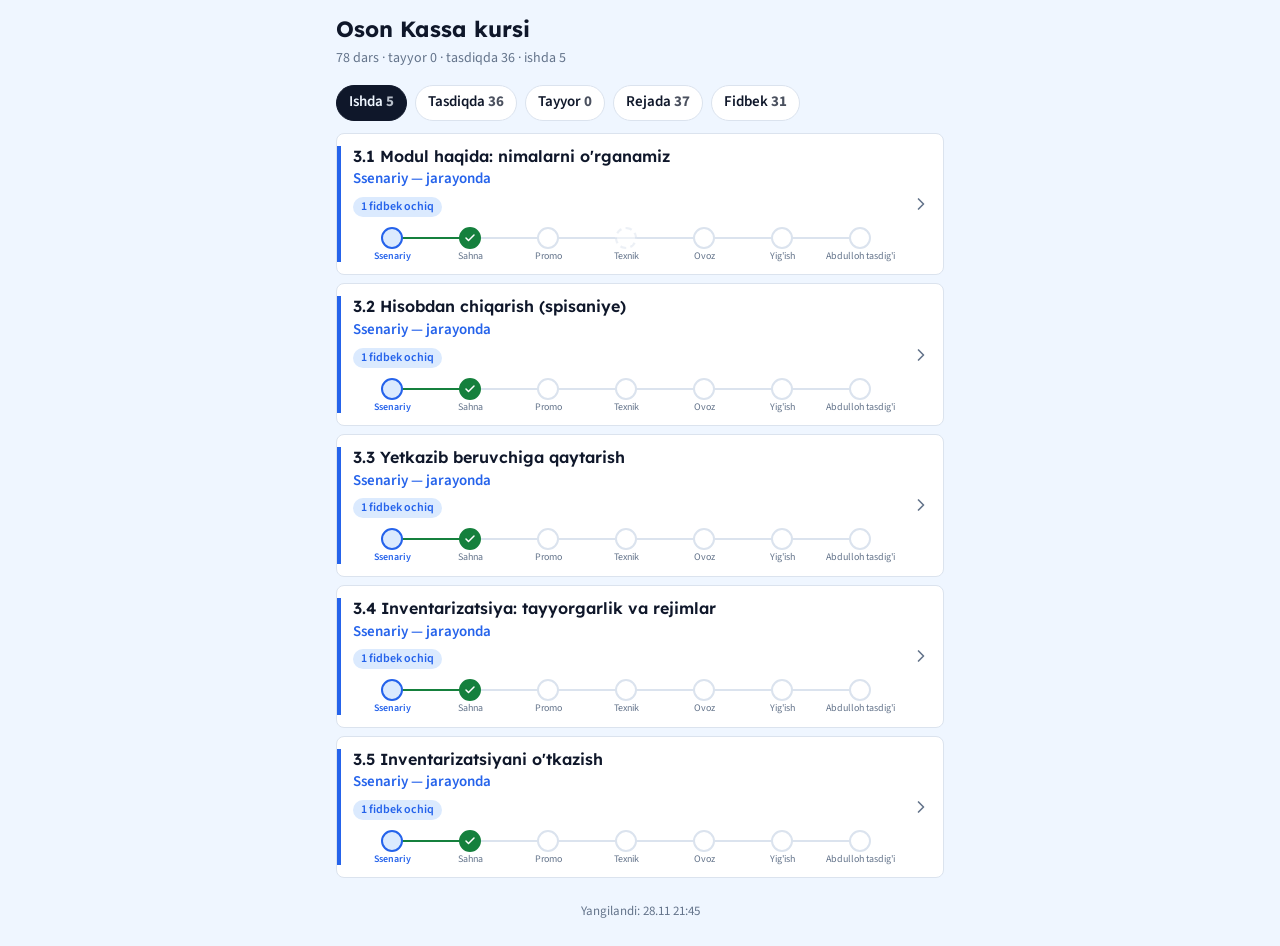
<file: darslar/index.html>
<!doctype html>
<html lang="uz">
<head>
<meta charset="utf-8">
<meta name="viewport" content="width=device-width,initial-scale=1,viewport-fit=cover">
<meta name="robots" content="noindex,nofollow">
<title>Oson Darslar</title>
<!-- «Oson Darslar» Mini App (Telegram, @osonprojects_bot). Manba: OsonProjects/darslar-bot/webapp/. Uslub — Oson Updater Mini App'idan (updater/webapp/).
     Ma'lumot: data.json (darslar-bot/webapp/yasash.mjs har push'da reja-toliq.json, ssenariylar.json, fidbek.json dan yig'adi). -->
<link rel="preconnect" href="https://fonts.googleapis.com">
<link rel="preconnect" href="https://fonts.gstatic.com" crossorigin>
<link rel="stylesheet" href="https://fonts.googleapis.com/css2?family=Lexend:wght@500;600;700&family=Source+Sans+3:wght@400;600&display=swap">
<link rel="stylesheet" href="app.css?v=20261119b">
<script src="https://telegram.org/js/telegram-web-app.js"></script>
</head>
<body>
<div id="ilova"><main><p class="bosh">Yuklanmoqda…</p></main></div>
<script type="module" src="app.js?v=20261119b"></script>
</body>
</html>
</file>
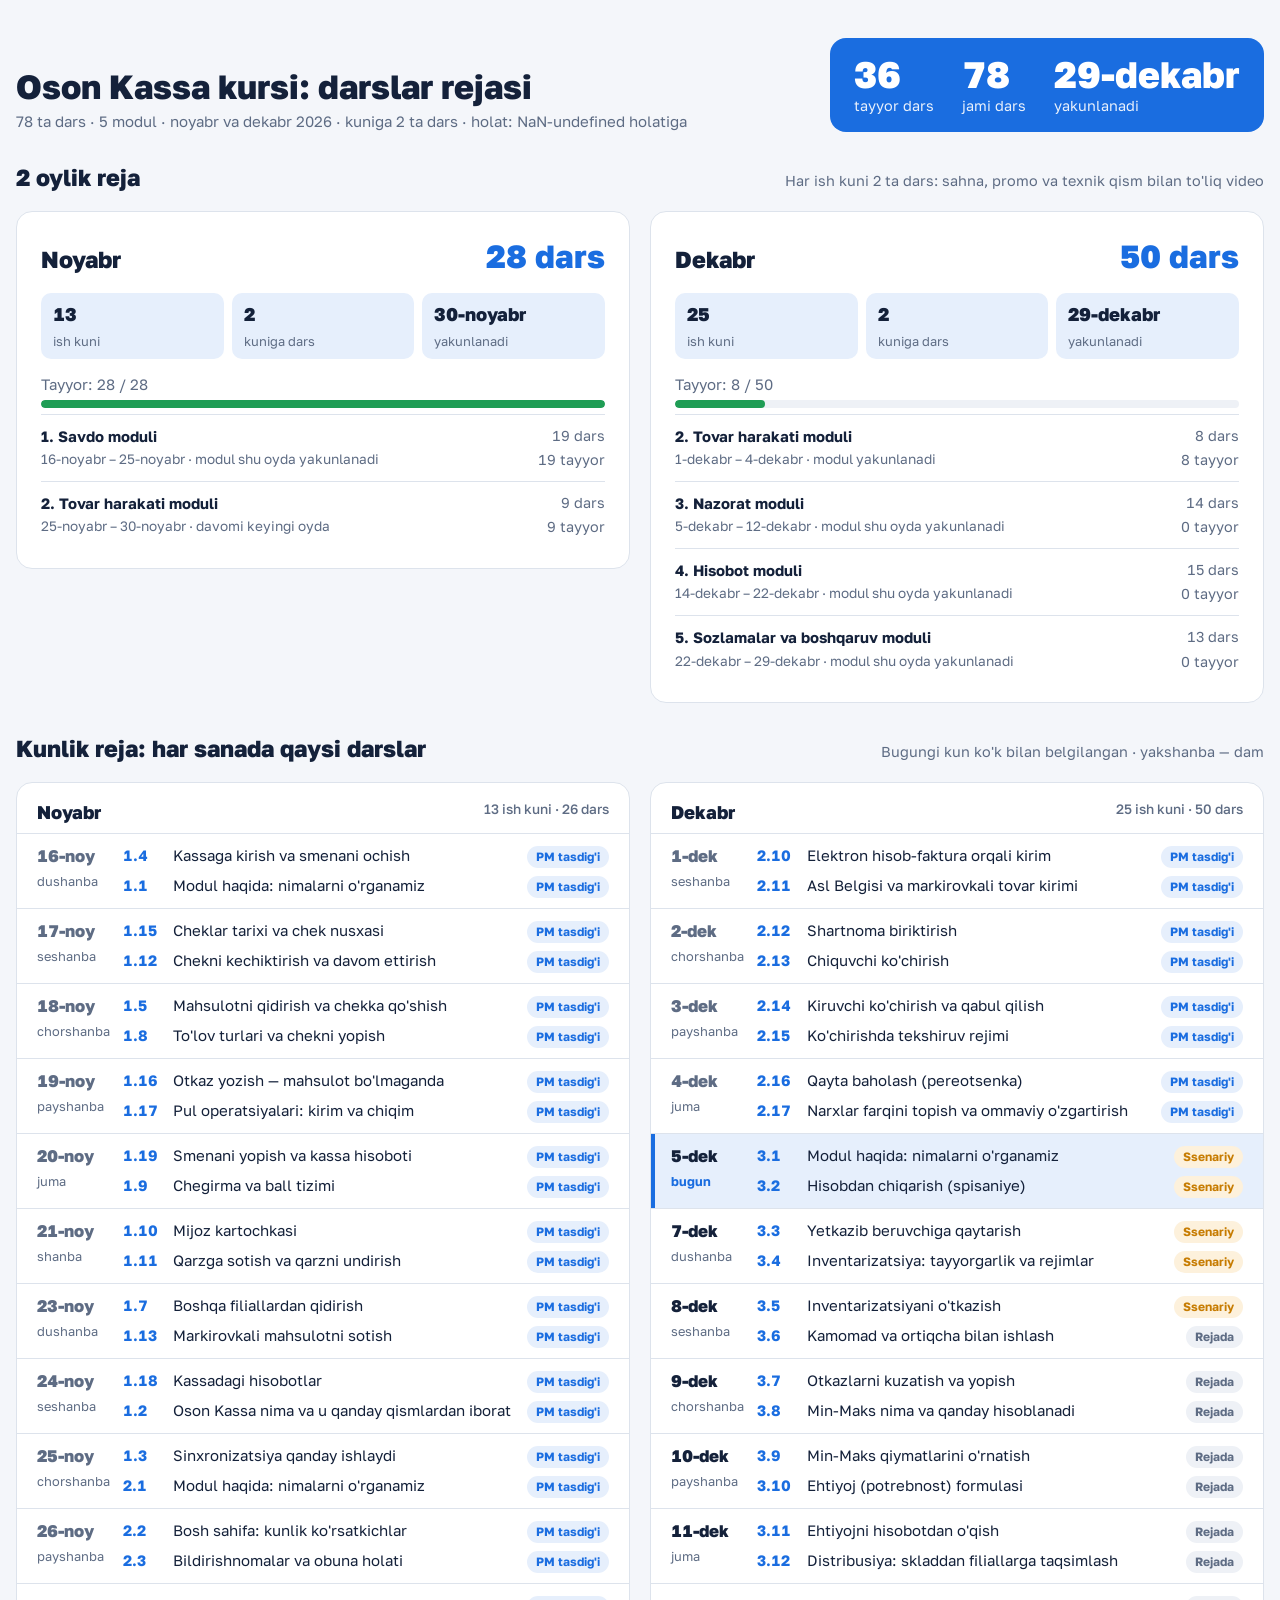
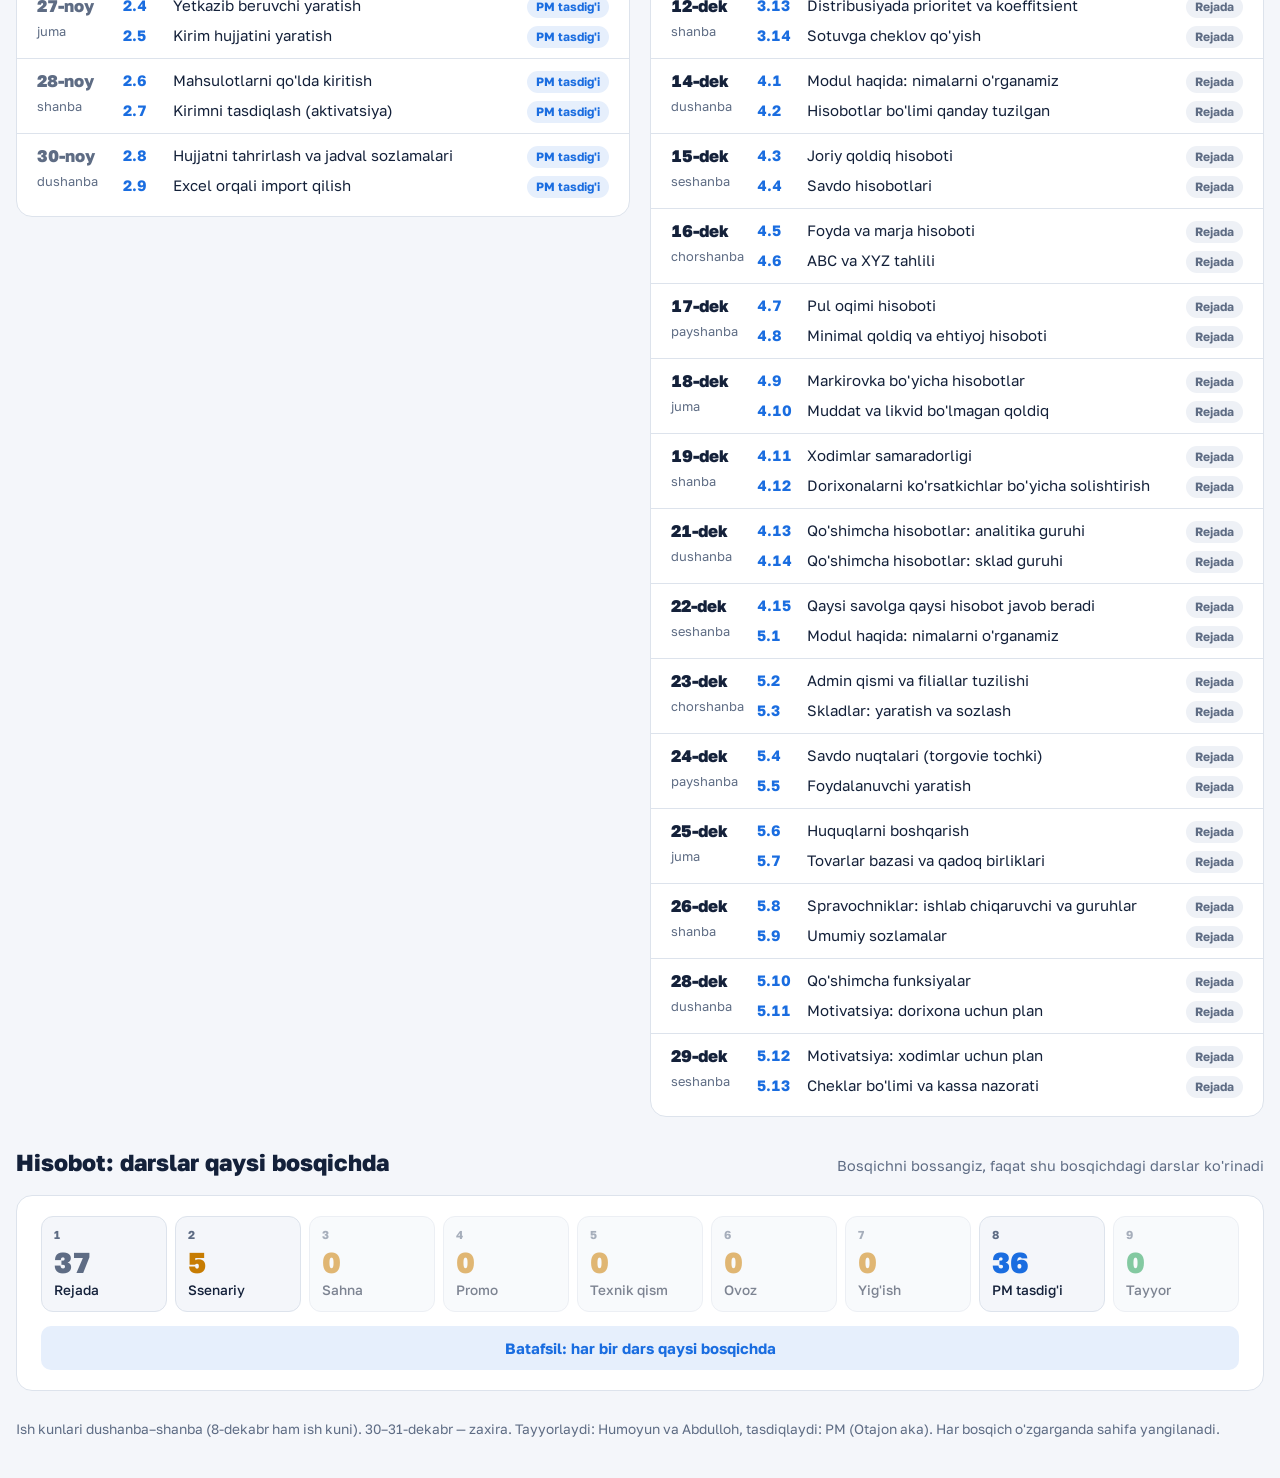
<file: reja/index.html>
<!doctype html>
<html lang="uz">
<head>
<meta charset="utf-8">
<meta name="viewport" content="width=device-width,initial-scale=1,viewport-fit=cover">
<meta name="robots" content="noindex,nofollow">
<title>Oson Kassa darslar rejasi</title>
<meta name="claude:viewport-fit-sides" content="cover">
<link rel="stylesheet" href="https://fonts.googleapis.com/css2?family=Golos+Text:wght@400;500;700;800&display=swap">
</head>
<body>
<style>
  /* Oson Akademiya materiallari uslubi (Video darslar xarajati sahifasidan): och fon, oq kartalar, ko'k aksent, Golos Text */
  :root {
    --bg: #F4F6FA; --panel: #FFFFFF; --line: #DDE3EC; --ink: #14213A; --mute: #5E6C84;
    --accent: #1A6DE0; --soft: #E6EFFC; --on-accent: #FFFFFF;
    --ok: #1F9D55; --ok-soft: #E3F5EA; --warn: #C77C02; --warn-soft: #FDF1DC; --bad: #D93A3A; --bad-soft: #FCE6E6; --grey-soft: #EEF1F6;
  }
  @media (prefers-color-scheme: dark) {
    :root:not([data-theme="light"]) {
      --bg: #0F1522; --panel: #18202F; --line: #2A3446; --ink: #E8EDF5; --mute: #97A3B8;
      --accent: #5B9BFF; --soft: #1E2B42; --on-accent: #0F1522;
      --ok: #4CC27E; --ok-soft: #173326; --warn: #E9A93A; --warn-soft: #3A2D14; --bad: #F06B6B; --bad-soft: #3D1D22; --grey-soft: #222B3B;
      color-scheme: dark;
    }
  }
  :root[data-theme="dark"] {
    --bg: #0F1522; --panel: #18202F; --line: #2A3446; --ink: #E8EDF5; --mute: #97A3B8;
    --accent: #5B9BFF; --soft: #1E2B42; --on-accent: #0F1522;
    --ok: #4CC27E; --ok-soft: #173326; --warn: #E9A93A; --warn-soft: #3A2D14; --bad: #F06B6B; --bad-soft: #3D1D22; --grey-soft: #222B3B;
    color-scheme: dark;
  }
  * { box-sizing: border-box; }
  body { margin: 0; background: var(--bg); color: var(--ink); font: 15px/1.5 "Golos Text", "Segoe UI", system-ui, sans-serif; }
  .wrap { max-width: 1280px; margin: 0 auto; padding-block: clamp(20px, 3vw, 48px); padding-left: max(16px, env(safe-area-inset-left, 0px)); padding-right: max(16px, env(safe-area-inset-right, 0px)); display: flex; flex-direction: column; gap: 28px; }
  h1 { margin: 0 0 4px; font-size: clamp(1.6rem, 3vw, 2.1rem); font-weight: 800; line-height: 1.15; text-wrap: balance; }
  h2 { margin: 0 0 4px; font-size: 1.45rem; font-weight: 800; }
  .sub { margin: 0; color: var(--mute); }
  .sec-h { display: flex; flex-wrap: wrap; justify-content: space-between; align-items: baseline; gap: 4px 16px; margin-bottom: 12px; }
  .sec-h p { margin: 0; color: var(--mute); font-size: .9rem; }
  .num { font-variant-numeric: tabular-nums; }

  .bosh { display: flex; flex-wrap: wrap; justify-content: space-between; align-items: flex-end; gap: 16px 32px; }
  .umumiy { background: var(--accent); color: var(--on-accent); border-radius: 16px; padding: 16px 24px; display: flex; flex-wrap: wrap; gap: 4px 28px; align-items: baseline; }
  .umumiy div { display: flex; flex-direction: column; }
  .umumiy b { font-size: 2.3rem; font-weight: 800; line-height: 1.1; font-variant-numeric: tabular-nums; }
  .umumiy span { opacity: .9; font-size: .9rem; }

  .oylar { display: grid; grid-template-columns: 1fr 1fr; gap: 20px; align-items: start; }
  .oy { background: var(--panel); border: 1px solid var(--line); border-radius: 16px; padding: 20px 24px; min-width: 0; }
  .oy-top { display: flex; justify-content: space-between; align-items: baseline; gap: 12px; flex-wrap: wrap; }
  .oy-top .katta { font-size: 2rem; font-weight: 800; color: var(--accent); font-variant-numeric: tabular-nums; }
  .oy-meta { display: grid; grid-template-columns: repeat(3, 1fr); gap: 8px; margin: 12px 0 14px; }
  .oy-meta div { background: var(--soft); border-radius: 10px; padding: 8px 12px; }
  .oy-meta b { display: block; font-size: 1.15rem; font-weight: 800; font-variant-numeric: tabular-nums; }
  .oy-meta span { font-size: .8rem; color: var(--mute); }
  .bar { height: 8px; border-radius: 4px; background: var(--grey-soft); overflow: hidden; margin: 4px 0 6px; }
  .bar i { display: block; height: 100%; background: var(--ok); border-radius: 4px; }
  .mod { display: grid; grid-template-columns: 1fr auto; gap: 2px 12px; padding: 10px 0; border-top: 1px solid var(--line); }
  .mod b { font-weight: 700; }
  .mod .r { text-align: right; color: var(--mute); font-size: .9rem; white-space: nowrap; }
  .mod .s { color: var(--mute); font-size: .85rem; }

  .kunlar { display: grid; grid-template-columns: 1fr 1fr; gap: 20px; align-items: start; }
  .kun-oy { background: var(--panel); border: 1px solid var(--line); border-radius: 16px; padding: 8px 0; min-width: 0; }
  .kun-oy h3 { margin: 8px 20px 6px; font-size: 1.15rem; font-weight: 800; display: flex; justify-content: space-between; gap: 8px; }
  .kun-oy h3 span { font-weight: 500; color: var(--mute); font-size: .85rem; }
  .kun { display: grid; grid-template-columns: 76px 1fr; gap: 10px; padding: 10px 20px; border-top: 1px solid var(--line); }
  .kun.bugun { background: var(--soft); box-shadow: inset 4px 0 0 var(--accent); }
  .kun.otgan .sana { color: var(--mute); }
  .sana b { display: block; font-weight: 800; font-size: 1.05rem; font-variant-numeric: tabular-nums; }
  .sana span { color: var(--mute); font-size: .8rem; }
  .kun.bugun .sana span { color: var(--accent); font-weight: 700; }
  .darslar { display: flex; flex-direction: column; gap: 6px; min-width: 0; }
  .dars { display: grid; grid-template-columns: 2.6rem 1fr auto; gap: 8px; align-items: baseline; }
  .dars .id { font-weight: 700; color: var(--accent); font-variant-numeric: tabular-nums; }
  .dars .nm { min-width: 0; }

  .chip { display: inline-block; font-size: .75rem; font-weight: 700; border-radius: 999px; padding: 2px 9px; white-space: nowrap; background: var(--grey-soft); color: var(--mute); }
  .chip.c-tayyor { background: var(--ok-soft); color: var(--ok); }
  .chip.c-ish { background: var(--warn-soft); color: var(--warn); }
  .chip.c-kech { background: var(--bad-soft); color: var(--bad); }
  .chip.c-pm { background: var(--soft); color: var(--accent); }

  .hisobot { background: var(--panel); border: 1px solid var(--line); border-radius: 16px; padding: 20px 24px; }
  .qadamlar { display: grid; grid-template-columns: repeat(9, minmax(0, 1fr)); gap: 8px; }
  .qadam { font: inherit; color: inherit; text-align: left; border: 1px solid var(--line); background: var(--bg); border-radius: 12px; padding: 10px 12px; cursor: pointer; display: flex; flex-direction: column; gap: 2px; min-width: 0; position: relative; }
  .qadam:hover { border-color: var(--accent); }
  .qadam:focus-visible { outline: 2px solid var(--accent); outline-offset: 2px; }
  .qadam .q-n { font-size: .72rem; color: var(--mute); font-weight: 700; }
  .qadam .q-son { font-size: 1.8rem; font-weight: 800; line-height: 1.1; font-variant-numeric: tabular-nums; }
  .qadam .q-nom { font-size: .85rem; font-weight: 500; overflow-wrap: anywhere; }
  .qadam.bosh-q .q-son { color: var(--mute); }
  .qadam.ish .q-son { color: var(--warn); }
  .qadam.pm .q-son { color: var(--accent); }
  .qadam.tay .q-son { color: var(--ok); }
  .qadam.zero { opacity: .55; }
  .qadam[aria-pressed="true"] { background: var(--accent); border-color: var(--accent); color: var(--on-accent); opacity: 1; }
  .qadam[aria-pressed="true"] .q-son, .qadam[aria-pressed="true"] .q-n { color: var(--on-accent); }
  .kech-qator { margin-top: 12px; font-size: .9rem; color: var(--bad); font-weight: 700; }

  details.detal { margin-top: 14px; }
  details.detal > summary { cursor: pointer; list-style: none; display: block; text-align: center; font-weight: 700; color: var(--accent); background: var(--soft); border-radius: 10px; padding: 11px; user-select: none; }
  details.detal > summary::-webkit-details-marker { display: none; }
  details.detal[open] > summary { background: var(--accent); color: var(--on-accent); }
  .filtr-yozuv { margin: 12px 0 4px; color: var(--mute); font-size: .9rem; display: flex; gap: 10px; align-items: center; flex-wrap: wrap; }
  .filtr-yozuv button { font: inherit; font-size: .85rem; font-weight: 700; color: var(--accent); background: var(--soft); border: 0; border-radius: 999px; padding: 3px 12px; cursor: pointer; }
  .tw { overflow-x: auto; }
  table { border-collapse: collapse; width: 100%; font-size: .92rem; min-width: 760px; }
  th, td { padding: 9px 10px; text-align: left; border-bottom: 1px solid var(--line); vertical-align: middle; }
  th { font-size: 12px; text-transform: uppercase; letter-spacing: .04em; color: var(--mute); font-weight: 700; }
  th.c, td.c { text-align: center; }
  tr.mrow td { background: var(--soft); font-weight: 800; color: var(--accent); }
  td.id { font-weight: 700; color: var(--accent); font-variant-numeric: tabular-nums; white-space: nowrap; }
  td.sn { white-space: nowrap; color: var(--mute); font-variant-numeric: tabular-nums; }
  .nuqta { display: inline-block; width: 14px; height: 14px; border-radius: 50%; border: 2px solid var(--line); vertical-align: middle; }
  .nuqta.t { background: var(--ok); border-color: var(--ok); }
  .nuqta.j { border-color: var(--warn); background: var(--warn-soft); }
  .nuqta.k { border-color: var(--bad); }
  .nuqta.x { border: 0; width: 12px; height: 2px; border-radius: 0; background: var(--line); }
  .belgilar { display: flex; flex-wrap: wrap; gap: 14px; font-size: .82rem; color: var(--mute); margin: 10px 0 2px; }
  .belgilar span { display: inline-flex; align-items: center; gap: 6px; }
  .eslatma { font-size: .85rem; color: var(--mute); margin: 0; }

  @media (max-width: 1100px) { .qadamlar { grid-template-columns: repeat(5, minmax(0, 1fr)); } }
  @media (max-width: 860px) { .oylar, .kunlar { grid-template-columns: 1fr; } }
  @media (max-width: 560px) {
    .qadamlar { grid-template-columns: repeat(3, minmax(0, 1fr)); }
    .oy, .hisobot { padding: 16px; }
    .kun { grid-template-columns: 58px 1fr; padding: 10px 14px; }
    .dars { grid-template-columns: 2.4rem 1fr; }
    .dars .chip { grid-column: 2; justify-self: start; }
    .umumiy b { font-size: 1.8rem; }
    .oy-meta { grid-template-columns: 1fr 1fr 1fr; }
  }
</style>

<div class="wrap">
  <div class="bosh">
    <div>
      <h1>Oson Kassa kursi: darslar rejasi</h1>
      <p class="sub">78 ta dars · 5 modul · noyabr va dekabr 2026 · kuniga 2 ta dars · holat: <span id="yangilandi">—</span></p>
    </div>
    <div class="umumiy" id="umumiy">
      <div><b id="u-tayyor">—</b><span>tayyor dars</span></div>
      <div><b>78</b><span>jami dars</span></div>
      <div><b id="u-oxir">—</b><span>yakunlanadi</span></div>
    </div>
  </div>

  <section aria-labelledby="oylar-h">
    <div class="sec-h"><h2 id="oylar-h">2 oylik reja</h2><p>Har ish kuni 2 ta dars: sahna, promo va texnik qism bilan to'liq video</p></div>
    <div class="oylar" id="oylar"></div>
  </section>

  <section aria-labelledby="kunlar-h">
    <div class="sec-h"><h2 id="kunlar-h">Kunlik reja: har sanada qaysi darslar</h2><p>Bugungi kun ko'k bilan belgilangan · yakshanba — dam</p></div>
    <div class="kunlar" id="kunlar"></div>
  </section>

  <section aria-labelledby="hisobot-h">
    <div class="sec-h"><h2 id="hisobot-h">Hisobot: darslar qaysi bosqichda</h2><p id="h-izoh">Bosqichni bossangiz, faqat shu bosqichdagi darslar ko'rinadi</p></div>
    <div class="hisobot">
      <div class="qadamlar" id="qadamlar" role="group" aria-label="Bosqichlar"></div>
      <div class="kech-qator" id="kech" hidden></div>
      <details class="detal" id="detal">
        <summary>Batafsil: har bir dars qaysi bosqichda</summary>
        <div class="filtr-yozuv" id="filtr-yozuv" hidden></div>
        <div class="belgilar" aria-hidden="true">
          <span><i class="nuqta t"></i>bajarildi</span>
          <span><i class="nuqta j"></i>ishlanyapti</span>
          <span><i class="nuqta"></i>hali yo'q</span>
          <span><i class="nuqta x"></i>kerak emas</span>
        </div>
        <div class="tw">
          <table>
            <thead><tr><th>№</th><th>Dars mavzusi</th><th>Reja</th><th>Hozirgi bosqich</th><th class="c">Ssenariy</th><th class="c">Sahna</th><th class="c">Promo</th><th class="c">Texnik</th><th class="c">Ovoz</th><th class="c">Yig'ish</th><th class="c">PM</th></tr></thead>
            <tbody id="jadval"></tbody>
          </table>
        </div>
      </details>
    </div>
  </section>

  <p class="eslatma">Ish kunlari dushanba–shanba (8-dekabr ham ish kuni). 30–31-dekabr — zaxira. Tayyorlaydi: Humoyun va Abdulloh, tasdiqlaydi: PM (Otajon aka). Har bosqich o'zgarganda sahifa yangilanadi.</p>
</div>

<script id="reja-data" type="application/json">{"yangilandi":"2026-11-27 15:30","format":"To‘liq (sahna + promo + texnik), kuniga 2 dars, 16.11–29.12","rows":[{"id":"1.6","modul":"1. Savdo","nomi":"Analoglar bilan ishlash","reja_sana":"2026-10-26","ssenariy":"t","sahna":"t","promo":"t","texnik":"t","ovoz":"t","yigish":"t","tasdiq":"","tayyor_sana":"2026-10-26","izoh":"21.11 fidbeki bo'yicha tuzatildi va qayta yig'ildi; Telegram'ga yuborildi, PM tasdig'ida"},{"id":"1.14","modul":"1. Savdo","nomi":"Mahsulotni qaytarish (vozvrat)","reja_sana":"2026-10-26","ssenariy":"t","sahna":"t","promo":"t","texnik":"t","ovoz":"t","yigish":"t","tasdiq":"","tayyor_sana":"2026-10-26","izoh":"21.11 fidbeki bo'yicha tuzatildi va qayta yig'ildi; Telegram'ga yuborildi, PM tasdig'ida"},{"id":"1.4","modul":"1. Savdo","nomi":"Kassaga kirish va smenani ochish","reja_sana":"2026-11-16","ssenariy":"t","sahna":"t","promo":"t","texnik":"t","ovoz":"t","yigish":"t","tasdiq":"","tayyor_sana":"2026-11-18","izoh":"To'liq dars tayyor (2:15) — ikki qatorli logotip va yakun «Biz bilan barchasi Oson!» bilan (21.11); Telegram'ga yuborildi, PM tasdig'ida"},{"id":"1.1","modul":"1. Savdo","nomi":"Modul haqida: nimalarni o'rganamiz","reja_sana":"2026-11-16","ssenariy":"t","sahna":"t","promo":"t","texnik":"-","ovoz":"t","yigish":"t","tasdiq":"","tayyor_sana":"2026-11-16","izoh":"To'liq dars tayyor (1:38) — ikki qatorli logotip va yakun «Biz bilan barchasi Oson!» bilan (21.11); Telegram'ga yuborildi, PM tasdig'ida"},{"id":"1.15","modul":"1. Savdo","nomi":"Cheklar tarixi va chek nusxasi","reja_sana":"2026-11-17","ssenariy":"t","sahna":"t","promo":"t","texnik":"t","ovoz":"t","yigish":"t","tasdiq":"","tayyor_sana":"2026-11-18","izoh":"21.11 fidbeki bo'yicha tuzatildi va qayta yig'ildi; Telegram'ga yuborildi, PM tasdig'ida"},{"id":"1.12","modul":"1. Savdo","nomi":"Chekni kechiktirish va davom ettirish","reja_sana":"2026-11-17","ssenariy":"t","sahna":"t","promo":"t","texnik":"t","ovoz":"t","yigish":"t","tasdiq":"","tayyor_sana":"2026-11-18","izoh":"23.11 fidbeklari bo'yicha tuzatildi va Telegram'ga yuborildi, PM tasdig'ida"},{"id":"1.5","modul":"1. Savdo","nomi":"Mahsulotni qidirish va chekka qo'shish","reja_sana":"2026-11-18","ssenariy":"t","sahna":"t","promo":"t","texnik":"t","ovoz":"t","yigish":"t","tasdiq":"","tayyor_sana":"2026-11-21","izoh":"tuzatildi (21.11), qayta yig'ilib Telegram'ga yuborildi, PM tasdig'ida"},{"id":"1.8","modul":"1. Savdo","nomi":"To'lov turlari va chekni yopish","reja_sana":"2026-11-18","ssenariy":"t","sahna":"t","promo":"t","texnik":"t","ovoz":"t","yigish":"t","tasdiq":"","tayyor_sana":"2026-11-21","izoh":"tuzatildi (21.11), qayta yig'ilib Telegram'ga yuborildi, PM tasdig'ida"},{"id":"1.16","modul":"1. Savdo","nomi":"Otkaz yozish — mahsulot bo'lmaganda","reja_sana":"2026-11-19","ssenariy":"t","sahna":"t","promo":"t","texnik":"t","ovoz":"t","yigish":"t","tasdiq":"","tayyor_sana":"2026-11-19","izoh":"To'liq dars tayyor (2:14) — ikki qatorli logotip va yakun «Biz bilan barchasi Oson!» bilan (21.11); Telegram'ga yuborildi, PM tasdig'ida"},{"id":"1.17","modul":"1. Savdo","nomi":"Pul operatsiyalari: kirim va chiqim","reja_sana":"2026-11-19","ssenariy":"t","sahna":"t","promo":"t","texnik":"t","ovoz":"t","yigish":"t","tasdiq":"","tayyor_sana":"2026-11-21","izoh":"23.11 fidbeklari bo'yicha tuzatildi va Telegram'ga yuborildi, PM tasdig'ida"},{"id":"1.19","modul":"1. Savdo","nomi":"Smenani yopish va kassa hisoboti","reja_sana":"2026-11-20","ssenariy":"t","sahna":"t","promo":"t","texnik":"t","ovoz":"t","yigish":"t","tasdiq":"","tayyor_sana":"2026-11-21","izoh":"23.11 fidbeklari bo'yicha tuzatildi va Telegram'ga yuborildi, PM tasdig'ida"},{"id":"1.9","modul":"1. Savdo","nomi":"Chegirma va ball tizimi","reja_sana":"2026-11-20","ssenariy":"t","sahna":"t","promo":"t","texnik":"t","ovoz":"t","yigish":"t","tasdiq":"","tayyor_sana":"2026-11-21","izoh":"tuzatildi (21.11), qayta yig'ilib Telegram'ga yuborildi, PM tasdig'ida"},{"id":"1.10","modul":"1. Savdo","nomi":"Mijoz kartochkasi","reja_sana":"2026-11-21","ssenariy":"t","sahna":"t","promo":"t","texnik":"t","ovoz":"t","yigish":"t","tasdiq":"","tayyor_sana":"2026-11-21","izoh":"23.11 fidbeklari bo'yicha tuzatildi va Telegram'ga yuborildi, PM tasdig'ida"},{"id":"1.11","modul":"1. Savdo","nomi":"Qarzga sotish va qarzni undirish","reja_sana":"2026-11-21","ssenariy":"t","sahna":"t","promo":"t","texnik":"t","ovoz":"t","yigish":"t","tasdiq":"","tayyor_sana":"2026-11-21","izoh":"23.11 fidbeklari bo'yicha tuzatildi va Telegram'ga yuborildi, PM tasdig'ida"},{"id":"1.7","modul":"1. Savdo","nomi":"Boshqa filiallardan qidirish","reja_sana":"2026-11-23","ssenariy":"t","sahna":"t","promo":"t","texnik":"t","ovoz":"t","yigish":"t","tasdiq":"j","tayyor_sana":"2026-11-21","izoh":"23.11 fidbeklari bo'yicha tuzatildi va Telegram'ga yuborildi, PM tasdig'ida"},{"id":"1.13","modul":"1. Savdo","nomi":"Markirovkali mahsulotni sotish","reja_sana":"2026-11-23","ssenariy":"t","sahna":"t","promo":"t","texnik":"t","ovoz":"t","yigish":"t","tasdiq":"","tayyor_sana":"2026-11-23","izoh":"2-fidbek (24.11: DataMatrix, kursor / bal, Продажа) tuzatildi, 24.11 kechqurun yuborildi — Otajon aka tasdig'ini kutyapti"},{"id":"1.18","modul":"1. Savdo","nomi":"Kassadagi hisobotlar","reja_sana":"2026-11-24","ssenariy":"t","sahna":"t","promo":"t","texnik":"t","ovoz":"t","yigish":"t","tasdiq":"","tayyor_sana":"2026-11-23","izoh":"2-fidbek (24.11: DataMatrix, kursor / bal, Продажа) tuzatildi, 24.11 kechqurun yuborildi — Otajon aka tasdig'ini kutyapti"},{"id":"1.2","modul":"1. Savdo","nomi":"Oson Kassa nima va u qanday qismlardan iborat","reja_sana":"2026-11-24","ssenariy":"t","sahna":"t","promo":"t","texnik":"t","ovoz":"t","yigish":"t","tasdiq":"","tayyor_sana":"2026-11-23","izoh":"Fidbek (24.11) tuzatildi, qayta yuborildi — Otajon aka tasdig'ini kutyapti"},{"id":"1.3","modul":"1. Savdo","nomi":"Sinxronizatsiya qanday ishlaydi","reja_sana":"2026-11-25","ssenariy":"t","sahna":"t","promo":"t","texnik":"t","ovoz":"t","yigish":"t","tasdiq":"j","tayyor_sana":"2026-11-21","izoh":"23.11 fidbeklari bo'yicha tuzatildi va Telegram'ga yuborildi, PM tasdig'ida"},{"id":"2.1","modul":"2. Tovar harakati","nomi":"Modul haqida: nimalarni o'rganamiz","reja_sana":"2026-11-25","ssenariy":"t","sahna":"t","promo":"t","texnik":"-","ovoz":"t","yigish":"t","tasdiq":"","tayyor_sana":"2026-11-24","izoh":"Fidbek (24.11) tuzatildi, to'liq video 24.11 kechqurun yuborildi — Otajon aka tasdig'ini kutyapti"},{"id":"2.2","modul":"2. Tovar harakati","nomi":"Bosh sahifa: kunlik ko'rsatkichlar","reja_sana":"2026-11-26","ssenariy":"t","sahna":"t","promo":"t","texnik":"t","ovoz":"t","yigish":"t","tasdiq":"j","tayyor_sana":"2026-11-27","izoh":"Fidbek (26.11) bo'yicha tuzatildi va qayta yuborildi · 27.11: texnik qism Humoyun fidbeki (26.11) va audit bo'yicha qayta qurildi, Главная'dan boshlanadi, kadrma-kadr tekshirilib Telegram'ga yuborildi"},{"id":"2.3","modul":"2. Tovar harakati","nomi":"Bildirishnomalar va obuna holati","reja_sana":"2026-11-26","ssenariy":"t","sahna":"t","promo":"t","texnik":"t","ovoz":"t","yigish":"t","tasdiq":"j","tayyor_sana":"2026-11-27","izoh":"Fidbek (26.11) bo'yicha tuzatildi va qayta yuborildi · 27.11: texnik qism Humoyun fidbeki (26.11) va audit bo'yicha qayta qurildi, Главная'dan boshlanadi, kadrma-kadr tekshirilib Telegram'ga yuborildi"},{"id":"2.4","modul":"2. Tovar harakati","nomi":"Yetkazib beruvchi yaratish","reja_sana":"2026-11-27","ssenariy":"t","sahna":"t","promo":"t","texnik":"t","ovoz":"t","yigish":"t","tasdiq":"j","tayyor_sana":"2026-11-27","izoh":"Fidbek (26.11) bo'yicha tuzatildi va qayta yuborildi · 27.11: texnik qism Humoyun fidbeki (26.11) va audit bo'yicha qayta qurildi, Главная'dan boshlanadi, kadrma-kadr tekshirilib Telegram'ga yuborildi"},{"id":"2.5","modul":"2. Tovar harakati","nomi":"Kirim hujjatini yaratish","reja_sana":"2026-11-27","ssenariy":"t","sahna":"t","promo":"t","texnik":"t","ovoz":"t","yigish":"t","tasdiq":"j","tayyor_sana":"2026-11-27","izoh":"Fidbek (26.11) bo'yicha tuzatildi va qayta yuborildi · 27.11: texnik qism Humoyun fidbeki (26.11) va audit bo'yicha qayta qurildi, Главная'dan boshlanadi, kadrma-kadr tekshirilib Telegram'ga yuborildi"},{"id":"2.6","modul":"2. Tovar harakati","nomi":"Mahsulotlarni qo'lda kiritish","reja_sana":"2026-11-28","ssenariy":"t","sahna":"t","promo":"t","texnik":"t","ovoz":"t","yigish":"t","tasdiq":"j","tayyor_sana":"2026-11-27","izoh":"Fidbek (26.11) bo'yicha tuzatildi va qayta yuborildi · 27.11: texnik qism Humoyun fidbeki (26.11) va audit bo'yicha qayta qurildi, Главная'dan boshlanadi, kadrma-kadr tekshirilib Telegram'ga yuborildi"},{"id":"2.7","modul":"2. Tovar harakati","nomi":"Kirimni tasdiqlash (aktivatsiya)","reja_sana":"2026-11-28","ssenariy":"t","sahna":"t","promo":"t","texnik":"t","ovoz":"t","yigish":"t","tasdiq":"j","tayyor_sana":"2026-11-27","izoh":"Humoyun fidbeki (25.11) bo'yicha qayta: texnik (bo'lim va tugma ko'rsatiladi, gap harakatga sinxron, belgilash rang bilan), sahna (2.8, 2.9 — monitor oldida, bepul Seedance; 2.7 k2 — «tavar»), talaffuz · 25.11 kechqurun qayta yig'ildi va Telegram'ga yuborildi · 27.11: texnik qism Humoyun fidbeki (26.11) va audit bo'yicha qayta qurildi, Главная'dan boshlanadi, kadrma-kadr tekshirilib Telegram'ga yuborildi"},{"id":"2.8","modul":"2. Tovar harakati","nomi":"Hujjatni tahrirlash va jadval sozlamalari","reja_sana":"2026-11-30","ssenariy":"t","sahna":"t","promo":"t","texnik":"t","ovoz":"t","yigish":"t","tasdiq":"j","tayyor_sana":"2026-11-27","izoh":"Humoyun fidbeki (25.11) bo'yicha qayta: texnik (bo'lim va tugma ko'rsatiladi, gap harakatga sinxron, belgilash rang bilan), sahna (2.8, 2.9 — monitor oldida, bepul Seedance; 2.7 k2 — «tavar»), talaffuz · 25.11 kechqurun qayta yig'ildi va Telegram'ga yuborildi · 27.11: texnik qayta qurildi va tekshirildi; yangi sahna (zamonaviy dorixona, Veo Lite) kredit tasdig'ini kutyapti 27.11: sahna yangi dorixonada (Veo Lite), to'liq video yuborildi."},{"id":"2.9","modul":"2. Tovar harakati","nomi":"Excel orqali import qilish","reja_sana":"2026-11-30","ssenariy":"t","sahna":"t","promo":"t","texnik":"t","ovoz":"t","yigish":"t","tasdiq":"j","tayyor_sana":"2026-11-27","izoh":"Humoyun fidbeki (25.11) bo'yicha qayta: texnik (bo'lim va tugma ko'rsatiladi, gap harakatga sinxron, belgilash rang bilan), sahna (2.8, 2.9 — monitor oldida, bepul Seedance; 2.7 k2 — «tavar»), talaffuz · 25.11 kechqurun qayta yig'ildi va yuborildi · 27.11: texnik qayta qurildi va tekshirildi · 27.11: sahna yangi dorixonada (Veo Lite, 1-modul qahramonlari), to'liq video yuborildi."},{"id":"2.10","modul":"2. Tovar harakati","nomi":"Elektron hisob-faktura orqali kirim","reja_sana":"2026-12-01","ssenariy":"t","sahna":"t","promo":"t","texnik":"t","ovoz":"t","yigish":"t","tasdiq":"j","tayyor_sana":"2026-11-27","izoh":"Yig'ildi va Telegram'ga yuborildi (25.11 kechqurun); sahna — bepul Seedance + VoiceLab, texnik — bo'lim va tugma gap bilan sinxron · 27.11: texnik qayta qurildi va tekshirildi · 27.11: sahna yangi dorixonada (Veo Lite, 1-modul qahramonlari), to'liq video yuborildi."},{"id":"2.11","modul":"2. Tovar harakati","nomi":"Asl Belgisi va markirovkali tovar kirimi","reja_sana":"2026-12-01","ssenariy":"t","sahna":"t","promo":"t","texnik":"t","ovoz":"t","yigish":"t","tasdiq":"j","tayyor_sana":"2026-11-27","izoh":"Yig'ildi va Telegram'ga yuborildi (25.11 kechqurun); sahna — bepul Seedance + VoiceLab, texnik — gap bilan sinxron · 27.11: texnik qayta qurildi va tekshirildi · 27.11: sahna yangi dorixonada (Veo Lite, 1-modul qahramonlari), to'liq video yuborildi."},{"id":"2.12","modul":"2. Tovar harakati","nomi":"Shartnoma biriktirish","reja_sana":"2026-12-02","ssenariy":"t","sahna":"t","promo":"t","texnik":"t","ovoz":"t","yigish":"t","tasdiq":"j","tayyor_sana":"2026-11-27","izoh":"Yig'ildi va Telegram'ga yuborildi (25.11 kechqurun); sahna — bepul Seedance + VoiceLab, texnik — bo'lim va tugma gap bilan sinxron · 27.11: texnik qayta qurildi va tekshirildi · 27.11: sahna yangi dorixonada (Veo Lite, 1-modul qahramonlari), to'liq video yuborildi."},{"id":"2.13","modul":"2. Tovar harakati","nomi":"Chiquvchi ko'chirish","reja_sana":"2026-12-02","ssenariy":"t","sahna":"t","promo":"t","texnik":"t","ovoz":"t","yigish":"t","tasdiq":"j","tayyor_sana":"2026-11-27","izoh":"Yig'ildi va Telegram'ga yuborildi (26.11 tun, 2:12) · 27.11: texnik qayta qurildi va tekshirildi · 27.11: sahna yangi dorixonada (Veo Lite, 1-modul qahramonlari), to'liq video yuborildi."},{"id":"2.14","modul":"2. Tovar harakati","nomi":"Kiruvchi ko'chirish va qabul qilish","reja_sana":"2026-12-03","ssenariy":"t","sahna":"t","promo":"t","texnik":"t","ovoz":"t","yigish":"t","tasdiq":"j","tayyor_sana":"2026-11-27","izoh":"Yig'ildi va Telegram'ga yuborildi (26.11 tun); texnik qismdagi bir lahzalik oq chaqnashlar olib tashlangan · 27.11: texnik qayta qurildi va tekshirildi · 27.11: sahna yangi dorixonada (Veo Lite, 1-modul qahramonlari), to'liq video yuborildi."},{"id":"2.15","modul":"2. Tovar harakati","nomi":"Ko'chirishda tekshiruv rejimi","reja_sana":"2026-12-03","ssenariy":"t","sahna":"t","promo":"t","texnik":"t","ovoz":"t","yigish":"t","tasdiq":"j","tayyor_sana":"2026-11-27","izoh":"Yig'ildi va Telegram'ga yuborildi (26.11 tun, 1:50) · 27.11: texnik qayta qurildi va tekshirildi · 27.11: sahna yangi dorixonada (Veo Lite, 1-modul qahramonlari), to'liq video yuborildi."},{"id":"2.16","modul":"2. Tovar harakati","nomi":"Qayta baholash (pereotsenka)","reja_sana":"2026-12-04","ssenariy":"t","sahna":"t","promo":"t","texnik":"t","ovoz":"t","yigish":"t","tasdiq":"j","tayyor_sana":"2026-11-27","izoh":"Yig'ildi va Telegram'ga yuborildi (26.11 tun); texnik qismdagi bir lahzalik oq chaqnashlar olib tashlangan · 27.11: texnik qayta qurildi va tekshirildi · 27.11: sahna yangi dorixonada (Veo Lite, 1-modul qahramonlari), to'liq video yuborildi."},{"id":"2.17","modul":"2. Tovar harakati","nomi":"Narxlar farqini topish va ommaviy o'zgartirish","reja_sana":"2026-12-04","ssenariy":"t","sahna":"t","promo":"t","texnik":"t","ovoz":"t","yigish":"t","tasdiq":"j","tayyor_sana":"2026-11-27","izoh":"Yig'ildi va Telegram'ga yuborildi (26.11 tun); texnik qismdagi bir lahzalik oq chaqnashlar olib tashlangan · 27.11: texnik qayta qurildi va tekshirildi · 27.11: sahna yangi dorixonada (Veo Lite, 1-modul qahramonlari), to'liq video yuborildi."},{"id":"3.1","modul":"3. Nazorat","nomi":"Modul haqida: nimalarni o'rganamiz","reja_sana":"2026-12-05","ssenariy":"j","sahna":"t","promo":"","texnik":"-","ovoz":"","yigish":"","tasdiq":"","tayyor_sana":"","izoh":"27.11: sahna, promo va texnik ssenariysi yozildi, Humoyun sahnani tasdiqladi (3.5 dan bitta gap olib tashlandi); promo/texnik ssenariysi tasdiq kutyapti · 27.11: sahna tayyor (Veo Lite, 2 kadr) va Telegram'ga yuborildi · 27.11 kech: sahna fidbek bo'yicha tuzatildi (boshidagi ovoz, k2 = k1 davomi)"},{"id":"3.2","modul":"3. Nazorat","nomi":"Hisobdan chiqarish (spisaniye)","reja_sana":"2026-12-05","ssenariy":"j","sahna":"t","promo":"","texnik":"","ovoz":"","yigish":"","tasdiq":"","tayyor_sana":"","izoh":"27.11: sahna, promo va texnik ssenariysi yozildi, Humoyun sahnani tasdiqladi (3.5 dan bitta gap olib tashlandi); promo/texnik ssenariysi tasdiq kutyapti · 27.11: sahna tayyor (Veo Lite, 2 kadr) va Telegram'ga yuborildi · 27.11 kech: sahna fidbek bo'yicha tuzatildi (boshidagi ovoz, k2 = k1 davomi)"},{"id":"3.3","modul":"3. Nazorat","nomi":"Yetkazib beruvchiga qaytarish","reja_sana":"2026-12-07","ssenariy":"j","sahna":"t","promo":"","texnik":"","ovoz":"","yigish":"","tasdiq":"","tayyor_sana":"","izoh":"27.11: sahna, promo va texnik ssenariysi yozildi, Humoyun sahnani tasdiqladi (3.5 dan bitta gap olib tashlandi); promo/texnik ssenariysi tasdiq kutyapti · 27.11: sahna tayyor (Veo Lite, 2 kadr) va Telegram'ga yuborildi · 27.11 kech: sahna fidbek bo'yicha tuzatildi (boshidagi ovoz, k2 = k1 davomi)"},{"id":"3.4","modul":"3. Nazorat","nomi":"Inventarizatsiya: tayyorgarlik va rejimlar","reja_sana":"2026-12-07","ssenariy":"j","sahna":"t","promo":"","texnik":"","ovoz":"","yigish":"","tasdiq":"","tayyor_sana":"","izoh":"27.11: sahna, promo va texnik ssenariysi yozildi, Humoyun sahnani tasdiqladi (3.5 dan bitta gap olib tashlandi); promo/texnik ssenariysi tasdiq kutyapti · 27.11: sahna tayyor (Veo Lite, 2 kadr) va Telegram'ga yuborildi · 27.11 kech: sahna fidbek bo'yicha tuzatildi (boshidagi ovoz, k2 = k1 davomi)"},{"id":"3.5","modul":"3. Nazorat","nomi":"Inventarizatsiyani o'tkazish","reja_sana":"2026-12-08","ssenariy":"j","sahna":"t","promo":"","texnik":"","ovoz":"","yigish":"","tasdiq":"","tayyor_sana":"","izoh":"27.11: sahna, promo va texnik ssenariysi yozildi, Humoyun sahnani tasdiqladi (3.5 dan bitta gap olib tashlandi); promo/texnik ssenariysi tasdiq kutyapti · 27.11: sahna tayyor (Veo Lite, 2 kadr) va Telegram'ga yuborildi · 27.11 kech: sahna fidbek bo'yicha tuzatildi (boshidagi ovoz, k2 = k1 davomi)"},{"id":"3.6","modul":"3. Nazorat","nomi":"Kamomad va ortiqcha bilan ishlash","reja_sana":"2026-12-08","ssenariy":"","sahna":"","promo":"","texnik":"","ovoz":"","yigish":"","tasdiq":"","tayyor_sana":"","izoh":""},{"id":"3.7","modul":"3. Nazorat","nomi":"Otkazlarni kuzatish va yopish","reja_sana":"2026-12-09","ssenariy":"","sahna":"","promo":"","texnik":"","ovoz":"","yigish":"","tasdiq":"","tayyor_sana":"","izoh":""},{"id":"3.8","modul":"3. Nazorat","nomi":"Min-Maks nima va qanday hisoblanadi","reja_sana":"2026-12-09","ssenariy":"","sahna":"","promo":"","texnik":"","ovoz":"","yigish":"","tasdiq":"","tayyor_sana":"","izoh":""},{"id":"3.9","modul":"3. Nazorat","nomi":"Min-Maks qiymatlarini o'rnatish","reja_sana":"2026-12-10","ssenariy":"","sahna":"","promo":"","texnik":"","ovoz":"","yigish":"","tasdiq":"","tayyor_sana":"","izoh":""},{"id":"3.10","modul":"3. Nazorat","nomi":"Ehtiyoj (potrebnost) formulasi","reja_sana":"2026-12-10","ssenariy":"","sahna":"","promo":"","texnik":"","ovoz":"","yigish":"","tasdiq":"","tayyor_sana":"","izoh":""},{"id":"3.11","modul":"3. Nazorat","nomi":"Ehtiyojni hisobotdan o'qish","reja_sana":"2026-12-11","ssenariy":"","sahna":"","promo":"","texnik":"","ovoz":"","yigish":"","tasdiq":"","tayyor_sana":"","izoh":""},{"id":"3.12","modul":"3. Nazorat","nomi":"Distribusiya: skladdan filiallarga taqsimlash","reja_sana":"2026-12-11","ssenariy":"","sahna":"","promo":"","texnik":"","ovoz":"","yigish":"","tasdiq":"","tayyor_sana":"","izoh":""},{"id":"3.13","modul":"3. Nazorat","nomi":"Distribusiyada prioritet va koeffitsient","reja_sana":"2026-12-12","ssenariy":"","sahna":"","promo":"","texnik":"","ovoz":"","yigish":"","tasdiq":"","tayyor_sana":"","izoh":""},{"id":"3.14","modul":"3. Nazorat","nomi":"Sotuvga cheklov qo'yish","reja_sana":"2026-12-12","ssenariy":"","sahna":"","promo":"","texnik":"","ovoz":"","yigish":"","tasdiq":"","tayyor_sana":"","izoh":""},{"id":"4.1","modul":"4. Hisobot","nomi":"Modul haqida: nimalarni o'rganamiz","reja_sana":"2026-12-14","ssenariy":"","sahna":"","promo":"","texnik":"-","ovoz":"","yigish":"","tasdiq":"","tayyor_sana":"","izoh":""},{"id":"4.2","modul":"4. Hisobot","nomi":"Hisobotlar bo'limi qanday tuzilgan","reja_sana":"2026-12-14","ssenariy":"","sahna":"","promo":"","texnik":"","ovoz":"","yigish":"","tasdiq":"","tayyor_sana":"","izoh":""},{"id":"4.3","modul":"4. Hisobot","nomi":"Joriy qoldiq hisoboti","reja_sana":"2026-12-15","ssenariy":"","sahna":"","promo":"","texnik":"","ovoz":"","yigish":"","tasdiq":"","tayyor_sana":"","izoh":""},{"id":"4.4","modul":"4. Hisobot","nomi":"Savdo hisobotlari","reja_sana":"2026-12-15","ssenariy":"","sahna":"","promo":"","texnik":"","ovoz":"","yigish":"","tasdiq":"","tayyor_sana":"","izoh":""},{"id":"4.5","modul":"4. Hisobot","nomi":"Foyda va marja hisoboti","reja_sana":"2026-12-16","ssenariy":"","sahna":"","promo":"","texnik":"","ovoz":"","yigish":"","tasdiq":"","tayyor_sana":"","izoh":""},{"id":"4.6","modul":"4. Hisobot","nomi":"ABC va XYZ tahlili","reja_sana":"2026-12-16","ssenariy":"","sahna":"","promo":"","texnik":"","ovoz":"","yigish":"","tasdiq":"","tayyor_sana":"","izoh":""},{"id":"4.7","modul":"4. Hisobot","nomi":"Pul oqimi hisoboti","reja_sana":"2026-12-17","ssenariy":"","sahna":"","promo":"","texnik":"","ovoz":"","yigish":"","tasdiq":"","tayyor_sana":"","izoh":""},{"id":"4.8","modul":"4. Hisobot","nomi":"Minimal qoldiq va ehtiyoj hisoboti","reja_sana":"2026-12-17","ssenariy":"","sahna":"","promo":"","texnik":"","ovoz":"","yigish":"","tasdiq":"","tayyor_sana":"","izoh":""},{"id":"4.9","modul":"4. Hisobot","nomi":"Markirovka bo'yicha hisobotlar","reja_sana":"2026-12-18","ssenariy":"","sahna":"","promo":"","texnik":"","ovoz":"","yigish":"","tasdiq":"","tayyor_sana":"","izoh":""},{"id":"4.10","modul":"4. Hisobot","nomi":"Muddat va likvid bo'lmagan qoldiq","reja_sana":"2026-12-18","ssenariy":"","sahna":"","promo":"","texnik":"","ovoz":"","yigish":"","tasdiq":"","tayyor_sana":"","izoh":""},{"id":"4.11","modul":"4. Hisobot","nomi":"Xodimlar samaradorligi","reja_sana":"2026-12-19","ssenariy":"","sahna":"","promo":"","texnik":"","ovoz":"","yigish":"","tasdiq":"","tayyor_sana":"","izoh":""},{"id":"4.12","modul":"4. Hisobot","nomi":"Dorixonalarni ko'rsatkichlar bo'yicha solishtirish","reja_sana":"2026-12-19","ssenariy":"","sahna":"","promo":"","texnik":"","ovoz":"","yigish":"","tasdiq":"","tayyor_sana":"","izoh":""},{"id":"4.13","modul":"4. Hisobot","nomi":"Qo'shimcha hisobotlar: analitika guruhi","reja_sana":"2026-12-21","ssenariy":"","sahna":"","promo":"","texnik":"","ovoz":"","yigish":"","tasdiq":"","tayyor_sana":"","izoh":""},{"id":"4.14","modul":"4. Hisobot","nomi":"Qo'shimcha hisobotlar: sklad guruhi","reja_sana":"2026-12-21","ssenariy":"","sahna":"","promo":"","texnik":"","ovoz":"","yigish":"","tasdiq":"","tayyor_sana":"","izoh":""},{"id":"4.15","modul":"4. Hisobot","nomi":"Qaysi savolga qaysi hisobot javob beradi","reja_sana":"2026-12-22","ssenariy":"","sahna":"","promo":"","texnik":"","ovoz":"","yigish":"","tasdiq":"","tayyor_sana":"","izoh":""},{"id":"5.1","modul":"5. Sozlamalar va boshqaruv","nomi":"Modul haqida: nimalarni o'rganamiz","reja_sana":"2026-12-22","ssenariy":"","sahna":"","promo":"","texnik":"-","ovoz":"","yigish":"","tasdiq":"","tayyor_sana":"","izoh":""},{"id":"5.2","modul":"5. Sozlamalar va boshqaruv","nomi":"Admin qismi va filiallar tuzilishi","reja_sana":"2026-12-23","ssenariy":"","sahna":"","promo":"","texnik":"","ovoz":"","yigish":"","tasdiq":"","tayyor_sana":"","izoh":""},{"id":"5.3","modul":"5. Sozlamalar va boshqaruv","nomi":"Skladlar: yaratish va sozlash","reja_sana":"2026-12-23","ssenariy":"","sahna":"","promo":"","texnik":"","ovoz":"","yigish":"","tasdiq":"","tayyor_sana":"","izoh":""},{"id":"5.4","modul":"5. Sozlamalar va boshqaruv","nomi":"Savdo nuqtalari (torgovie tochki)","reja_sana":"2026-12-24","ssenariy":"","sahna":"","promo":"","texnik":"","ovoz":"","yigish":"","tasdiq":"","tayyor_sana":"","izoh":""},{"id":"5.5","modul":"5. Sozlamalar va boshqaruv","nomi":"Foydalanuvchi yaratish","reja_sana":"2026-12-24","ssenariy":"","sahna":"","promo":"","texnik":"","ovoz":"","yigish":"","tasdiq":"","tayyor_sana":"","izoh":""},{"id":"5.6","modul":"5. Sozlamalar va boshqaruv","nomi":"Huquqlarni boshqarish","reja_sana":"2026-12-25","ssenariy":"","sahna":"","promo":"","texnik":"","ovoz":"","yigish":"","tasdiq":"","tayyor_sana":"","izoh":""},{"id":"5.7","modul":"5. Sozlamalar va boshqaruv","nomi":"Tovarlar bazasi va qadoq birliklari","reja_sana":"2026-12-25","ssenariy":"","sahna":"","promo":"","texnik":"","ovoz":"","yigish":"","tasdiq":"","tayyor_sana":"","izoh":""},{"id":"5.8","modul":"5. Sozlamalar va boshqaruv","nomi":"Spravochniklar: ishlab chiqaruvchi va guruhlar","reja_sana":"2026-12-26","ssenariy":"","sahna":"","promo":"","texnik":"","ovoz":"","yigish":"","tasdiq":"","tayyor_sana":"","izoh":""},{"id":"5.9","modul":"5. Sozlamalar va boshqaruv","nomi":"Umumiy sozlamalar","reja_sana":"2026-12-26","ssenariy":"","sahna":"","promo":"","texnik":"","ovoz":"","yigish":"","tasdiq":"","tayyor_sana":"","izoh":""},{"id":"5.10","modul":"5. Sozlamalar va boshqaruv","nomi":"Qo'shimcha funksiyalar","reja_sana":"2026-12-28","ssenariy":"","sahna":"","promo":"","texnik":"","ovoz":"","yigish":"","tasdiq":"","tayyor_sana":"","izoh":""},{"id":"5.11","modul":"5. Sozlamalar va boshqaruv","nomi":"Motivatsiya: dorixona uchun plan","reja_sana":"2026-12-28","ssenariy":"","sahna":"","promo":"","texnik":"","ovoz":"","yigish":"","tasdiq":"","tayyor_sana":"","izoh":""},{"id":"5.12","modul":"5. Sozlamalar va boshqaruv","nomi":"Motivatsiya: xodimlar uchun plan","reja_sana":"2026-12-29","ssenariy":"","sahna":"","promo":"","texnik":"","ovoz":"","yigish":"","tasdiq":"","tayyor_sana":"","izoh":""},{"id":"5.13","modul":"5. Sozlamalar va boshqaruv","nomi":"Cheklar bo'limi va kassa nazorati","reja_sana":"2026-12-29","ssenariy":"","sahna":"","promo":"","texnik":"","ovoz":"","yigish":"","tasdiq":"","tayyor_sana":"","izoh":""}]}</script>
<script>
(function () {
  var D = JSON.parse(document.getElementById('reja-data').textContent);
  var rows = D.rows;
  var OY = ['yanvar', 'fevral', 'mart', 'aprel', 'may', 'iyun', 'iyul', 'avgust', 'sentabr', 'oktabr', 'noyabr', 'dekabr'];
  var HAF = ['yakshanba', 'dushanba', 'seshanba', 'chorshanba', 'payshanba', 'juma', 'shanba'];
  var BOSQ = [['ssenariy', 'Ssenariy'], ['sahna', 'Sahna'], ['promo', 'Promo'], ['texnik', 'Texnik qism'], ['ovoz', 'Ovoz'], ['yigish', "Yig'ish"], ['tasdiq', "PM tasdig'i"]];
  var bugun;
  try { bugun = new Intl.DateTimeFormat('en-CA', { timeZone: 'Asia/Tashkent' }).format(new Date()); } catch (e) { bugun = new Date().toISOString().slice(0, 10); }
  function dt(s) { var p = s.split('-').map(Number); return new Date(Date.UTC(p[0], p[1] - 1, p[2])); }
  function sana(s) { var d = dt(s); return d.getUTCDate() + '-' + OY[d.getUTCMonth()]; }
  function el(tag, cls, txt) { var e = document.createElement(tag); if (cls) e.className = cls; if (txt != null) e.textContent = txt; return e; }

  // Har darsning hozirgi bosqichi: birinchi bajarilmagan bosqich
  rows.forEach(function (r) {
    var kerak = BOSQ.filter(function (b) { return r[b[0]] !== '-'; });
    var keyingi = kerak.find(function (b) { return r[b[0]] !== 't'; });
    var boshlangan = kerak.some(function (b) { return r[b[0]] === 't' || r[b[0]] === 'j'; });
    r._bosqich = !keyingi ? 'tayyor' : !boshlangan ? 'rejada' : keyingi[0];
    r._tayyor = r.yigish === 't';
    r._kech = !r._tayyor && r.reja_sana < bugun;
  });
  var NOMLAR = { rejada: 'Rejada', tayyor: 'Tayyor' };
  BOSQ.forEach(function (b) { NOMLAR[b[0]] = b[1]; });
  function chip(r) {
    var c = el('span', 'chip', NOMLAR[r._bosqich]);
    if (r._bosqich === 'tayyor') c.className += ' c-tayyor';
    else if (r._kech) { c.className += ' c-kech'; c.textContent += ' · kechikdi'; }
    else if (r._bosqich === 'tasdiq') c.className += ' c-pm';
    else if (r._bosqich !== 'rejada') c.className += ' c-ish';
    return c;
  }

  var tayyor = rows.filter(function (r) { return r._tayyor; }).length;
  var oxirgi = rows.reduce(function (m, r) { return r.reja_sana > m ? r.reja_sana : m; }, '');
  document.getElementById('u-tayyor').textContent = tayyor;
  document.getElementById('u-oxir').textContent = sana(oxirgi);
  document.getElementById('yangilandi').textContent = sana(D.yangilandi) + ' holatiga';

  // 1. Oylar
  var oylar = document.getElementById('oylar');
  [[10, 'Noyabr', '2026-11-16', '2026-11-30'], [11, 'Dekabr', '2026-12-01', '2026-12-29']].forEach(function (o) {
    var list = rows.filter(function (r) { return o[0] === 10 ? r.reja_sana <= '2026-11-30' : r.reja_sana >= '2026-12-01'; });
    var yangi = list.filter(function (r) { return r.reja_sana >= o[2]; });
    var kunlar = Array.from(new Set(yangi.map(function (r) { return r.reja_sana; }))).length;
    var tay = list.filter(function (r) { return r._tayyor; }).length;
    var oxir = list.reduce(function (m, r) { return r.reja_sana > m ? r.reja_sana : m; }, '');
    var card = el('article', 'oy');
    var top = el('div', 'oy-top');
    top.append(el('h2', null, o[1]), el('span', 'katta', list.length + ' dars'));
    card.append(top);
    var meta = el('div', 'oy-meta');
    [[kunlar, 'ish kuni'], [2, 'kuniga dars'], [sana(oxir), 'yakunlanadi']].forEach(function (m) {
      var d = el('div'); d.append(el('b', null, String(m[0])), el('span', null, m[1])); meta.append(d);
    });
    card.append(meta);
    card.append(el('div', 'sub', 'Tayyor: ' + tay + ' / ' + list.length));
    var bar = el('div', 'bar'); var bi = el('i'); bi.style.width = (list.length ? tay / list.length * 100 : 0) + '%'; bar.append(bi); card.append(bar);
    var mods = {};
    list.forEach(function (r) { var m = mods[r.modul] || (mods[r.modul] = { n: 0, t: 0, bosh: '9999', oxir: '' }); m.n++; if (r._tayyor) m.t++; if (r.reja_sana >= '2026-11-16' && r.reja_sana < m.bosh) m.bosh = r.reja_sana; if (r.reja_sana > m.oxir) m.oxir = r.reja_sana; });
    Object.keys(mods).sort().forEach(function (k) {
      var m = mods[k];
      var jami = rows.filter(function (r) { return r.modul === k; });
      var modOxir = jami.reduce(function (a, r) { return r.reja_sana > a ? r.reja_sana : a; }, '');
      var row = el('div', 'mod');
      row.append(el('b', null, k + ' moduli'));
      row.append(el('span', 'r num', m.n + ' dars'));
      var s = m.n === jami.length ? sana(m.bosh) + ' – ' + sana(m.oxir) + ' · modul shu oyda yakunlanadi'
        : (m.oxir === modOxir ? sana(m.bosh) + ' – ' + sana(m.oxir) + ' · modul yakunlanadi' : sana(m.bosh) + ' – ' + sana(m.oxir) + ' · davomi keyingi oyda');
      row.append(el('span', 's', s));
      row.append(el('span', 'r num', m.t + ' tayyor'));
      card.append(row);
    });
    oylar.append(card);
  });

  // 2. Hisobot: bosqichlar
  var tartib = [['rejada', 'Rejada', 'bosh-q']].concat(BOSQ.map(function (b) { return [b[0], b[1], b[0] === 'tasdiq' ? 'pm' : 'ish']; })).concat([['tayyor', 'Tayyor', 'tay']]);
  var qadamlar = document.getElementById('qadamlar');
  var filtr = null;
  tartib.forEach(function (q, i) {
    var son = rows.filter(function (r) { return r._bosqich === q[0]; }).length;
    var b = el('button', 'qadam ' + q[2] + (son ? '' : ' zero'));
    b.type = 'button'; b.setAttribute('aria-pressed', 'false'); b.dataset.q = q[0];
    b.append(el('span', 'q-n', String(i + 1)), el('span', 'q-son', String(son)), el('span', 'q-nom', q[1]));
    b.addEventListener('click', function () {
      filtr = filtr === q[0] ? null : q[0];
      qadamlar.querySelectorAll('.qadam').forEach(function (x) { x.setAttribute('aria-pressed', x.dataset.q === filtr ? 'true' : 'false'); });
      document.getElementById('detal').open = true;
      jadvalChiz();
    });
    qadamlar.append(b);
  });
  var kech = rows.filter(function (r) { return r._kech; });
  if (kech.length) {
    var k = document.getElementById('kech');
    k.hidden = false;
    k.textContent = 'Kechikkan: ' + kech.length + ' ta dars (' + kech.map(function (r) { return r.id; }).join(', ') + ')';
  }

  function jadvalChiz() {
    var tb = document.getElementById('jadval');
    tb.textContent = '';
    var fy = document.getElementById('filtr-yozuv');
    fy.textContent = '';
    if (filtr) {
      fy.hidden = false;
      var nom = tartib.find(function (q) { return q[0] === filtr; })[1];
      fy.append(el('span', null, 'Faqat «' + nom + '» bosqichidagi darslar'));
      var x = el('button', null, 'Hammasini ko\'rsatish'); x.type = 'button';
      x.addEventListener('click', function () { filtr = null; qadamlar.querySelectorAll('.qadam').forEach(function (q) { q.setAttribute('aria-pressed', 'false'); }); jadvalChiz(); });
      fy.append(x);
    } else fy.hidden = true;
    var list = rows.slice().sort(function (a, b) { var pa = a.id.split('.').map(Number), pb = b.id.split('.').map(Number); return pa[0] - pb[0] || pa[1] - pb[1]; })
      .filter(function (r) { return !filtr || r._bosqich === filtr; });
    var modul = null;
    list.forEach(function (r) {
      if (r.modul !== modul) {
        modul = r.modul;
        var mr = el('tr', 'mrow'); var mc = el('td', null, r.modul + ' moduli'); mc.colSpan = 11; mr.append(mc); tb.append(mr);
      }
      var tr = el('tr');
      tr.append(el('td', 'id', r.id), el('td', null, r.nomi), el('td', 'sn', sana(r.reja_sana)));
      var c = el('td'); c.append(chip(r)); tr.append(c);
      BOSQ.forEach(function (b) {
        var v = r[b[0]] || ''; var td = el('td', 'c');
        var n = el('i', 'nuqta' + (v === 't' ? ' t' : v === 'j' ? ' j' : v === 'k' ? ' k' : v === '-' ? ' x' : ''));
        n.setAttribute('role', 'img'); n.setAttribute('aria-label', b[1] + ': ' + (v === 't' ? 'bajarildi' : v === 'j' ? 'ishlanyapti' : v === '-' ? 'kerak emas' : 'hali yo\'q'));
        td.append(n); tr.append(td);
      });
      tb.append(tr);
    });
    if (!list.length) { var e = el('tr'); var ec = el('td', null, 'Bu bosqichda dars yo\'q.'); ec.colSpan = 11; e.append(ec); tb.append(e); }
  }
  jadvalChiz();

  // 3. Kunlik reja
  var kunlarEl = document.getElementById('kunlar');
  [['Noyabr', '2026-11-16', '2026-11-30'], ['Dekabr', '2026-12-01', '2026-12-29']].forEach(function (o) {
    var box = el('div', 'kun-oy');
    var sanalar = Array.from(new Set(rows.filter(function (r) { return r.reja_sana >= o[1] && r.reja_sana <= o[2]; }).map(function (r) { return r.reja_sana; }))).sort();
    var h = el('h3', null, o[0]); h.append(el('span', null, sanalar.length + ' ish kuni · ' + sanalar.length * 2 + ' dars')); box.append(h);
    sanalar.forEach(function (s) {
      var k = el('div', 'kun' + (s === bugun ? ' bugun' : s < bugun ? ' otgan' : ''));
      var sd = el('div', 'sana'); var d = dt(s);
      sd.append(el('b', null, d.getUTCDate() + '-' + OY[d.getUTCMonth()].slice(0, 3)), el('span', null, s === bugun ? 'bugun' : HAF[d.getUTCDay()]));
      var ds = el('div', 'darslar');
      rows.filter(function (r) { return r.reja_sana === s; }).forEach(function (r) {
        var row = el('div', 'dars');
        row.append(el('span', 'id', r.id), el('span', 'nm', r.nomi), chip(r));
        ds.append(row);
      });
      k.append(sd, ds); box.append(k);
    });
    kunlarEl.append(box);
  });
})();
</script>

</body>
</html>
</file>
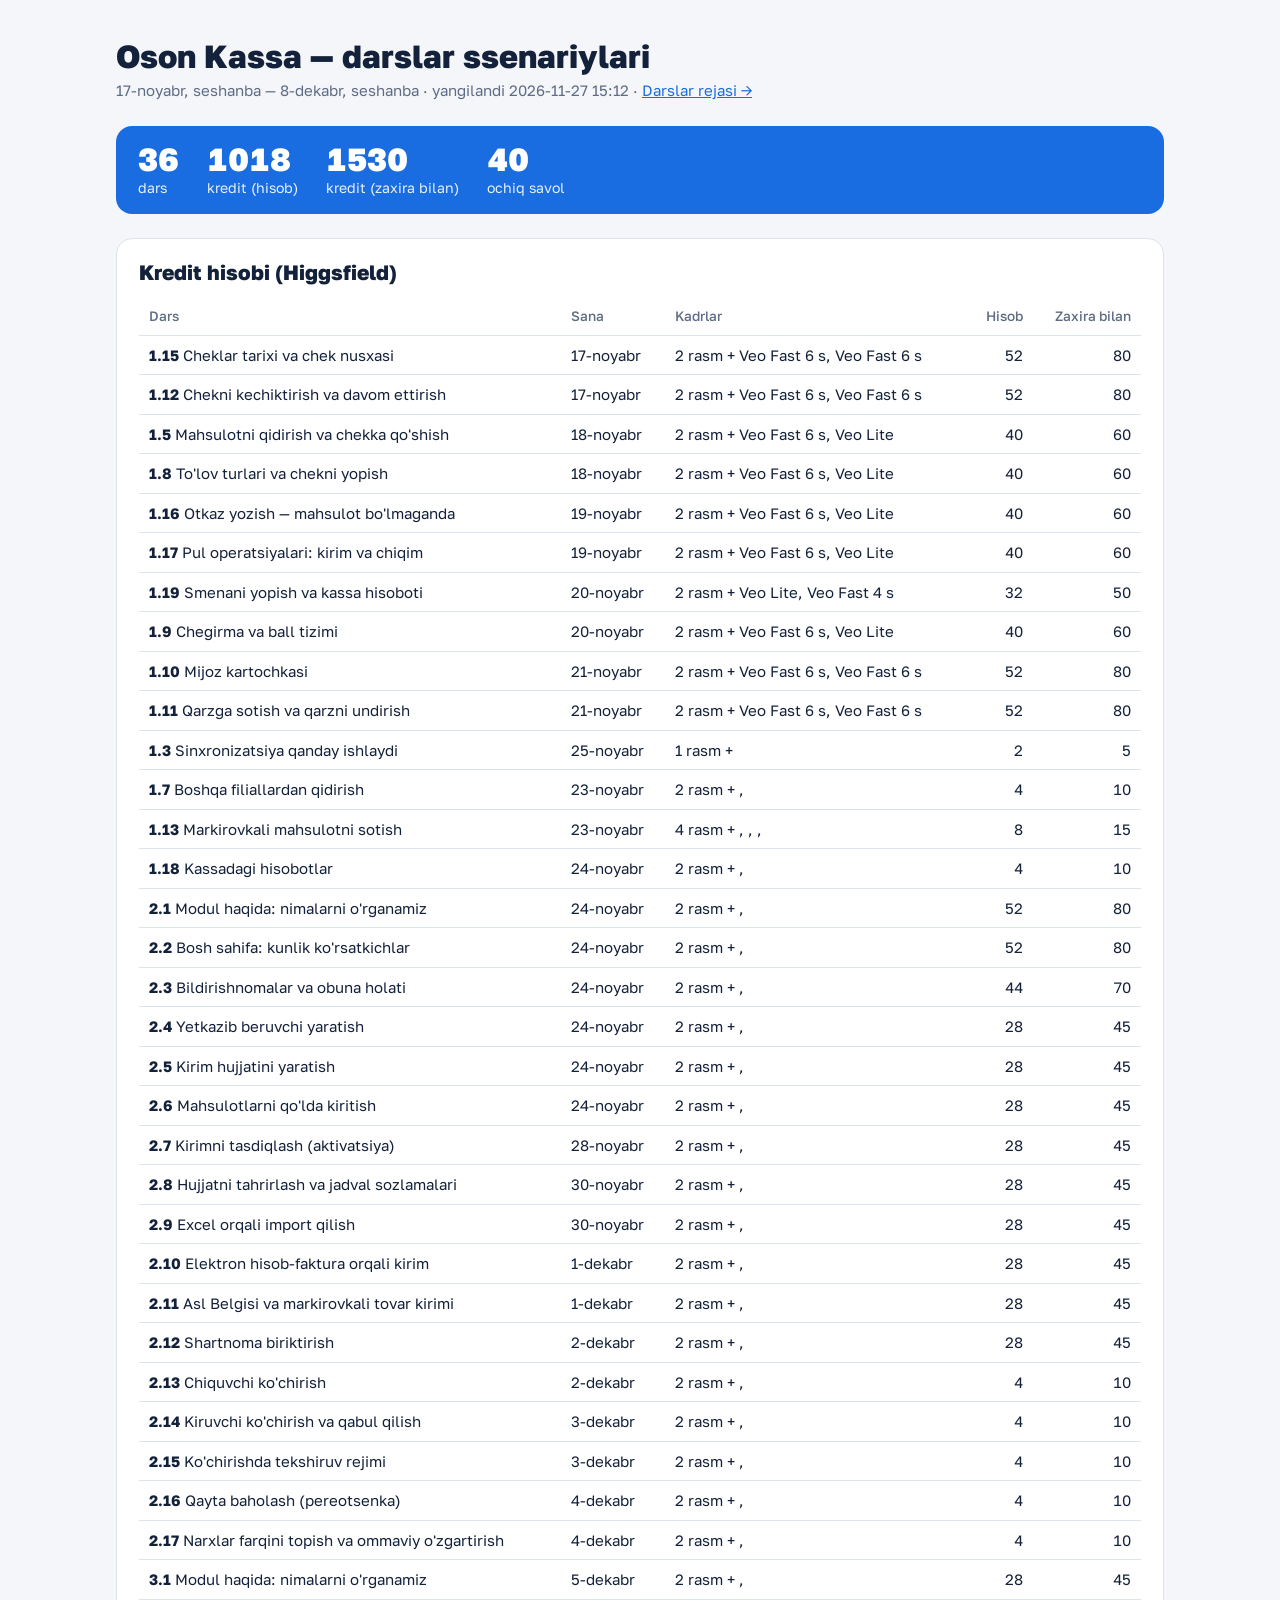
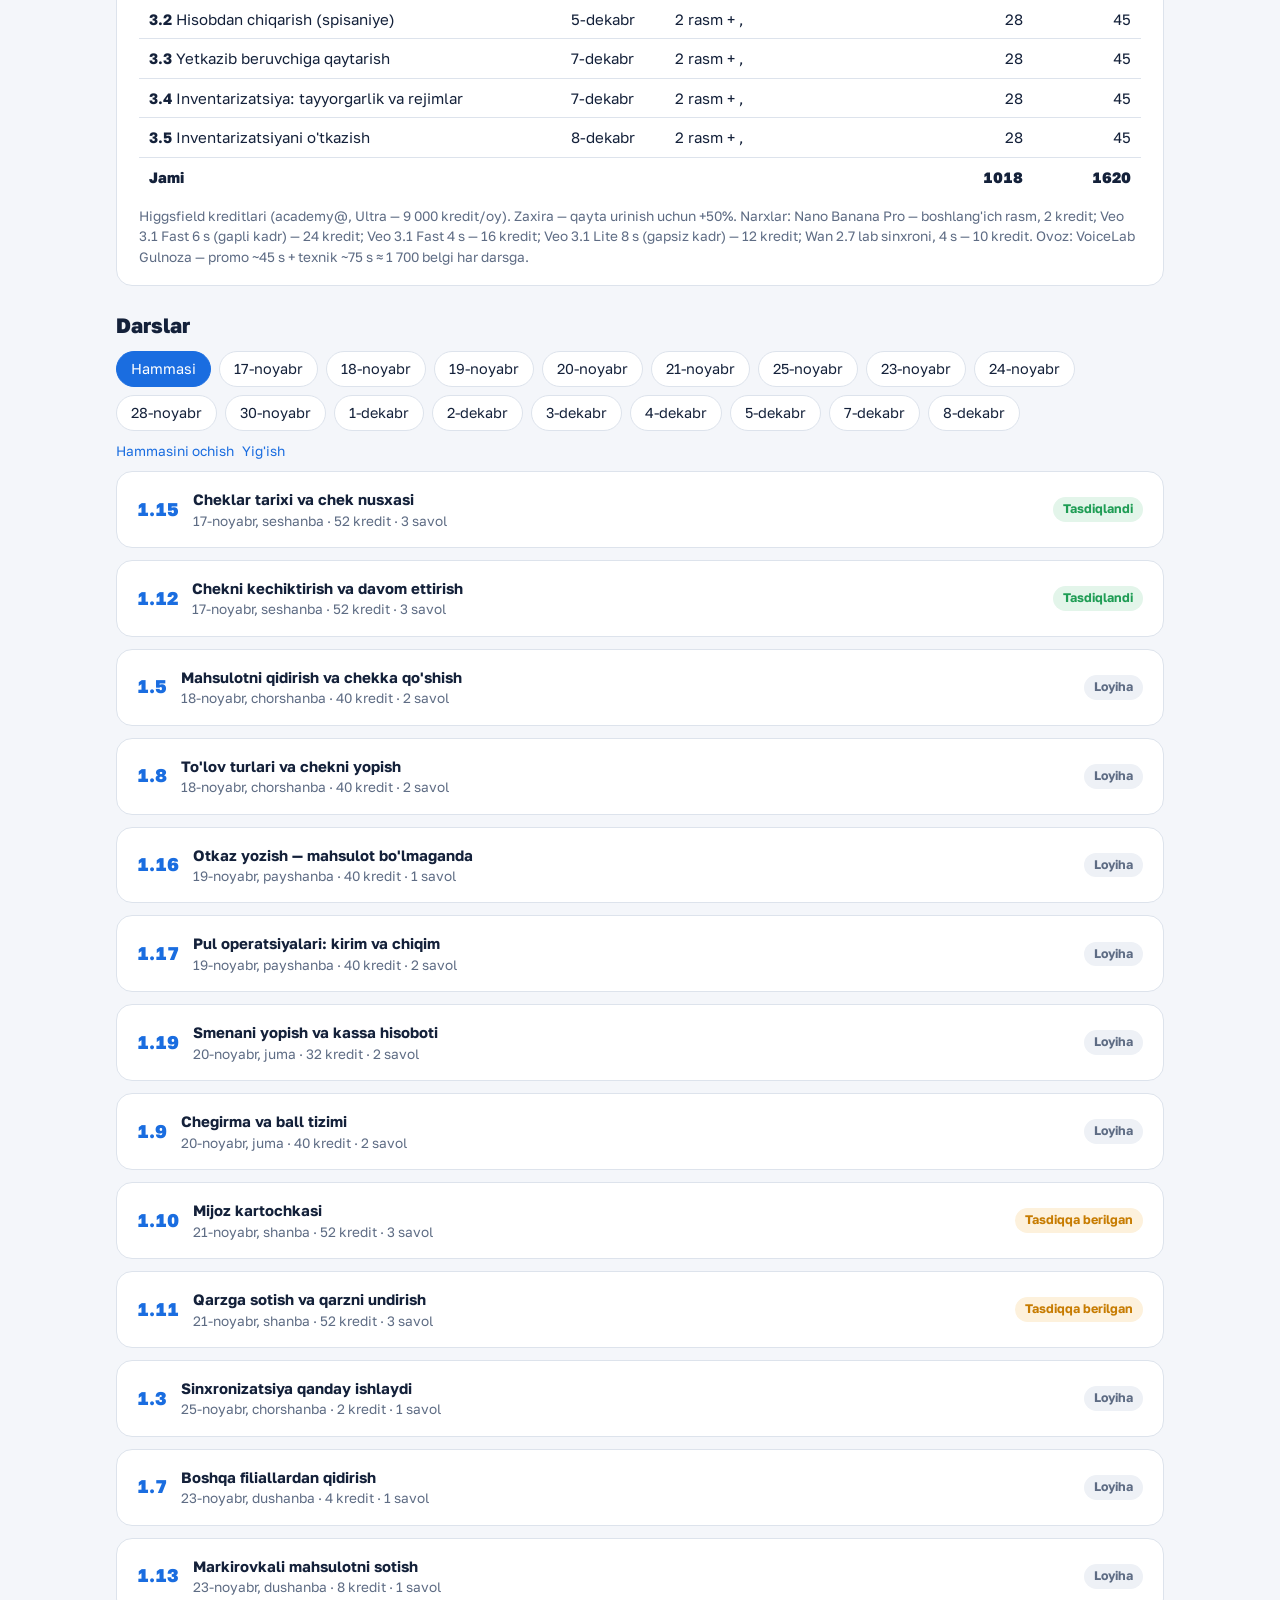
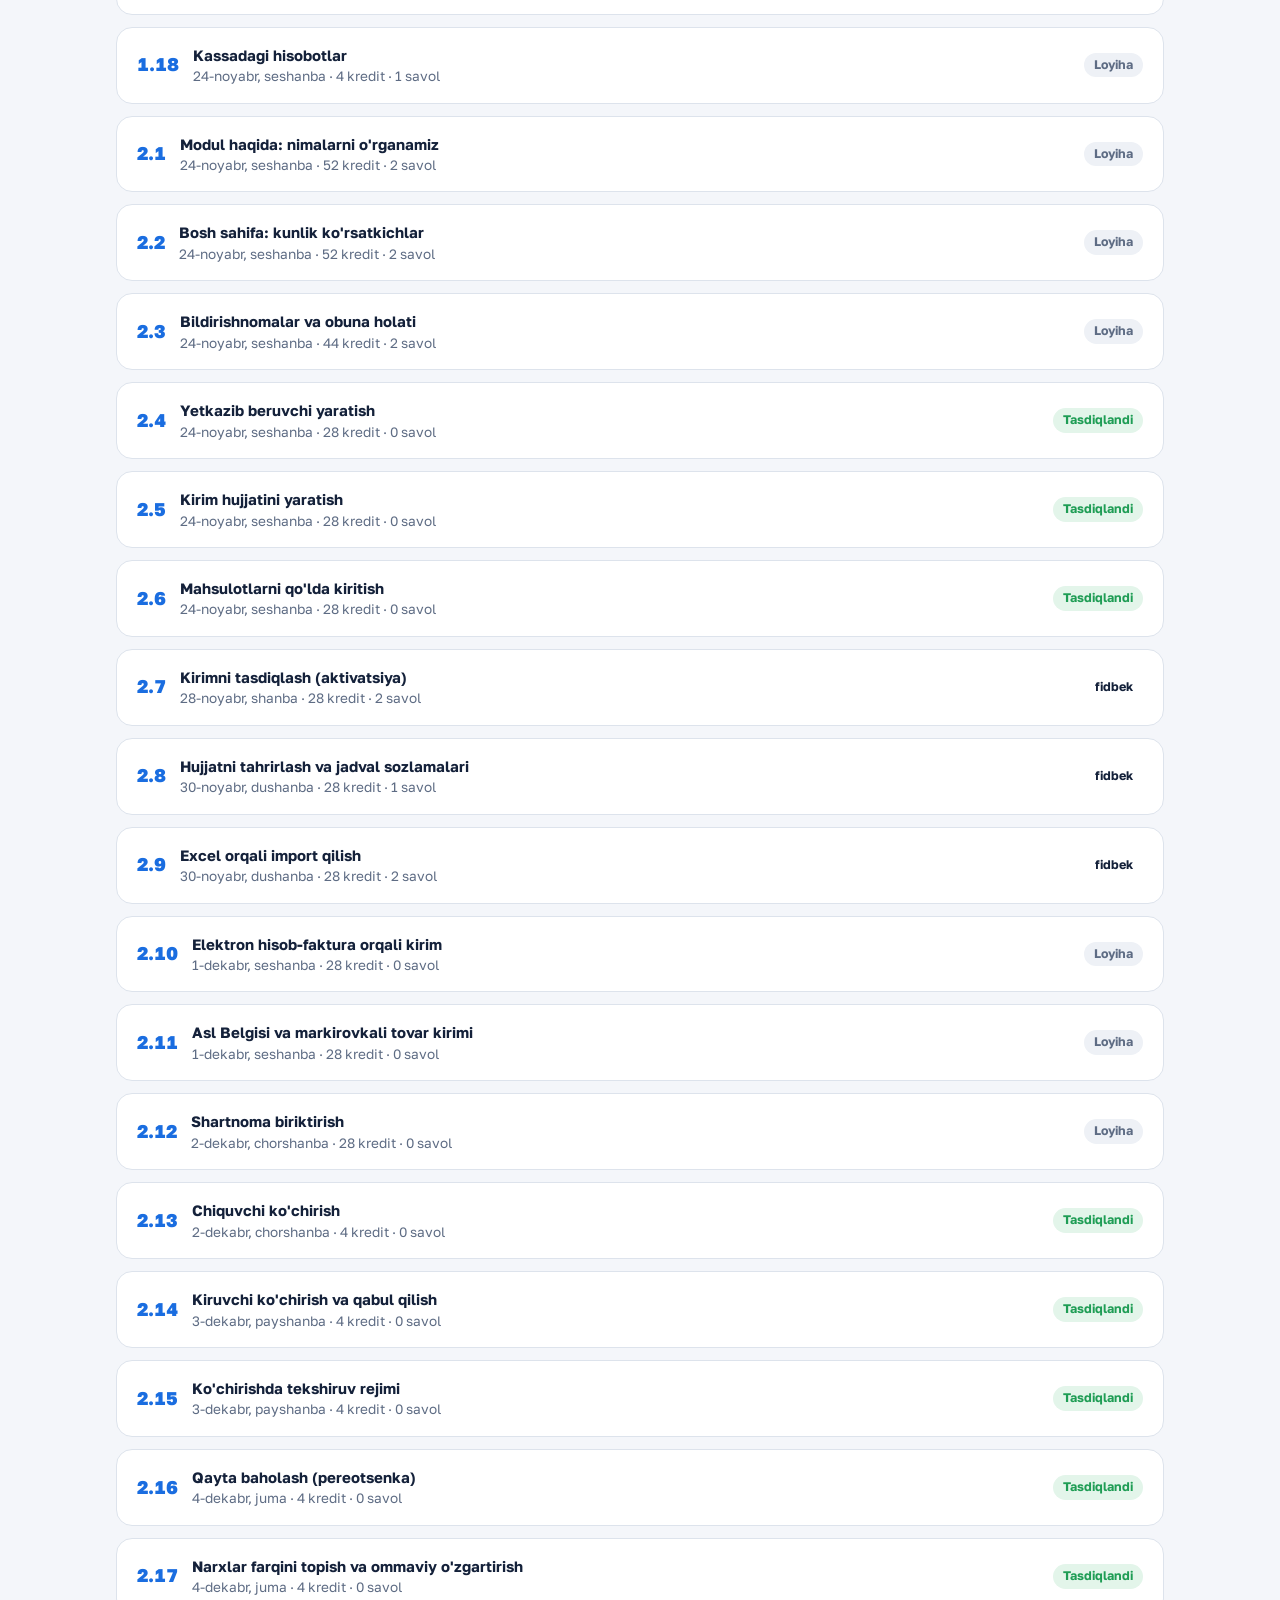
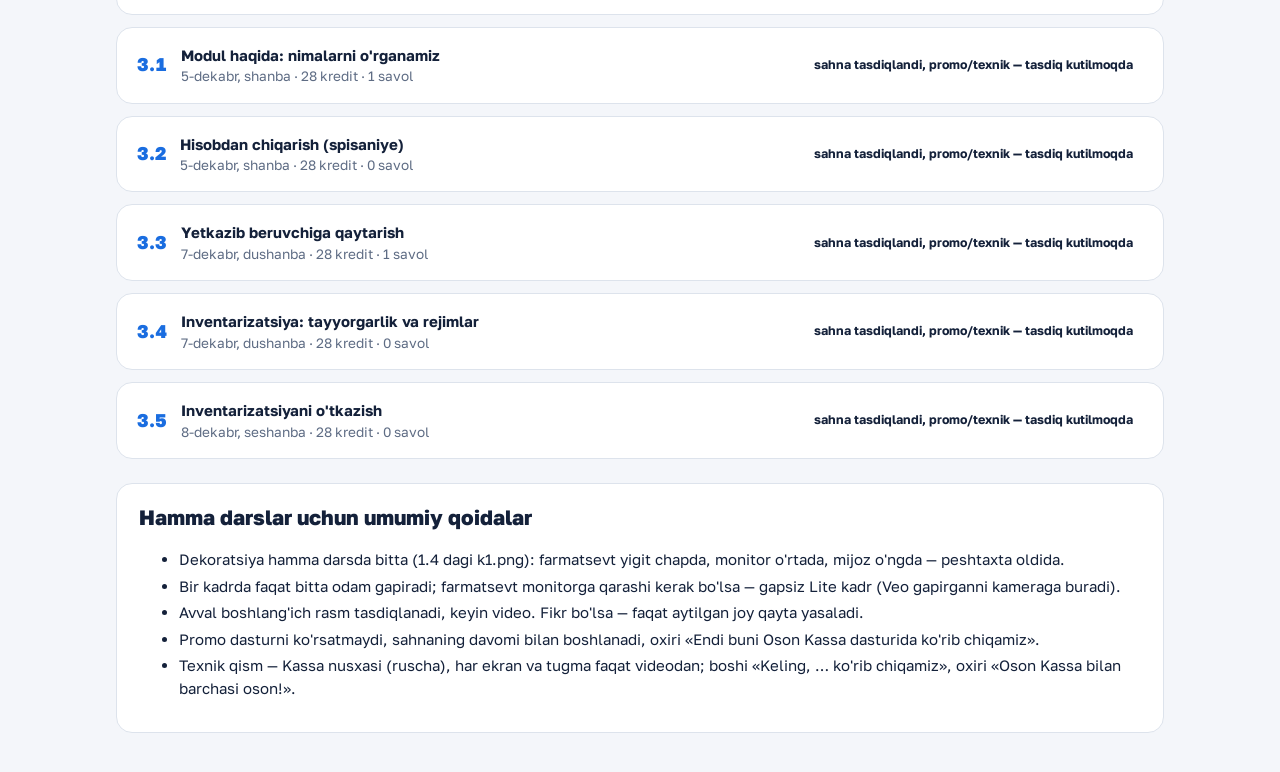
<file: ssenariy/index.html>
<!doctype html>
<html lang="uz">
<head>
<meta charset="utf-8">
<meta name="viewport" content="width=device-width,initial-scale=1,viewport-fit=cover">
<meta name="robots" content="noindex,nofollow">
<title>Oson Kassa ssenariylari</title>
<meta name="claude:viewport-fit-sides" content="cover">
<link rel="stylesheet" href="https://fonts.googleapis.com/css2?family=Golos+Text:wght@400;500;700;800&display=swap">
</head>
<body>
<style>
  /* Darslar rejasi sahifasi bilan bir uslubda: och fon, oq kartalar, ko'k aksent, Golos Text */
  :root {
    --bg: #F4F6FA; --panel: #FFFFFF; --line: #DDE3EC; --ink: #14213A; --mute: #5E6C84;
    --accent: #1A6DE0; --soft: #E6EFFC; --on-accent: #FFFFFF;
    --ok: #1F9D55; --ok-soft: #E3F5EA; --warn: #C77C02; --warn-soft: #FDF1DC; --grey-soft: #EEF1F6;
  }
  @media (prefers-color-scheme: dark) {
    :root:not([data-theme="light"]) {
      --bg: #0F1522; --panel: #18202F; --line: #2A3446; --ink: #E8EDF5; --mute: #97A3B8;
      --accent: #5B9BFF; --soft: #1E2B42; --on-accent: #0F1522;
      --ok: #4CC27E; --ok-soft: #173326; --warn: #E9A93A; --warn-soft: #3A2D14; --grey-soft: #222B3B;
      color-scheme: dark;
    }
  }
  :root[data-theme="dark"] {
    --bg: #0F1522; --panel: #18202F; --line: #2A3446; --ink: #E8EDF5; --mute: #97A3B8;
    --accent: #5B9BFF; --soft: #1E2B42; --on-accent: #0F1522;
    --ok: #4CC27E; --ok-soft: #173326; --warn: #E9A93A; --warn-soft: #3A2D14; --grey-soft: #222B3B;
    color-scheme: dark;
  }
  * { box-sizing: border-box; }
  body { margin: 0; background: var(--bg); color: var(--ink); font: 15px/1.5 "Golos Text", "Segoe UI", system-ui, sans-serif; }
  .wrap { max-width: 1080px; margin: 0 auto; padding-block: clamp(20px, 3vw, 44px); padding-left: max(16px, env(safe-area-inset-left, 0px)); padding-right: max(16px, env(safe-area-inset-right, 0px)); display: flex; flex-direction: column; gap: 24px; }
  h1 { margin: 0 0 4px; font-size: clamp(1.5rem, 3vw, 2rem); font-weight: 800; line-height: 1.15; text-wrap: balance; }
  h2 { margin: 0 0 10px; font-size: 1.3rem; font-weight: 800; }
  .sub { margin: 0; color: var(--mute); }
  .sub a { color: var(--accent); }
  .num { font-variant-numeric: tabular-nums; }

  .umumiy { background: var(--accent); color: var(--on-accent); border-radius: 16px; padding: 16px 22px; display: flex; flex-wrap: wrap; gap: 6px 28px; }
  .umumiy div { display: flex; flex-direction: column; }
  .umumiy b { font-size: 2rem; font-weight: 800; line-height: 1.1; font-variant-numeric: tabular-nums; }
  .umumiy span { opacity: .9; font-size: .88rem; }

  .karta { background: var(--panel); border: 1px solid var(--line); border-radius: 16px; padding: 18px 22px; min-width: 0; }
  table { width: 100%; border-collapse: collapse; }
  th, td { text-align: left; padding: 8px 10px; border-top: 1px solid var(--line); vertical-align: top; }
  th { border-top: 0; color: var(--mute); font-weight: 500; font-size: .85rem; }
  td.r, th.r { text-align: right; font-variant-numeric: tabular-nums; white-space: nowrap; }
  tfoot td { font-weight: 800; }
  .izoh { margin: 10px 0 0; color: var(--mute); font-size: .85rem; }
  .jadval-ich { overflow-x: auto; }

  .kunlar { display: flex; flex-wrap: wrap; gap: 8px; }
  .kunlar button { font: inherit; font-size: .9rem; border: 1px solid var(--line); background: var(--panel); color: var(--ink); border-radius: 999px; padding: 6px 14px; cursor: pointer; }
  .kunlar button[aria-pressed="true"] { background: var(--accent); border-color: var(--accent); color: var(--on-accent); }

  .dars { background: var(--panel); border: 1px solid var(--line); border-radius: 16px; overflow: hidden; }
  .dars > summary { list-style: none; cursor: pointer; padding: 16px 20px; display: grid; grid-template-columns: auto 1fr auto; gap: 4px 14px; align-items: center; }
  .dars > summary::-webkit-details-marker { display: none; }
  .dars .id { font-weight: 800; color: var(--accent); font-size: 1.15rem; font-variant-numeric: tabular-nums; }
  .dars .nom { font-weight: 700; }
  .dars .nom small { display: block; font-weight: 400; color: var(--mute); font-size: .85rem; }
  .teg { font-size: .78rem; font-weight: 700; border-radius: 999px; padding: 3px 10px; white-space: nowrap; }
  .teg.tasdiqqa { background: var(--warn-soft); color: var(--warn); }
  .teg.loyiha { background: var(--grey-soft); color: var(--mute); }
  .teg.tasdiqlandi { background: var(--ok-soft); color: var(--ok); }
  .ich { padding: 0 20px 20px; display: grid; gap: 16px; }
  .muammo { background: var(--soft); border-radius: 12px; padding: 10px 14px; }
  .qism h3 { margin: 0 0 6px; font-size: .95rem; font-weight: 800; display: flex; flex-wrap: wrap; justify-content: space-between; gap: 2px 8px; }
  .qism h3 span { font-weight: 500; color: var(--mute); }
  .qism ol, .qism ul { margin: 0; padding-left: 20px; }
  .qism li { margin: 3px 0; }
  .kadr { display: grid; grid-template-columns: 1fr auto; gap: 2px 12px; padding: 8px 0; border-top: 1px solid var(--line); }
  .kadr:first-of-type { border-top: 0; }
  .kadr .g { color: var(--mute); font-size: .9rem; grid-column: 1; }
  .kadr .k { grid-row: 1 / span 2; grid-column: 2; text-align: right; font-size: .85rem; color: var(--mute); white-space: nowrap; }
  .kadr .k b { display: block; color: var(--ink); font-size: 1rem; font-variant-numeric: tabular-nums; }
  .savollar { background: var(--warn-soft); border-radius: 12px; padding: 12px 14px; }
  .savollar h3 { color: var(--warn); }
  .meta { color: var(--mute); font-size: .85rem; margin: 0; }
  .qoidalar li { margin: 4px 0; }
  .ochish { display: flex; gap: 8px; flex-wrap: wrap; }
  .ochish button { font: inherit; font-size: .85rem; background: none; border: 0; color: var(--accent); cursor: pointer; padding: 0; }

  @media (max-width: 640px) {
    .dars > summary { grid-template-columns: auto 1fr; }
    .dars > summary .teg { grid-column: 2; justify-self: start; }
    .umumiy b { font-size: 1.6rem; }
    th, td { padding: 7px 6px; }
    #kredit th:nth-child(3), #kredit td:nth-child(3) { display: none; }
  }
</style>

<div class="wrap">
  <header>
    <h1>Oson Kassa — darslar ssenariylari</h1>
    <p class="sub" id="sub"></p>
  </header>

  <div class="umumiy" id="umumiy"></div>

  <section class="karta">
    <h2>Kredit hisobi (Higgsfield)</h2>
    <div class="jadval-ich"><table id="kredit"></table></div>
    <p class="izoh" id="kreditIzoh"></p>
  </section>

  <section>
    <h2>Darslar</h2>
    <div class="kunlar" id="kunlar"></div>
    <div class="ochish" style="margin:10px 0"><button id="hammasi">Hammasini ochish</button><button id="yigish">Yig'ish</button></div>
    <div id="darslar" style="display:grid;gap:12px"></div>
  </section>

  <section class="karta">
    <h2>Hamma darslar uchun umumiy qoidalar</h2>
    <ul class="qoidalar" id="qoidalar"></ul>
  </section>
</div>

<script>
const S = {"yangilandi":"2026-11-27 15:12","narxlar":{"izoh":"Higgsfield kreditlari (academy@, Ultra — 9 000 kredit/oy). Zaxira — qayta urinish uchun +50%.","rasm":"Nano Banana Pro — boshlang'ich rasm, 2 kredit","fast6":"Veo 3.1 Fast 6 s (gapli kadr) — 24 kredit","fast4":"Veo 3.1 Fast 4 s — 16 kredit","lite":"Veo 3.1 Lite 8 s (gapsiz kadr) — 12 kredit","wan":"Wan 2.7 lab sinxroni, 4 s — 10 kredit","ovoz":"VoiceLab Gulnoza — promo ~45 s + texnik ~75 s ≈ 1 700 belgi har darsga"},"umumiy_qoidalar":["Dekoratsiya hamma darsda bitta (1.4 dagi k1.png): farmatsevt yigit chapda, monitor o'rtada, mijoz o'ngda — peshtaxta oldida.","Bir kadrda faqat bitta odam gapiradi; farmatsevt monitorga qarashi kerak bo'lsa — gapsiz Lite kadr (Veo gapirganni kameraga buradi).","Avval boshlang'ich rasm tasdiqlanadi, keyin video. Fikr bo'lsa — faqat aytilgan joy qayta yasaladi.","Promo dasturni ko'rsatmaydi, sahnaning davomi bilan boshlanadi, oxiri «Endi buni Oson Kassa dasturida ko'rib chiqamiz».","Texnik qism — Kassa nusxasi (ruscha), har ekran va tugma faqat videodan; boshi «Keling, … ko'rib chiqamiz», oxiri «Oson Kassa bilan barchasi oson!»."],"darslar":[{"id":"1.15","nomi":"Cheklar tarixi va chek nusxasi","sana":"2026-11-17","holat":"tasdiqlandi","manba":"«Касса тулик» 10:28–11:44 (Чеки oynasi); «Мотивация» 11:23 (chekda Балл ustuni)","muammo":"Mijoz kechagi chekni so'rab keldi — farmatsevt uni qanday topishni bilmaydi.","sahna":[{"kadr":"O'rta yoshli ayol mijoz peshtaxta oldida sumkasini ochib, xijolat bilan gapiradi","gap":"Mijoz: «Kecha shu yerdan dori olgan edim, chekini yo'qotib qo'yibman. Ishxonamga kerak edi...»","model":"fast6","kredit":24},{"kadr":"Farmatsevt monitorga qaraydi, sichqonchaga qo'l cho'zadi, ikkilanadi (1-kadr oxiridan)","gap":"Farmatsevt: «Buni qanaqa qilinardi… chekni qanday topsa bo'lardi?»","model":"fast6","kredit":24}],"rasmlar":2,"promo":["Har bir sotuv — bu chek, va har bir chek dasturda saqlanib qoladi.","Kecha, o'tgan hafta, o'tgan oy — istalgan kunning cheklarini topish mumkin.","Har chekda: qachon sotilgan, kim sotgan, nechta mahsulot va qancha summa.","Chekni ochsangiz — qaysi dori, qaysi seriya va qancha narxda sotilgani ko'rinadi.","Kerak bo'lsa — chekni qaytadan chop etib, mijozga berasiz."],"texnik":["Menyu «Чеки» → cheklar oynasi; standart holatda bugungi cheklar.","«Дата с» ga kechagi sana → «Обновить» → kechagi cheklar.","Ustunlar: Дата и время, Кассир, Позиции, Сумма розничная, Тип — kamera birma-bir.","Chek tanlanadi → pastda mahsulotlari (nomi, seriya, narx).","«Печать» — chek qayta chop etiladi.","«Все» — hammaning yoki o'z cheklaringiz; «Удаленные» — o'chirilganlar ham."],"nusxa":"Bor (assets/kassa-cheki.js) — faqat sana yozish animatsiyasi.","savollar":["«Печать» videoda faqat ko'rinadi, bosilmaydi — «chekni qayta chop etish» deb aytaylikmi?","Mijozga chek nima uchun kerak — «ishxonamga» yetarlimi?","Sana — videodagi 20.05.2026 emas, ixtiyoriy sana bo'lsinmi?"]},{"id":"1.12","nomi":"Chekni kechiktirish va davom ettirish","sana":"2026-11-17","holat":"tasdiqlandi","manba":"«Касса тулик» 50:56–53:20 (Отложить, Отложенные чеки), 11:22 (Продолжить), 05:48 (ruxsatlar)","muammo":"Mijoz pulini mashinada qoldirdi, orqada navbat — yig'ilgan chekni o'chirmasdan keyingi mijozga qanday sotiladi?","sahna":[{"kadr":"Yosh erkak mijoz cho'ntaklarini paypaslaydi, xijolat; orqasida 1–2 kishi navbatda","gap":"Mijoz: «Voy, hamyonimni mashinada qoldiribman. Hozir olib kelaman, olib qo'ying!»","model":"fast6","kredit":24},{"kadr":"Farmatsevt monitorga, keyin navbatdagi mijozga qaraydi, ikkilanadi","gap":"Farmatsevt: «Buni qanaqa qilib olib qo'yish kerak edi?»","model":"fast6","kredit":24}],"rasmlar":2,"promo":["Chekni o'chirish shart emas — uni kechiktirib qo'yish mumkin.","Kechiktirilgan chek saqlanadi, mahsuloti band turadi — boshqa farmatsevt uni sotib yubormaydi.","Mijoz qaytganda chek bir bosishda davom etadi.","Telefonda «olib qo'ying» deganlar uchun ham shu.","Chek shtrix-kodini chop etsangiz — boshqa kassada ham ochiladi.","Katta dorixonada: farmatsevt yig'adi, kassir tekshirib pulini oladi."],"texnik":["Chekda mahsulot → «Отложить (F7)».","«Подтверждение»: savol matni; «Штрих-код», «Список товаров», «Заметка» — bir gapdan → «Да».","Chek bo'shadi — keyingi mijozga boshqa dori sotiladi.","Mijoz qaytdi: «Чеки» → kechiktirilgan chek → «Продолжить» → «Наличные» bilan yopiladi.","«Отложенные чеки» oynasi: kassir tekshiradi, «Отметить всё как проверенное», to'lov."],"nusxa":"Yangi: «Подтверждение» (kechiktirish) va «Отложенные чеки» oynalari (assets/kassa-otlozhit.js).","savollar":["Sahna — «hamyonni unutdi» ma'qulmi yoki «telefon orqali olib qo'yish»?","«Отложенные чеки» (yig'uvchi + kassir) darsga kirsinmi yoki faqat promoda aytilsinmi?","Boshqa kassada shtrix-kod bilan ochish videoda ko'rsatilmagan — faqat aytib o'taymi?"]},{"id":"1.5","nomi":"Mahsulotni qidirish va chekka qo'shish","sana":"2026-11-18","holat":"loyiha","manba":"«Касса тулик» 08:09–09:05 (skaner, «Добавить товар в чек»), 46:10–48:30 (qidiruv paneli, Быстрый продукт, F3, Ctrl+Enter)","muammo":"Navbat bor, mijoz dori nomini aytadi — farmatsevt ro'yxatni sekin varaqlaydi, mijoz shoshiltiradi.","sahna":[{"kadr":"Keksa erkak mijoz peshtaxtaga tirsagini qo'yib, soatiga qaraydi, sabrsiz","gap":"Mijoz: «O'g'lim, tezroq bo'ladimi? Bormi o'zi shu dori?»","model":"fast6","kredit":24},{"kadr":"Farmatsevt monitorda ro'yxatni varaqlaydi, peshonasini tirishtiradi","gap":"—","model":"lite","kredit":12}],"rasmlar":2,"promo":["Kassada dorini topish uchun bir necha soniya yetadi.","Nomining boshini yozish kifoya — ro'yxat o'zi qisqaradi.","Qadoqda shtrix-kod bo'lsa — skaner bir zumda topadi.","Ro'yxatning o'zida narx, qoldiq va yaroqlilik muddati ko'rinadi — mijozga darrov javob berasiz.","Ko'p sotiladigan dorilarni «tezkor» ro'yxatga qo'yib qo'yish mumkin."],"texnik":["«Поиск [Esc]» qatoriga nomning boshi yoziladi → ro'yxat qisqaradi.","Qoldiqlar ro'yxati: Наименование, Цена, Кол-во, Срок годности — kamera ko'rsatadi.","Shtrix-kod skanerlanadi → mahsulot topiladi.","Ikki marta bosish → «Добавить товар в чек»: miqdor → chekka qo'shiladi; chek pastida ИТОГО.","Tezkor yo'llar: «Добавить 1 уп.» (F3) va «Добавить все количество в чек» (Ctrl+Enter).","«Быстрый продукт»: «Карточка товара» (Ctrl+I) → belgini yoqish → tezkor ro'yxatda chiqadi; «РУС» — klaviatura tili."],"nusxa":"Asosan bor (kassa-real.js: qidiruv, ro'yxat, «Добавить товар в чек»); yangi — «Быстрый продукт» oynasi va «Карточка товара».","savollar":["«Быстрый продукт» va «Карточка товара» shu darsga kirsinmi yoki dars faqat qidiruv + chekka qo'shish bo'lsinmi (qisqaroq)?","Lotincha yozib qidirish (kirill nomni lotin harfda) — videoda ko'rsatilmagan; aytmaymizmi?"]},{"id":"1.8","nomi":"To'lov turlari va chekni yopish","sana":"2026-11-18","holat":"loyiha","manba":"«Касса тулик» 09:34–10:28 (to'lov tugmalari, «Оплата» oynasi, «Без чека», virtual kassa), 54:34 (Страхование)","muammo":"Mijozning naqd puli yetmaydi — qolganini kartadan to'lamoqchi.","sahna":[{"kadr":"Yosh ayol mijoz hamyonidagi pulni sanaydi, keyin kartani ko'rsatadi","gap":"Mijoz: «Naqdim yetmay qoldi... Qolganini kartadan to'lasam bo'ladimi?»","model":"fast6","kredit":24},{"kadr":"Farmatsevt monitorga qarab, chap paneldagi tugmalarga ikkilanib qaraydi","gap":"—","model":"lite","kredit":12}],"rasmlar":2,"promo":["Mijoz qanday to'lasa ham — kassa qabul qiladi: naqd, UzCard, HUMO, QR orqali.","Bir chekni ikki xil yo'l bilan to'lash ham mumkin — bir qismi naqd, bir qismi karta.","Har sotuvga chek beriladi — bu soliq talabi.","To'lov turi kun oxirida smena hisobotida alohida ko'rinadi."],"texnik":["Chek yig'ilgan → chap panel: «Наличные (F9)», «UzCard (F11)», «HUMO (F10)», «Оплата (F12)», «Единый QR», «Страхование».","«Наличные» → «Оплата» oynasi: «К оплате», «Способ оплаты», «Примечание» → chek yopiladi.","Aralash: «Оплата (F12)» → summaning bir qismi naqd, qolgani UzCard → yopish.","Virtual kassaga ulangan kassada «Без чека» ishlamaydi — har mijozga chek beriladi.","«Чеки» oynasida sotilgan chek va to'lov turi ko'rinadi."],"nusxa":"Tayyor (17.11): sotuvdagi «Оплата» oynasi — kassa-cheki.js → C.sale, C.setSale(summa), C.saleVal (aralash to'lov uchun); videodagi kadr bilan solishtirildi.","savollar":["Fiskal chek chiqaradigan tugmaning nomi videoda yo'q (misolda doim «Без чека») — darsda virtual kassa haqida faqat gapirib o'taymi?","«Единый QR» uchun UzQR promosidagi oynalarni (assets/kassa-pos.js) ishlataymi?"]},{"id":"1.16","nomi":"Otkaz yozish — mahsulot bo'lmaganda","sana":"2026-11-19","holat":"loyiha","manba":"«Касса тулик» 36:19–38:16 (Отказ, Автоотказ, Ассортимент исключений); «Отказ» videosi (kassadagi Insert)","muammo":"Mijoz so'ragan dori yo'q — farmatsevt «yo'q» deydi va mijoz boshqa dorixonaga ketadi; bu talab hech qayerda qolmaydi.","sahna":[{"kadr":"O'rta yoshli erkak mijoz retsept qog'ozini ko'rsatadi, hafsalasi pir","gap":"Mijoz: «Yana yo'qmi? O'tgan hafta ham yo'q edi. Qachon keladi o'zi?»","model":"fast6","kredit":24},{"kadr":"Farmatsevt monitorga qaraydi, yelkasini qisadi, ikkilanadi","gap":"—","model":"lite","kredit":12}],"rasmlar":2,"promo":["Dori yo'q — bu ham ma'lumot. Uni yozib qo'ysangiz, yo'qolmaydi.","Yozilgan otkazlarni xarid qiluvchi xodim ko'radi va keyingi buyurtmada hisobga oladi.","Natijada mijoz keyingi safar dorini topadi.","Avtomatik otkaz: dori tugasa va yaqinda sotilgan bo'lsa, dastur o'zi yozadi.","Dorixona umuman sotmaydigan dorilar istisno ro'yxatiga qo'yiladi."],"texnik":["Qidiruvga dori nomi — qoldiqda chiqmadi.","«Insert» (yoki qidiruv panelidagi «Отказ») → otkaz oynasi: dori nomi yoziladi, spravochnikdan tanlanadi.","Miqdor (masalan 2 qadoq) → saqlanadi.","Menyu «Отказ» → yozilgan otkazlar ro'yxati.","«Автоотказ» — 3 shart: qolmagan yoki 1 qadoqdan kam, oxirgi 10 kunda sotilgan, istisno ro'yxatida yo'q → «Да»."],"nusxa":"Yangi: otkaz qo'shish oynasi, otkazlar ro'yxati, «Автоотказ» oynasi.","savollar":["Otkaz qo'shish oynasining kadrlari kerak — «Отказ» videosidan (09) olaymi?"]},{"id":"1.17","nomi":"Pul operatsiyalari: kirim va chiqim","sana":"2026-11-19","holat":"loyiha","manba":"«Касса тулик» 04:46, 17:22–18:26 (Оплата поставщикам), 26:34–31:00 (Приход/Расход, smenadagi pul oqimi)","muammo":"Kassadan savdodan tashqari pul olindi — kechqurun kassa to'g'ri chiqmaydi.","sahna":[{"kadr":"Dorixona mudirasi (o'rta yoshli ayol) peshtaxta orqasiga kirib, kassadan pul oladi","gap":"Mudira: «Yetkazib beruvchiga naqd berib yuboraman. Kechqurun hisobga qo'shib qo'yasiz-a?»","model":"fast6","kredit":24},{"kadr":"Farmatsevt bo'shab qolgan kassa qutisiga, keyin monitorga qaraydi, xavotirda","gap":"—","model":"lite","kredit":12}],"rasmlar":2,"promo":["Kassadan har chiqqan va kirgan so'm — yozilishi kerak.","Xarajat — tushlik, xo'jalik mollari — chiqim bo'lib yoziladi.","Savdodan tashqari kelgan pul — kirim.","Yetkazib beruvchiga naqd to'lov — alohida yoziladi va admin hisob-kitobiga tushadi.","Kechqurun smena hisobotida hammasi ko'rinadi — kassa to'g'ri chiqadi."],"texnik":["«Денежные операции» → «Поставщики» → «Оплата поставщикам» → «Добавить».","«Новая оплата»: «Поставщик», «Договор», «Вид оплаты» — Наличные, «Сумма», «Описание» → saqlash.","«Денежные операции» → «Приход/Расход» → «Денежный поток» oynasi.","«Расход»: «Дата», «Вид оплаты», «Тип операции» — Прочие расходы, «Сумма», «Описание» → «Сохранить».","«Приход» xuddi shunday — «Прочие приходы».","«Смена» oynasida: «Денежный поток/приход», «/расход», «Оплата поставщикам» — kassada qancha pul bo'lishi kerak."],"nusxa":"Yangi: «Денежный поток», «Приход»/«Расход», «Оплата поставщикам» + «Новая оплата»; «Смена» oynasiga yangi qatorlar.","savollar":["Sahna — mudira yetkazib beruvchiga pul oladi (bitta voqea ikkala funksiyani bog'laydi) ma'qulmi?","Admin qismidagi «Типы денежных потоков» (o'z turlarini yaratish) — faqat promoda aytib o'taymi?"]},{"id":"1.19","nomi":"Smenani yopish va kassa hisoboti","sana":"2026-11-20","holat":"loyiha","manba":"«Касса тулик» 13:16–15:13 (Смена oynasi, Общий/Кассир, Печать, Инкассация, История кассовых смен), 31:00 (smenadagi pul oqimi)","muammo":"Kun oxiri: farmatsevt naqd pulni sanaydi, lekin u qancha bo'lishi kerakligini bilmaydi.","sahna":[{"kadr":"Kechqurun, dorixona bo'sh; farmatsevt peshtaxtada pul sanaydi, monitorga qaraydi","gap":"—","model":"lite","kredit":12},{"kadr":"Yaqindan: farmatsevt pulni qo'liga olib, xavotir bilan","gap":"Farmatsevt (o'ziga): «Shuncha bo'lishi kerakmidi?..»","model":"fast4","kredit":16}],"rasmlar":2,"promo":["Kun tugadi — smena yopiladi.","Dastur kassada qancha pul bo'lishi kerakligini o'zi hisoblaydi: boshlang'ich pul + naqd sotuv − qaytarish ± kirim/chiqim.","Siz faqat sanab, solishtirasiz.","Hisobotni chop etib, pul bilan birga topshirasiz.","Oldingi smenalarning hammasi tarixda saqlanadi."],"texnik":["Menyu «Смена» → «Смена № N - открыта».","«Общий»: to'lov usullari bo'yicha sotuv, «Возврат», «Денежный поток/приход», «/расход», «Оплата поставщикам», kredit; pastda kassada bo'lishi kerak summa.","«Кассир» yorlig'i — shu kassirning o'z savdosi.","Naqd sanalib solishtiriladi → «Закрыть».","«Печать» — smena hisoboti chop etiladi.","«Смена» → «История кассовых смен» — eski smenalar, ikki marta bosilsa ochiladi."],"nusxa":"Asosan bor (assets/kassa-smena.js); yangi — «Общий» yorlig'idagi summalar jadvali, yopish tasdig'i, «История кассовых смен».","savollar":["«Закрыть» bosilgandan keyingi oynalar videoda ko'rsatilmagan — Otajon akaning boshqa videosidan yoki test kassadan 1–2 skrinshot olib bera olasizmi?","«Инкассация» shu darsga kirsinmi?"]},{"id":"1.9","nomi":"Chegirma va ball tizimi","sana":"2026-11-20","holat":"loyiha","manba":"«Касса тулик» 53:24–54:13 (Скидка на позицию / на чек), 05:48 (chegirma ruxsatlari); «Доп функции» 07:07–11:41 (Система баллов, kassada)","muammo":"Mijoz ko'p dori oldi va chegirma so'raydi — farmatsevt chegirmani qanday berishni bilmaydi.","sahna":[{"kadr":"Keksa ayol mijoz peshtaxtadagi 4–5 qadoq doriga ishora qiladi, mehribon ohangda","gap":"Mijoz: «Shuncha dori oldim, ozgina chegirma qilmaysizmi, bolam?»","model":"fast6","kredit":24},{"kadr":"Farmatsevt kulimsiraydi, monitorga qaraydi, sichqonchaga qo'l cho'zadi","gap":"—","model":"lite","kredit":12}],"rasmlar":2,"promo":["Chegirma ikki xil: bitta doriga yoki butun chekka.","Summani yoki foizni yozasiz — qolganini dastur hisoblaydi.","Chegirma berish — ruxsat: uni admin beradi.","Ball tizimi — farmatsevt uchun: belgilangan dorilarni sotsangiz, ball yig'iladi.","Qancha ball yig'ganingizni kassaning o'zida ko'rasiz."],"texnik":["Chekda mahsulot tanlanadi → «Скидка» → «Скидка на позицию»: summa yoziladi → chegirmali narx, foiz va summa o'zgaradi.","«Скидка на чек»: 5% → chekdagi hamma mahsulot arzonlashadi, ИТОГО kamayadi.","«Чеки» oynasida chegirma summasi va foizi ko'rinadi.","Ro'yxatda binafsha qator — ballik mahsulot, «Балл» ustunida qiymati va turi.","Sotilgach: «Отчеты» → «Система баллов» → «Активный» va «Мои балы» (oy bo'yicha)."],"nusxa":"Yangi: «Скидка» oynasi, binafsha ballik qator, «Система баллов» oynasi.","savollar":["Ball tizimi admin qismida yaratiladi — darsda faqat kassa qismini ko'rsataymi?","Mijoz kartasi bo'yicha chegirma 1.10 da — bu yerda aytmaymizmi?"]},{"id":"1.10","nomi":"Mijoz kartochkasi","sana":"2026-11-21","holat":"tasdiqqa","manba":"«Касса тулик» 15:51–17:07 (admin: «Клиент | Новый»), 18:44–19:42 (kassada «Карта лояльности»)","muammo":"Doimiy mijoz har safar chegirma so'raydi — farmatsevt uni eslab qolishi kerak.","sahna":[{"kadr":"Doimiy mijoz (o'rta yoshli erkak) yaqin planda, kulimsirab telefonini ko'rsatadi","gap":"Mijoz: «Men sizlarning doimiy mijozingizman-ku. Menga chegirma bor edi shekilli?»","model":"fast6","kredit":24},{"kadr":"Farmatsevt yaqin planda (k2-yaqin.png), monitorga qaraydi, ikkilanadi","gap":"Farmatsevt: «Qaysi mijoz ekan… chegirmasi qancha edi?»","model":"fast6","kredit":24}],"rasmlar":2,"promo":["Doimiy mijozni dastur eslab qoladi — siz emas.","Har mijozga karta: chegirma foizi, telefon, tug'ilgan kuni.","Kassada telefon raqamining oxirgi to'rtta raqamini yozsangiz — mijoz topiladi.","Chegirma o'zi qo'llanadi — hisoblash shart emas.","Mijoz kartasini rahbar yaratadi — kassaga o'zi yetib keladi."],"texnik":["Chek → «Наличные» → «Оплата» oynasi → «Карта лояльности».","«Применить карту лояльности»: karta skanerlanadi yoki telefonning oxirgi 4 raqami → «Поиск».","Mijoz ma'lumotlari: Клиент, День рождения, Телефон, Скидка, Кредит лимит, Рассрочка, Баланс.","«Применить карту лояльности» → to'lov oynasida «Скидка» 3,00 va «Сумма скидки», «К оплате» kamaydi.","«Оплата» — chek yopiladi. Oxiri: «Oson Kassa. Biz bilan barchasi oson!»"],"nusxa":"«Оплата» oynasi bor (kassa-cheki.js). Yangi (assets/kassa-mijoz.js, 1.11 bilan umumiy): «Применить карту лояльности» oynasi, «Оплата» ga «Скидка» bloki; admin «Клиент | Новый» — qarorga ko'ra.","savollar":["Mijoz yaratish admin portalida — admin nusxasi yo'q. Texnikda «Клиент | Новый» oynasini nusxalaymi (+~1 soat) yoki faqat promoda aytamizmi?","Sahna 2-kadr: farmatsevt gapiradimi (Veo, 24 kr) yoki gapsiz ikkilanadi (Seedance, bepul)?","1.10 va 1.11 da bitta mijoz bo'lsinmi (1.10 da chegirma, 1.11 da shu mijoz qarzga so'raydi)?"]},{"id":"1.11","nomi":"Qarzga sotish va qarzni undirish","sana":"2026-11-21","holat":"tasdiqqa","manba":"«Касса тулик» 19:55–21:05 (qarzga sotish), 29:16–30:27 (qarzdorlar, kassir javobgar), 31:44–32:14 (Проверка баланса, Платежи по кредиту)","muammo":"Tanish mijoz dorini qarzga so'raydi — qarz daftarga yozilsa, unutiladi.","sahna":[{"kadr":"Keksa erkak mijoz yaqin planda, xijolat bilan, past ovozda","gap":"Mijoz: «Pensiyam ertaga tushadi. Shuni qarzga yozib tursangiz, ertaga kelib to'layman.»","model":"fast6","kredit":24},{"kadr":"Farmatsevt yaqin planda, qo'lida eski qarz daftari, varaqlab ikkilanadi","gap":"Farmatsevt: «Daftarga yozsam… yana unutilib ketadi-ku.»","model":"fast6","kredit":24}],"rasmlar":2,"promo":["Qarz daftari endi kerak emas — qarz dasturda yoziladi.","Har mijozga qarz limiti va muddati belgilanadi.","Bir qismini to'lab, qolganini qarzga yozdirish ham mumkin.","Qarz qaysi kassir bergan bo'lsa, o'sha javobgar — admin buni ko'radi.","Mijoz qaytganda qarzi kassaning o'zida so'ndiriladi."],"texnik":["Chek → «Наличные» → «Карта лояльности» → mijoz topiladi → «Применить».","«Наличный» maydoniga to'layotgani (yoki 0) → «Недостача» — qarzga o'tadigan qism.","Yopishda «Подтверждение»: «Сумма недостача … продолжить?», «Отсрочка платежа» — День, Дата → «Продолжить».","Mijoz qaytdi: «Денежные операции» → «Клиенты» → «Проверка баланса» — telefon raqami → «Баланс» (qarzi) → «Закрыть».","«Платежи по кредиту» → «Добавить» → «Новый платеж по долгу»: «Клиент», «Вид оплаты», «Сумма» → «Сохранить» — qarz yopildi. Oxiri: «Oson Kassa. Biz bilan barchasi oson!»"],"nusxa":"Yangi (assets/kassa-mijoz.js): «Недостача» qatori, qarz «Подтверждение» + «Отсрочка платежа», «Клиенты» pastki menyusi (kassa-pul.js), «Проверка баланса» (1.10 karta oynasi + «Закрыть»), «Платежи по кредиту» + «Новый платеж по долгу»; «Оплата» va karta oynasi 1.10 dan.","savollar":["Videoda qarz tasdig'i «Без чека» bosilganda chiqqan; 1.8 da «Без чека» ko'rsatilmagan. «Оплата» bilan ko'rsataylikmi (videoda yo'q) yoki «Без чека»?","Admin «Взаиморасчеты» (qarz kassir nomida) — texnikda nusxalaymi (+~1 soat) yoki faqat promoda aytamizmi?","Bitta mijozga ham chegirma, ham qarz bermoqchi bo'lsa — ikki marta ro'yxatdan o'tkazish kerak (transkript). Buni aytaylikmi?"]},{"id":"1.3","nomi":"Sinxronizatsiya qanday ishlaydi","sana":"2026-11-25","holat":"loyiha","manba":"«01 - Админ Синх Касса» 04:00–04:55 (sinxronizatsiya dasturi nima qiladi), 05:45–06:05 (kassa oynasi); «04.1 - Поступления» 28:42–29:19 («Синхронизация» tugmasi, jurnal, kassada paydo bo'lish); «21 - Инвентаризация» 03:20–03:42 (qizil xabar «закройте все чеки», qayta sinxronizatsiya); «07 - Касса тулик» 14:00 (sozlamalar sinxronizatsiya oynasida)","muammo":"Farmatsevt yangi kelgan dorini kassada qidiryapti, lekin u ro'yxatda yo'q — mijoz kutib turibdi.","sahna":[{"kadr":"Yosh farmatsevt monitorga qaraydi, qidiruvdan hech narsa topolmay, mijozga qaytib xijolat bilan gapiradi (mijoz o'ngda sabr bilan kutadi)","gap":"Farmatsevt: «Kechagina kirim qilgan edik, lekin kassada ko'rinmayapti. Qayerda bo'lishi mumkin?»","model":"seedance","kredit":0}],"rasmlar":1,"promo":["Dori kirim qilindi, lekin kassada ko'rinmayaptimi? Muammo dorida emas.","Admin qismi va kassa o'rtasida ma'lumotni maxsus dastur — Sinxronizator tashib turadi.","U orqa fonda ishlaydi: kirim, ko'chirma, yangi narxlar kassaga, kassadagi cheklar esa admin qismiga boradi.","Shoshilinch kerak bo'lsa — yangilanishni kassaning o'zidan bir tugma bilan olasiz.","Internet uzilsa ham savdo to'xtamaydi: internet qaytishi bilan hamma ma'lumot o'zi yetib boradi.","Endi buni Oson Kassa dasturida ko'rib chiqamiz."],"texnik":["Ish stolidagi uchta yorliq: «Admin OsonKassa», «SyncOsonApteka», «KassaOsonApteka» — Sinxronizator o'rtada, orqa fonda ishlaydi (01: 00:00).","Admin qismida kirim qilinadi va «Перемещение» bilan filialga yuboriladi — kassada hali yo'q (01: 04:00–04:33; 04.1: 28:42).","Kassa oynasi: qidiruvda dori topilmaydi (04.1: 28:42; 01: 05:45).","«OSON APTEKA – Обмен данных» oynasi → «Синхронизация» bosiladi → jurnalda partiyalar qatorlari chiqadi (01: 04:00; 04.1: 28:42–29:19).","Kassada ro'yxat yangilanadi → dori paydo bo'ldi (04.1: 29:19).","Qo'lda qachon bosiladi: admin qismida «Переоценка», «Перемещение», «Инвентаризация» kabi hujjat tasdiqlanganda va uni kassada darhol olish kerak bo'lganda (Humoyun javobi).","Narx misoli: «Переоценка» → «Активировать» → hujjat «Отправленный» (sariq belgi); kassada «Синхронизация» bo'lgach yangi narx tushadi va belgi yashil galochkaga aylanadi; ungacha kassa eski narxda sotadi (13-video; Humoyun javobi).","Kassa sozlamalarida «Автообновление» — yoqilsa kassa ma'lumotni tez-tez o'zi yangilaydi (bir nechta kompyuterli dorixonalar uchun) (Humoyun javobi).","Internet bo'lmasa: savdo davom etadi (kassa lokal bazada ishlaydi), lekin yangi narx va kirim kelmaydi, cheklar adminga o'tmay turadi; internet tiklanishi bilan Sinxronizator hammasini uzatadi. Sodiqlik kartasi balansi uchun internet kerak (Humoyun javobi).","Ochiq chek qolsa — qizil xabar «… закройте все чеки»: chek yopiladi, «Синхронизация» qayta bosiladi (21: 03:20–03:42)."],"nusxa":"Qisman bor: assets/kassa-ui.js ichida «OSON APTEKA - Обмен данных» oynasi (tugma «Sinxronizatsiya» va jurnal, mening-variantlarim darsi uchun) — ruscha «Синхронизация» va «Настройки» tugmalariga moslash kerak. Kassa asosiy oynasi — assets/kassa-real.js (qidiruv, bo'sh ro'yxat holati). Yo'q: qizil xabar «закройте все чеки», ish stolidagi uch yorliq.","savollar":["«Автообновление» kassa sozlamalarining qaysi oynasida — skrinshot kerak (videoda ko'rinmaydi)."],"fidbek":["21.11 Humoyun: sahna ma'qul; «ko'rinmayapti»dan keyin «Qayerda bo'lishi mumkin?» qo'shildi","21.11 Humoyun: savollarga javob berdi: Sinxronizator orqa fonda + «Автообновление» + qo'lda «Синхронизация»; internetsiz savdo davom etadi; narx — «Переоценка» → «Активировать» → sinxronizatsiya"]},{"id":"1.7","nomi":"Boshqa filiallardan qidirish","sana":"2026-11-23","holat":"loyiha","manba":"«Касса тулик» 32:29–34:34 («Поиск по филиалам»: vazifasi, admin sozlamasi, kassadagi oyna va ustunlar); 06:27–07:04 (ruxsat berilgach «Поиск по филиалам» faollashadi — saqlash, sinxronizatsiya, qayta kirish); 04:06–04:16 (menyuda bandning mavjudligi)","muammo":"Mijoz kerakli dorini so'radi, bizda esa qolmagan — farmatsevt mijozni quruq qaytarib yubormoqchi emas, lekin tarmoqning boshqa dorixonasida bor-yo'qligini bilmaydi.","sahna":[{"kadr":"Yosh ayol mijoz peshtaxta oldida, umid bilan farmatsevtga qaraydi; farmatsevt monitorga qarab bosh chayqaydi","gap":"Mijoz: «Shu dori bormi o'zi? Boshqa dorixonalarda topolmadim...»","model":"seedance","kredit":0},{"kadr":"Farmatsevt yigit monitordan ko'z uzib, mijozga yuzlanadi, o'ylanib turadi (gapiradigan — faqat farmatsevt)","gap":"Farmatsevt: «Bizda hozir qolmabdi... Ammo boshqa filialimizda bordir, tekshirib ko'ray.»","model":"seedance","kredit":0}],"rasmlar":2,"promo":["Mijoz dorini so'radi, sizda esa qolmagan — bu ko'p uchraydigan holat.","Lekin tarmoqning boshqa dorixonasida u bor bo'lishi mumkin.","Mijozni quruq qaytarmang: kassaning o'zida boshqa filiallar qoldig'ini ko'rasiz.","Qaysi filialda bor, qancha, qanday narxda va manzili — hammasi bir oynada.","Kerak bo'lsa, o'sha filial dorini sizga ko'chirib yuboradi.","Endi buni Oson Kassa dasturida ko'rib chiqamiz."],"texnik":["Kassaning yuqori menyusidan «Поиск по филиалам» ochiladi [07: 06:27–07:04].","Oynada mahsulot nomi yoziladi — natija ro'yxatda chiqadi [07: 33:53].","Ustunlar (kamera birma-bir): «Наименование», «Страна», «Филиал», «Телфон», «Кол-во», «Цена», «Срок годности», «Адрес», «Производитель»; jadvalda namunaviy 3–4 filial va qoldiqlar [07: 33:53].","Farmatsevt mijozga qaysi filialda borligini va manzilini aytadi yoki «Телфон» orqali filial bilan bog'lanadi [07: 32:44].","Ko'chirish: dorisi bor filial kassasida mahsulot chekka yig'iladi → chap paneldagi «Перемещение» → «Выберите филиал назначения» da bizning filial tanlanadi → hujjat yaratiladi [07: 49:50].","Sinxronizatsiyadan keyin hujjat bizning filialga «Входящее перемещение» bo'lib tushadi; qabul qilingach dori bizning qoldiqqa qo'shiladi [07: 50:10–50:20; 05-06: 00:46].","Qisqa eslatma (ovozda): admin qismida «Управление» → «Склады» va «Торговые точки» ro'yxatida har filial va ombor yonida lupa belgisi — yoqilganlargina «Поиск по филиалам» natijasida chiqadi, o'chirilsa ko'rinmaydi [07: 33:10–33:43; Humoyun javobi]."],"nusxa":"Qisman: kassa menyusida «Поиск по филиалам» bandi bor (kassa-real.js, kassa-analog.js), lekin uning ichidagi qidiruv oynasi va natija jadvali (9 ustun) nusxada yo'q — yangi oyna chizish kerak (yangi fayl yoki kassa-real.js ga qo'shimcha). Admin sozlamasi («Торговые точки») faqat eslatma sifatida, ekransiz. Qo'shimcha: kassadagi «Перемещение» va «Выберите филиал назначения» oynasi kerak.","savollar":["«Входящее перемещение» ni qabul qilish ekranda ko'rsatiladimi yoki faqat «admin qismida qabul qilinadi» deb aytamizmi?"],"fidbek":["21.11 Humoyun: ko'chirish (Перемещение) kiradi, admin sozlamasi (lupa) qisqa eslatiladi, namunaviy filiallar qo'yiladi; sozlamasi o'chirilgan filial ko'rinmaydi"]},{"id":"1.13","nomi":"Markirovkali mahsulotni sotish","sana":"2026-11-23","holat":"loyiha","manba":"«Касса тулик» 42:23–43:29 (Маркировка товара, skaner), 36:01 (История маркировки), 52:27–53:06 (Мар ustuni, Отложенные чеки); «Управления, Настройки пользователя» 04:55–05:40 va 06:26 (majburiy skanerlash, Проверка маркировки); «Отчеты 21-27» 00:00–00:53 (Продажа с маркировкой)","muammo":"Shoshgan mijoz markirovkali dori so'radi — kod skanerlanmasa kassa chekni yopmaydi, skanerlamasdan sotish esa dorixonaga katta jarima [T] olib keladi.","sahna":[{"kadr":"O'rta yoshli ayol mijoz peshtaxta oldida dori qutisini ko'rsatib, shoshib gapiradi","gap":"Mijoz: «Mana shu dorini bering, tezroq bo'lsa, ishga kechikyapman!»","model":"seedance","kredit":0},{"kadr":"Farmatsevt yigit qutini shtrix-kodidan o'qitgan, monitorga qarab hayron bo'ladi","gap":"Farmatsevt: «Chekni yopmayapti… markirovka kodini so'rayapti. Bu nima ekan?»","model":"seedance","kredit":0},{"kadr":"Mijoz sabrsizlanib qo'lini siltaydi","gap":"Mijoz: «Kecha boshqa dorixonada hech narsa so'ramay sotib berishdi-ku!»","model":"seedance","kredit":0},{"kadr":"Farmatsevt qutidagi kvadrat kodni barmog'i bilan ko'rsatib, xotirjam tushuntiradi","gap":"Farmatsevt: «Opa, bu kvadrat kodni o'qitmasak, dorixonaga katta jarima bo'ladi. Bir soniya.»","model":"seedance","kredit":0}],"rasmlar":4,"promo":["Ba'zi dorilarning qutisida kvadrat kod — DataMatrix markirovkasi bo'ladi.","Bunday dori sotilganda shu kod skaner bilan o'qitilishi shart.","Skanerlamasdan sotilsa — dorixona katta jarimaga tushishi mumkin [T].","Majburiy skanerlash yoqilgan bo'lsa, dastur kod kiritilmaguncha chekni yopmaydi.","Bitta kod bilan bitta qadoqdan ortiq sotib bo'lmaydi — takroriy sotuvni ham dastur ushlaydi.","Endi buni Oson Kassa dasturida ko'rib chiqamiz."],"texnik":["t1: Markirovkali dorini Oson Kassa'da sotishni ko'rib chiqamiz.","t2: Mijoz Magne B6 forte so'radi — bu dorining qutisida DataMatrix kodi bor. Dorini chekka qo'shing.","t3: Chekda markirovkaning uchta ustuni bor: birinchisi — tovar markirovkali ekanini bildiradi, ikkinchisi — nechta qadoq kodi kiritilganini foizda ko'rsatadi, uchinchisi — kodlar ro'yxatini ochadi.","t4: Kodni kiritmasdan to'lamoqchi bo'lsak — «Preduprezhdenie» chiqadi: «Oplata nevozmozhna» — chekda kodi kiritilmagan majburiy markirovkali tovar bor.","t5: Chekdagi DataMatrix belgisini bosing — «Spisok dobavlennykh markirovok» oynasi ochiladi. Qutidagi kodni 2D skaner bilan o'qiting.","t6: Kod ro'yxatga tushdi, chekda yashil «100%» — hamma qadoq kodi kiritildi. Endi to'lov o'tadi.","t7: Ikki qadoq sotilsa — har birining kodi kerak. Bitta kod kiritilsa, chekda «50%» turadi.","t8: Bitta qadoq kodini ikkinchi marta urib bo'lmaydi — dastur «Oshibka» chiqaradi: bu kod bir qadoqdan ko'pga ishlatilmoqda.","t9: Majburiy skanerlash admin qismida yoqiladi: «Upravlenie» — «Torgovye tochki» — filial qatoridagi qalamcha — «Sdelat obyazatelnym skanirovanie koda markirovki pri prodazhe» belgisi. Keyin sinxronizatsiya qilinadi.","t10: Sotilgan kodni tekshirish uchun — «Otchety» menyusidagi «Istoriya markirovki». Kodni skanerlang va «Poisk» ni bosing.","t11: Shu kod bilan qaysi chekda, qachon va kim sotgani chiqadi. Qadoq bo'lib sotilgan bo'lsa — ulushlari ko'rinadi, pastda jami: bitta qadoqdan oshmagan bo'lishi kerak.","t12: Markirovkali dorini faqat kodi bilan soting. Oson Kassa. Biz bilan barchasi oson!"],"nusxa":"Qisman bor: chek jadvali va «Мар» ustuni (assets/kassa-otlcheki.js, sariq katak), «История маркировки» menyu bandi (kassa-chegirma.js), umumiy kassa (kassa-real.js, kassa-pos.js). YO'Q: kod skanerlash oynasi/xabari, «Маркируется» ustunli ro'yxat, Fiskalizatsiya oynasi (Учитывать отсканированные маркировки), rad etish xabari — videoda sotuv paytidagi ekran ko'rsatilmagan.","savollar":["Jarima summasi va hujjat (Soliq kodeksi / VM qarori) — rasmiy manbadan aniqlansa, [T] o'rniga qo'yiladi (hozir aytilmaydi)."],"fidbek":["21.11 Humoyun: sahna boyitildi (4 kadr, mijoz–farmatsevt dialogi); skanerlash 2D-skaner bilan; majburiy skanerlash hammada emas — filial sozlamasi; jarima [T] qoladi"]},{"id":"1.18","nomi":"Kassadagi hisobotlar","sana":"2026-11-24","holat":"loyiha","manba":"«Касса тулик» 05:11–05:30 (меню «Отчеты»), 34:40–36:19 («Движение товара», «Детализация», «Продажа по кассирам», «История маркировки»), 03:37–04:16 («Смена просмотр», «X, Z отчеты» — faqat ruxsat sifatida)","muammo":"Mudira oy oxirida kim ko'proq sotgani va ball yig'ganiga qarab bonus bermoqchi — farmatsevt o'z savdosi va ballarini qayerdan ko'rishni bilmaydi.","sahna":[{"kadr":"Dorixona mudirasi (o'rta yoshli ayol) peshtaxta orqasida farmatsevt yonida turib gapiradi","gap":"Mudira: «Oy tugayapti. Kim ko'proq sotgan, kim ko'proq ball yig'gan bo'lsa — bonus o'shanga.»","model":"seedance","kredit":0},{"kadr":"Farmatsevt yigit monitorga qaraydi, xijolat bo'lib mudiraga yuzlanadi","gap":"Farmatsevt: «Men o'zim qancha sotganimni ham bilmayman… buni qayerdan ko'rsa bo'ladi?»","model":"seedance","kredit":0}],"rasmlar":2,"promo":["Smena davomida o'z savdongizni bilish uchun admin qismiga kirish shart emas.","Kassaning o'zida hisobotlar bor: kim qancha va qanday savdo qilgani — kassirlar bo'yicha.","Ball beriladigan dorilar kassada alohida rangda ko'rinadi, sotilganda ball chekka yoziladi.","Yig'ilgan ballaringizni ham shu yerda ko'rasiz.","Bitta dori bilan nima bo'lgani — sotuv va qaytarish — tovar harakatida.","Endi buni Oson Kassa dasturida ko'rib chiqamiz."],"texnik":["t1: Kassaning o'zidagi hisobotlarni ko'rib chiqamiz.","t2: Hisobotlar yuqori menyudagi «Otchety» bo'limida. Ulardan ikkitasini ko'ramiz: kassirlar savdosi va ballar.","t3: «Prodazha po kassiram» ni oching. Sanani va kerak bo'lsa kassirni tanlang, «Obnovit» ni bosing.","t4: Har kun bo'yicha jamlanma chiqadi: cheklar soni, savdo summasi, chegirma va o'sha kungi oxirgi chek vaqti.","t5: Yonida — to'lov turlari bo'yicha: naqd, UzCard, Humo, QR va onlayn to'lovlar. Qaytarishlar alohida qatorda ko'rinadi.","t6: «Sistema ballov» — qaysi dorilarga ball berilgani: nomi, ishlab chiqaruvchi va ball qaysi sanadan qaysi sanagacha amal qilishi.","t7: Turi «Fiksirovannyy» bo'lsa — har bir sotuvga belgilangan ball, «Protsent» bo'lsa — sotuv summasidan foiz hisoblanadi.","t8: Ballli dorilar kassadagi ro'yxatda binafsha rangda va chiroqcha belgisi bilan ko'rinadi. «Ball» ustunida — shu doridan necha ball tushishi.","t9: Chekka qo'shganda ball chekda ko'rsatilmaydi — u sotuvdan keyin hisoblanadi.","t10: Sotuvdan keyin «Moi bally» bo'limida o'zingiz yig'gan ballar ko'rinadi: qaysi chekda, qaysi dori va necha ball. Pastda — jami.","t11: Endi kassadagi hisobotlarni bilasiz. Oson Kassa. Biz bilan barchasi oson!"],"nusxa":"Yo'q (assets/kassa-*.js ichida «Отчеты» menyusi va oynalari yo'q). Yangi: «Отчеты» menyu ro'yxati; «Движение товара» oynasi («Обновить», mahsulotlar jadvali, pastda jarayonlar: Тип документ, Кассир); «Продажа по кассирам» jadvali. Asos: assets/kassa-real.js (menyu qatori) va kassa-cheki.js (jadval uslubi).","savollar":["Promo p3 «sotilganda ball chekka yoziladi» — videoga ko'ra noto'g'ri (ball chekda ko'rinmaydi): promo matni va ovozini tuzatish kerak."],"fidbek":["21.11 Humoyun: sahna boyitildi (bonus vaziyati); «Система баллов» faqat kassadagi qismi; skrinshotlar kerak; 1.19 bilan chegara — 1.18 joriy hisobotlar, 1.19 smenani yopish va Z-hisobot"]},{"id":"2.1","nomi":"Modul haqida: nimalarni o'rganamiz","sana":"2026-11-24","holat":"loyiha","manba":"Kurs rejasi (2-modul «Tovar harakati»: «Dori dorixonaga qanday kiradi va qanday harakatlanadi — oddiydan murakkabga»); 1.1 darsining tuzilishi (kirish darsi — texnik qism yo'q); admin/README.md (2-modul darslari → manba)","muammo":"Talaba kassada sotishni o'rgandi, lekin javondagi dori qayerdan kelgani, kim kirim qilgani va narxi qanday qo'yilgani unga noma'lum.","format":"1.1 dagidek: qisqa sahna → dorining yo'li (HTML animatsiya) → modul xaritasi → yakun. Texnik qism yo'q.","sahna":[{"kadr":"Kunduzi, farmatsevt yigit to'la javonlarga qarab, rahbardan so'raydi","gap":"Farmatsevt: «Shuncha dori bu javonlarga qanday yetib keladi? Kim olib keladi, kim qabul qiladi, narxini kim qo'yadi?»","model":"veo-fast","kredit":24},{"kadr":"Rahbar jilmayib javob beradi","gap":"Rahbar: «Yaxshi savol! Har bir dori javonga chiqquncha bir necha qo'ldan o'tadi.»","model":"veo-fast","kredit":24}],"rasmlar":2,"promo":["Birinchi modulda kassada sotishni o'rgandingiz. Endi dorining kassagacha bo'lgan yo'lini ko'ramiz.","Dori yetkazib beruvchidan keladi — admin qismida avval yetkazib beruvchi kartochkasi ochiladi.","Keyin kirim hujjati: dori, miqdor, xarid narxi va ustama — qo'lda, Excel'dan yoki elektron hisob-fakturadan.","Kirim tasdiqlangach dori omborga yoki filialga tushadi, markirovkali dorilar kodi tekshiriladi.","Ombordan filialga — ko'chirish bilan, kelganini filial tekshirib qabul qiladi.","Narx o'zgarsa — qayta baholash: bitta hujjat bilan hamma filialda yangi narx.","Bularning hammasi o'n oltita darsda: admin qismi bilan tanishuv, kirim, kirimning boshqa usullari, ko'chirish va narx.","Modul oxirida siz dorini qabul qilishdan javonga chiqarishgacha bo'lgan ishni admin qismida mustaqil bajara olasiz. Oson Kassa. Biz bilan barchasi oson!"],"texnik":[],"xarita":["Tanishuv: 2.2 Bosh sahifa, 2.3 Bildirishnomalar","Kirim: 2.4 Yetkazib beruvchi, 2.5 Kirim hujjati, 2.6 Qo'lda kiritish, 2.7 Aktivatsiya, 2.8 Tahrirlash","Kirimning boshqa usullari: 2.9 Excel, 2.10 Elektron hisob-faktura, 2.11 Markirovkali kirim, 2.12 Shartnoma","Ko'chirish: 2.13 Chiquvchi, 2.14 Kiruvchi, 2.15 Tekshiruv rejimi","Narx: 2.16 Qayta baholash, 2.17 Narxlar farqi"],"nusxa":"Kerak emas (HTML animatsiya: dorining yo'li — ikon-kartalar, ostida dars raqami; modul xaritasi 5 guruh).","savollar":["Sahnada yetkazib beruvchi (uchinchi odam) bo'lsinmi yoki faqat mudira va farmatsevt?","Guruhlash (5 guruh) ma'qulmi?"],"fidbek":[{"sana":"2026-11-24","matn":"Sahna dars mavzusi va mazmuniga mos emas — qayta yozildi (rahbar + farmatsevt)."},{"sana":"2026-11-24","matn":"Kirish darsi — sahna umumiyroq bo'lsin (kirimga o'xshamasin)."},{"sana":"2026-11-24","matn":"Kadr 2: rahbar diktor gapini takrorlamasin — gap almashtirildi."}]},{"id":"2.2","nomi":"Bosh sahifa: kunlik ko'rsatkichlar","sana":"2026-11-24","holat":"loyiha","manba":"«08 - Главная» 00:00–05:49 (filtr 00:00/04:59, kartalar 00:23, «Топ 10» 01:45, «Пользователь» va davr 02:27, grafik 02:38–04:30, «Нет данных» 05:18); admin/qismlar/A.md → 08","muammo":"Dorixona egasi kechagi savdo va foydani so'raydi — mudira har kassadan alohida yig'ib chiqishi kerak deb o'ylaydi.","sahna":[{"kadr":"Kun o'rtasi, xaridorlar bor; rahbar farmatsevt yoniga keladi","gap":"Rahbar: «Bugun savdo qanday ketyapti? Kechagidan ko'pmi? O'rtacha chek qancha?»","model":"veo-fast","kredit":24},{"kadr":"Farmatsevt xijolat bo'lib javob beradi","gap":"Farmatsevt: «Buni bilish uchun hamma kassadagi cheklarni yig'ib hisoblashim kerak… bir soat vaqt ketadi.»","model":"veo-fast","kredit":24}],"rasmlar":2,"promo":["Savdoni bilish uchun cheklarni birma-bir yig'ish shart emas.","Admin qismiga kirishingiz bilan Bosh sahifa ochiladi — hamma filiallar bo'yicha asosiy raqamlar bir joyda.","Dorixonadagi qoldiq summasi, yalpi daromad, cheklar soni, o'rtacha chek va otkazlar.","Har raqam yonida — o'tgan davrga nisbatan o'sdimi yoki kamaydimi.","Eng ko'p sotilgan dorilar va kun, hafta, oy bo'yicha savdo grafigi — o'tgan yil bilan solishtirib.","Endi buni Oson Kassa dasturida ko'rib chiqamiz."],"texnik":["t1: Keling, admin qismining Bosh sahifasini ko'rib chiqamiz.","t2: Admin qismiga kirganda birinchi «Glavnaya» ochiladi. Boshida hamma filiallar va bugungi kun tanlangan bo'ladi.","t3: Yuqorida beshta karta. «V apteke» — tanlangan filial va omborlardagi qoldiq summasi.","t4: «Valovyy dokhod» — yalpi daromad, ya'ni sotuvdan tushgan ustama. Masalan, ming so'mga olingan dori ming ikki yuzga sotilsa, yalpi daromad — ikki yuz so'm.","t5: «Kol-vo chekov», «Sredniy chek» va «Kolichestvo otkazov». Yonidagi foiz va strelka — o'tgan davrga nisbatan o'zgarish.","t6: Pastda «Top 10» — eng ko'p sotilgan o'nta dori. Ro'yxatni yigirma beshtagacha, ellik yoki yuztagacha kengaytirish, ulushni foizda yoki summada ko'rish mumkin.","t7: Grafikda savdo. «Den» tanlansa — soatlar bo'yicha: ko'k — bugun, kulrang — kecha, sariq — o'tgan yilning shu kuni.","t8: «Nedelya», «Mesyats» yoki «Kvartal» ni tanlasangiz, grafik shu davr bo'yicha chiqadi; strelkalar bilan oldingi davrga o'tasiz.","t9: Yuqoridagi «Filtr» ni bosing. «Vybrat vse filialy» belgisini olib, ro'yxatdan bitta filialni tanlang va «Primenit» ni bosing — hamma raqamlar faqat shu filial bo'yicha.","t10: «Polzovatel» dan xodimni tanlasangiz — faqat uning savdosi. Savdo bo'lmasa «Net dannykh» chiqadi.","t11: Endi bir qarashda dorixonangiz qanday ishlayotganini bilasiz. Oson Kassa. Biz bilan barchasi oson!"],"nusxa":"Bor: admin-nusxa → «Главная» (kartalar, Топ, grafik, filtr, Пользователь). Tekshirish: davr tugmalari va «Нет данных» holati.","savollar":["Foiz/strelka qaysi davr bilan solishtiriladi (videoda «o'tgan oyga nisbatan» deyilgan) — «o'tgan davrga nisbatan» deb umumiy aytamizmi?","«Топ» savdo summasi bo'yicha (ekranda) — shunday aytiladi, ma'qulmi?"],"fidbek":[{"sana":"2026-11-24","matn":"Sahna dars mavzusi va mazmuniga mos emas — qayta yozildi (rahbar + farmatsevt)."},{"sana":"2026-11-24","matn":"Kechqurun emas — ko'rsatkichlar kun davomida istalgan payt kerak."},{"sana":"2026-11-24","matn":"Sahna ma'qul. Boshlang'ich rasm yuborildi."}]},{"id":"2.3","nomi":"Bildirishnomalar va obuna holati","sana":"2026-11-24","holat":"loyiha","manba":"«02 - Уведомления» 00:00 (popup bir marta, ro'yxat), 00:40 («Информация о подписке» → «Филиал(ы)»), 01:21 («Как оплатить?», rekvizitlar, to'lov maqsadi), 02:26 (avtomatik billing, noto'g'ri matn — qo'lda biriktirish), 03:01–04:35 (GPP sertifikati, «Пользователи» → muddat, ogohlantirish); admin/qismlar/A.md → 02","muammo":"Dorixona obunani to'lagan, lekin to'lov maqsadiga filial kodini yozmagan — obuna yoqilmay, to'lov operatorlar qo'lda biriktirguncha kutib qolgan.","sahna":[{"kadr":"Kunduzi, rahbar peshtaxta ortida, xavotirlanib farmatsevtga yuzlanadi","gap":"Rahbar: «Obunamiz qachongacha edi? To'lovni qachon qilishimiz kerak edi? Buni qayerdan ko'rsa bo'lardi?»","model":"veo-fast","kredit":24},{"kadr":"Farmatsevt yigit yelka qisadi","gap":"Farmatsevt: «Bilmadim, opa…»","model":"veo-fast","kredit":16}],"rasmlar":2,"promo":["To'lov o'z vaqtida qilindi, lekin obuna yoqilmadi — sabab to'lov maqsadidagi bitta qatorda.","Admin qismidagi bildirishnomalarda dastur muhim xabarlarni yuboradi: obuna muddati, xodim sertifikati muddati.","Obuna har filial uchun alohida — qancha kun qolganini shu yerda ko'rasiz.","To'lov maqsadi matnini dastur o'zi tayyorlab beradi: oferta raqami va filial kodlari bilan.","Matn to'g'ri bo'lsa, to'lov avtomatik tanilib, obuna o'zi yangilanadi.","Endi buni Oson Kassa dasturida ko'rib chiqamiz."],"texnik":["t1: Keling, bildirishnomalar va obuna holatini ko'rib chiqamiz.","t2: Yangi bildirishnoma admin qismiga kirganingizda bir marta oyna bo'lib chiqadi. «Okey» ni bossangiz, u chap menyudagi «Uvedomleniya» ro'yxatiga tushadi.","t3: Yuqoridagi «Informatsiya o podpiske» tugmasini bosing.","t4: «Filial(y)» bo'limida har filial: kodi, nomi va obuna tugashiga necha kun, necha soat qolgani.","t5: «Kak oplatit?» bo'limida Oson Apteka rekvizitlari: nomi, INN, hisob raqami va MFO — har birini bir bosishda nusxalaysiz.","t6: Muhim: to'lov maqsadida oferta raqami va filial kodi bo'lishi shart.","t7: Filiallarni tanlab, nusxalash belgisini bosing — to'lov maqsadi matni tayyor. Faqat «INN platelshchika» o'rniga o'z INN'ingizni yozing.","t8: Shu matn bilan to'lansa, dastur to'lovni o'zi taniydi va obunani yangilaydi. Matn noto'g'ri bo'lsa — operatorlar qo'lda biriktirguncha kutasiz.","t9: Bildirishnomalarda xodimlarning GPP sertifikati muddati ham chiqadi. Muddat «Upravleniya» bo'limida yoziladi: «Polzovateli» ni oching, xodim qatoridagi qalamchani bosing va «Srok deystviya sertifikata GPP» maydoniga sanani kiriting.","t10: Muddat yaqinlashganda «Uvedomleniya» bo'limida ogohlantirish chiqadi. Uni ochsangiz — xodim logini, telefoni va necha kun qolgani.","t11: Endi obuna va sertifikatlar muddatini o'tkazib yubormaysiz. Oson Kassa. Biz bilan barchasi oson!"],"nusxa":"Bor: admin-nusxa → «Уведомления» + «Информация о подписке». Qo'shish kerak: GPP bildirishnomasi va «Управления → Пользователи» dagi muddat ustuni (hozircha yozuv).","savollar":["Sahna g'oyasi (to'lov maqsadida filial kodi yo'q — obuna yoqilmadi) ma'qulmi yoki GPP muddati bilan boshlaymizmi?","Rekvizitlar (INN, hisob raqami) ekranda ko'rinadi — namuna qiymat qo'yamizmi yoki xiralashtiramizmi?"],"fidbek":[{"sana":"2026-11-24","matn":"Sahna dars mavzusi va mazmuniga mos emas — qayta yozildi (rahbar + farmatsevt)."},{"sana":"2026-11-24","matn":"Sahnada muammo: obuna qachongacha, to'lov qachon — qayerda ko'riladi? Yechim — darsdagi funksiya."}]},{"id":"2.4","nomi":"Yetkazib beruvchi yaratish","sana":"2026-11-24","holat":"tasdiqlandi","manba":"«03 - Поставщик» 00:00 (menyu: Поставщики, Оплата поставщикам, Взаиморасчеты), 01:04 («Поставщик | Новый», yagona majburiy — Наименование), 02:20 (qalamcha, INN, telefon), 02:55 (sahifa «Поставщик | Договор(а)», История), 03:03–05:05 («Договор | Новый», Рассрочка 30 / 0), 06:08–06:20 («Обязательный»); admin/qismlar/A.md → 03","muammo":"Yangi distribyutor dori olib keldi, lekin kirim qilmoqchi bo'lganda dasturda bu firma yo'q; 30 kunlik rassrochka kelishuvi ham hech qayerda yozilmagan.","sahna":[{"kadr":"Kunduzi, farmatsevt yigit qo'lida nakladnoy, rahbarga yuzlanadi","gap":"Farmatsevt: «Opa, yangi distribyutor dori olib keldi. Kirim qilay desam, dasturda bu firma yo'q-ku!»","model":"veo-lite","kredit":12},{"kadr":"Rahbar javob beradi","gap":"Rahbar: «Ular bilan o'ttiz kunlik rassrochkaga kelishganmiz — buni ham dasturga yozib qo'yish kerak.»","model":"veo-lite","kredit":12}],"rasmlar":2,"promo":["Yangi yetkazib beruvchi bilan ishlash bitta kartochkadan boshlanadi.","Kartochkada faqat nomi majburiy — INN, telefon, hisob raqamini keyin ham qo'shsa bo'ladi.","Har yetkazib beruvchiga shartnoma biriktiriladi: raqami, muddati va necha kunlik rassrochka.","«Majburiy» belgisi yoqilsa, shu firmadan kirim shartnomasiz qilinmaydi.","Endi buni Oson Kassa dasturida ko'rib chiqamiz."],"texnik":["t1: Keling, yetkazib beruvchi yaratishni ko'rib chiqamiz.","t2: Chap menyuda «Postavshik» → «Postavshiki» — hamma yetkazib beruvchilar ro'yxati. Shu menyudagi «Oplata postavshikam» va «Vzaimoraschety»da esa ular bilan hisob-kitob va qarz ko'rinadi.","t3: «Sozdat» ni bosing. «Naimenovanie» — yagona majburiy maydon: firma nomini yozib «Soxranit».","t4: Brend, yuridik manzil, hisob raqami, bank, MFO, INN, telefon va mas'ul shaxs — ixtiyoriy. Keyin qalamcha belgisi bilan qo'shib qo'yasiz.","t5: Yetkazib beruvchi qatorini bosing — sahifasi ochiladi: chapda ma'lumotlar, kim va qachon yaratgani; o'ngda shartnomalar.","t6: «Sozdat» → «Dogovor | Noviy»: nomi, raqami, sanasi, amal qilish muddati va «Rassrochka (den)».","t7: Rassrochka o'ttiz kun bo'lsa, dastur o'ttiz kun bu kirimni qarz deb hisoblamaydi, muddat kelganda qarzga qo'shadi. Bo'sh qoldirilsa — nol, ya'ni oldindan to'lov.","t8: Shartnomalar kiritilgach, qalamcha orqali «Obyazatelniy» ni yoqing — endi bu firmadan kirimda shartnoma tanlash majburiy.","t9: Shartnomasiz ishlaydigan firma uchun nomini yozish yetarli — «Obyazatelniy» yoqilmaydi.","t10: Endi har kirim to'g'ri yetkazib beruvchi va shartnoma bilan yoziladi. Oson Kassa. Biz bilan barchasi oson!"],"nusxa":"Bor: admin-nusxa → «Поставщики», «Поставщик | Новый», «Поставщик | Договор(а)», «Договор | Новый». Ko'rinishi «03 - Поставщик» videosi kadrlari bilan qayta solishtiriladi (2.3 dagidek).","savollar":[],"texnik_ekran":["t1: Admin qismi, bosh sahifa.","t2: Kursor «Поставщик» → «Поставщики»ni bosadi; «Оплата поставщикам», «Взаиморасчеты» qisqa belgilanadi.","t3: «Создать» → «Поставщик | Новый» oynasi; «Наименование»ga «Farm Lyuks» yoziladi → «Сохранить» → ro'yxatda yangi qator.","t4: Qator oxiridagi qalamcha → oyna; «ИНН» va «Номер телефона» to'ldiriladi → «Сохранить»; jadvalda ko'rinadi.","t5: Qator bosiladi → «Поставщик | Договор(а)»: chapdagi kartochka va «История» belgilanadi.","t6: O'ngdagi «Создать» → «Договор | Новый»: nomi, raqami, sana, tugash sanasi yoziladi.","t7: «Рассрочка (день)»ga 30 → «Сохранить»; jadvalda «30» belgilanadi.","t8: Ro'yxatga qaytib qalamcha → «Обязательный» belgisi yoqiladi → «Сохранить».","t9: Ikkinchi firma faqat nomi bilan yaratiladi, belgi yoqilmagan.","t10: Ro'yxat umumiy ko'rinishi → yakun kadri (logotip)."],"promo_ekran":["Farmatsevt qo'lidagi nakladnoy, ekranda bo'sh joy — yangi firma kartochkasi paydo bo'ladi","Kartochka: «Nomi*» to'la, qolgan maydonlar xira","Kartochkaga shartnoma qog'ozi biriktiriladi: raqam, muddat, «30 kun»","«Majburiy» kaliti yoqiladi, kirim hujjatida shartnoma qatori qizil","Logotip → «dasturda ko'ramiz»"],"savollar_javob":["«Оплата поставщикам»/«Взаиморасчеты» — bir jumla bilan aytiladi (t2 ga qo'shildi)."],"fidbek":[{"sana":"2026-11-24","matn":"Humoyun: ssenariyni to'liq, gaplari bilan yozish; savollarga javoblar ssenariyga qo'shildi."},{"sana":"2026-11-24","matn":"Humoyun: «senariylar maqul» (Telegram 22:52) — tasdiqlandi."}]},{"id":"2.5","nomi":"Kirim hujjatini yaratish","sana":"2026-11-24","holat":"tasdiqlandi","manba":"«04.1 - Поступления» 05:25–08:59 («Поступление | Новый»: Тип поступления — Приход/Оприходование, Дата — 10 kungacha orqaga, Наценка, Сумма скидки, Накладная — Поставщик, Номер договора, Номер фактуры, Дата фактуры), 17:56 (hujjat kartochkasi: Статус «Редактируется», Склад поступления); admin/qismlar/A.md → 04.1 C, F","muammo":"Distribyutor nakladnoyni kecha bergan, farmatsevt bugun kiritmoqda — sana nima bo'lishini va ustamani har doriga alohida yozish kerakmi, bilmaydi.","sahna":[{"kadr":"Kunduzi, farmatsevt yigit qo'lida nakladnoy, monitor oldida rahbarga yuzlanadi","gap":"Farmatsevt: «Opa, nakladnoy kechagi kun bilan, men bugun kiritayapman. Sana nima bo'ladi? Ustamani har doriga alohida yozamanmi?»","model":"veo-lite","kredit":12},{"kadr":"Rahbar javob beradi","gap":"Rahbar: «Hujjatni to'g'ri ochsang, sana ham, ustama ham bir joyda turadi.»","model":"veo-lite","kredit":12}],"rasmlar":2,"promo":["Har kirim bitta hujjatdan boshlanadi.","Distribyutordan kelgan tovar — «Prixod», yetkazib beruvchisiz kirim, masalan inventarizatsiyada ortiqcha chiqqan tovar — «Oprixodovanie».","Sana o'n kungacha orqaga suriladi — kechagi nakladnoy kechagi sana bilan kiradi.","Ustama hujjat boshida bir marta yoziladi va har dori uchun o'zi taklif qilinadi.","Endi buni Oson Kassa dasturida ko'rib chiqamiz."],"texnik":["t1: Keling, kirim hujjatini yaratishni ko'rib chiqamiz.","t2: Chap menyuda «Postuplenie» → «Sozdat» — «Postuplenie | Noviy» oynasi ochiladi.","t3: «Tip postupleniya»: «Prixod» — yetkazib beruvchidan; «Oprixodovanie» — yetkazib beruvchisiz kirim, masalan inventarizatsiyada ortiqcha chiqqan tovar. Unda «Nakladnaya» bloki yo'qoladi.","t4: «Data» — kirim sanasi, o'n kungacha orqaga surish mumkin.","t5: «Natsenka» — ustama foizi: mahsulot kiritilganda chakana narx shu foiz bilan taklif qilinadi.","t6: «Summa skidki» — distribyutorning umumiy chegirmasi: narxlarga bo'linmaydi, foyda bo'lib qoladi. Masalan, o'n million kirim, besh yuz ming chegirma — to'qqiz yarim million to'lanadi.","t7: «Nakladnaya»da yetkazib beruvchini tanlang. U «Obyazatelniy» bo'lsa, «Nomer dogovora» qizil — shartnoma tanlanmasa hujjat saqlanmaydi.","t8: «Nomer faktury» va «Data faktury» — ixtiyoriy, nakladnoydan yozib qo'yasiz.","t9: «Soxranit» — hujjat «Redaktiruetsya» holatida ochiladi, filiali — «Sklad postupleniya». Keyingi qadam — mahsulotlarni kiritish.","t10: Endi har kirim to'g'ri tur, sana va ustama bilan boshlanadi. Oson Kassa. Biz bilan barchasi oson!"],"nusxa":"Bor: admin-nusxa → «Поступление | Новый» (Приход/Оприходование, Наценка, Сумма скидки, Накладная) va hujjat kartochkasi. «04.1» videosi kadrlari bilan qayta solishtiriladi.","savollar":[],"texnik_ekran":["t1: Admin qismi, «Поступление» ro'yxati.","t2: «Поступление» → «Создать» bosiladi → oyna ochiladi.","t3: «Тип поступления» ochiladi: «Оприходование» tanlanadi — «Накладная» yo'qoladi; qaytib «Приход» tanlanadi.","t4: «Дата» bosiladi, kechagi sana tanlanadi.","t5: Qizil ramkadagi «Наценка»ga 15 yoziladi.","t6: «Сумма скидки»ga 500 000 yoziladi; ekranda kichik izoh: 10 000 000 − 500 000 = 9 500 000.","t7: «Поставщик» → 2.4 dagi «Farm Lyuks»; «Номер договора» qizil bo'ladi → shartnoma tanlanadi.","t8: Faktura raqami va sanasi yoziladi.","t9: «Сохранить» → hujjat sahifasi: «Статус: Редактируется», «Филиал: Склад поступления» belgilanadi.","t10: Hujjat umumiy ko'rinishi → yakun kadri."],"promo_ekran":["Nakladnoy va bo'sh hujjat varag'i","Ikki yo'l: yuk mashinasi belgisi — «Prixod», quti belgisi — «Oprixodovanie»","Kalendar: kecha belgilanadi, «10 kungacha» yozuvi","«Ustama 15 %» bir marta yoziladi va har doriga tarqaladi","Logotip → «dasturda ko'ramiz»"],"savollar_javob":["«Оприходование» — misol aytiladi: inventarizatsiyada ortiqcha chiqqan tovar (t3, promo).","Sana 10 kungacha orqaga — hozir ham shunday (Humoyun tasdiqladi)."],"fidbek":[{"sana":"2026-11-24","matn":"Humoyun: ssenariyni to'liq, gaplari bilan yozish; savollarga javoblar ssenariyga qo'shildi."},{"sana":"2026-11-24","matn":"Humoyun: «senariylar maqul» (Telegram 22:52) — tasdiqlandi."}]},{"id":"2.6","nomi":"Mahsulotlarni qo'lda kiritish","sana":"2026-11-24","holat":"tasdiqlandi","manba":"«04.1 - Поступления» 10:14 («Подбор товаров», shtrix-kod rejimi), 11:49–16:42 (oyna «Новый»: Количество, Кол-во в упаковке, Покупная цена, Ставка НДС 12, Скидка %, Розничная цена — Наценка %, округлить, Цена за шт., Реф. цена, Серия, Срок годности «06.27»+Enter, История прихода, Текущий остаток по аптекам), 18:20 (qizil: muddat \u003c90 kun, chakana \u003c kirim, chakana > referent); admin/qismlar/A.md → 04.1 D, E, F","muammo":"Farmatsevt chakana narxni kalkulyatorda hisoblagan va QQS ni qo'shishni unutgan — dori kirim narxidan arzon sotilyapti.","sahna":[{"kadr":"Kunduzi, rahbar qo'lida dori qutisi, farmatsevtga yuzlanadi","gap":"Rahbar: «Bu dori nega kirim narxidan arzon turibdi? Narxni kim qo'ygan?»","model":"veo-lite","kredit":12},{"kadr":"Farmatsevt xijolat bo'lib javob beradi","gap":"Farmatsevt: «Kalkulyatorda hisoblagan edim… QQS ni qo'shishni unutibman shekilli.»","model":"veo-lite","kredit":12}],"rasmlar":2,"promo":["Kalkulyator kerak emas: kirim narxini yozsangiz, qolganini dastur hisoblaydi.","QQS, chegirma va ustama bilan chakana narx o'zi chiqadi, xohlasangiz yaxlitlaysiz.","Narx kirim narxidan past yoki referent narxdan yuqori bo'lsa, dastur qizil bilan ogohlantiradi.","Muddati to'qson kundan kam qolgan dori ham qizil bo'lib ko'rinadi.","Endi buni Oson Kassa dasturida ko'rib chiqamiz."],"texnik":["t1: Keling, mahsulotlarni qo'lda kiritishni ko'rib chiqamiz.","t2: Kirim hujjati saqlangach «Podbor tovarov» ochiladi: dorini nomi bilan qidiring yoki shtrix-kodini skanerlang — topilsa kiritish oynasi o'zi ochiladi.","t3: «Kolichestvo» — necha qadoq va necha dona; «Kol-vo v upakovke» — qadoqdagi soni.","t4: «Pokupnaya tsena» va «Stavka NDS» — odatda o'n ikki foiz. Masalan, kirim narxi yigirma ming — NDS bilan yigirma ikki ming to'rt yuz.","t5: «Skidka» — shu dori bo'yicha chegirma foizi; chegirma bilan kirim narxi ham o'zi chiqadi.","t6: «Roznichnaya tsena»: tepada — hujjat ustamasi bo'yicha taklif, pastda ustamani yoki narxning o'zini o'zgartirasiz. O'n besh foiz ustama bilan — yigirma besh ming yetti yuz oltmish. «Okruglit» — yaxlitlaydi, «Tsena za sht.» — dona narxi.","t7: Narx referentdan oshsa, «Ref. tsena» qizil bo'lib chiqadi.","t8: «Seriya» — ixtiyoriy. «Srok godnosti»ga «06.27» yozib Enter bossangiz, oyning birinchi kuni qo'yiladi.","t9: O'ngda — shu dorining yetkazib beruvchilar bo'yicha kirim tarixi va filiallardagi qoldig'i. «Soxranit» — dori hujjatga qo'shiladi.","t10: Hujjatda qizil — muddati to'qson kundan kam, chakana narx kirim narxidan past yoki referentdan yuqori. Shularni tekshirib, keyin faollashtirasiz.","t11: Endi narxni kalkulyatorsiz, xatosiz qo'yasiz. Oson Kassa. Biz bilan barchasi oson!"],"nusxa":"Bor: admin-nusxa → «Подбор товаров», oyna «Новый» (narx hisobi, Реф. цена, округлить, История прихода, Текущий остаток по аптекам), hujjatdagi qizil belgilar. «04.1» kadrlari bilan qayta solishtiriladi.","savollar":[],"texnik_ekran":["t1: 2.5 dagi kirim hujjati ochiq.","t2: «Подбор товаров»: qidiruvga dori nomi yoziladi → qator bosiladi → «Новый» oynasi ochiladi.","t3: «Количество»ga 5 yoziladi; «Кол-во в упаковке» belgilanadi.","t4: «Покупная цена»ga 20 000 → «Покупная цена с НДС» 22 400 o'zi chiqadi.","t5: «Скидка %» va «со скидкой» maydoni belgilanadi.","t6: «Розничная цена» 25 760 → «округлить» bosiladi → 25 800; «Цена за шт.» belgilanadi.","t7: Narx oshirib yoziladi → «Реф. цена» qizil; qaytib to'g'rilanadi.","t8: «Срок годности»ga 06.27 + Enter → 01.06.2027.","t9: O'ngdagi ikki jadval belgilanadi → «Сохранить» → hujjat jadvalida yangi qator.","t10: Hujjat jadvalidagi qizil kataklar belgilanadi.","t11: Yakun kadri."],"promo_ekran":["Kalkulyator chetga suriladi, «Kirim narxi: 20 000» kartasi","Zanjir: 20 000 → +12 % QQS 22 400 → +15 % ustama 25 760 → yaxlit 25 800","Narx kartasi qizil: «kirimdan past» / «referentdan yuqori»","Dori qutisi, muddat «06.27» qizil — «90 kundan kam»","Logotip → «dasturda ko'ramiz»"],"savollar_javob":["«Автозаполнение»ga tegilmaydi. Oson Kassa AI (NotebookLM) javobi: belgi yoqilsa narx, QQS va ustama kabi maydonlar avtomatik to'ldiriladi — kirimni tezlashtirish uchun (videoda ko'rsatilmagan).","Misol narxlar yaxlit: kirim 20 000, QQS 12 % → 22 400, ustama 15 % → 25 760, yaxlitlangan 25 800 — ma'qul."],"fidbek":[{"sana":"2026-11-24","matn":"Humoyun: ssenariyni to'liq, gaplari bilan yozish; savollarga javoblar ssenariyga qo'shildi."},{"sana":"2026-11-24","matn":"Humoyun: «senariylar maqul» (Telegram 22:52) — tasdiqlandi."}]},{"id":"2.7","nomi":"Kirimni tasdiqlash (aktivatsiya)","sana":"2026-11-28","holat":"fidbek","manba":"«04.1 - Поступления» 26:48–28:26 («Активировать», «Уведомление об активации» — 3 variant, «Деактивировать», «Can't deactivate…», «Создать перемещение», «Печать штрих-кодов»), 25:07 (imzosiz ЭДО — faollashmaydi), 28:42–29:19 (kassada «Обмен данных» → «Синхронизация»); admin/qismlar/A.md → 04.1","muammo":"Farmatsevt kirimni to'liq kiritdi, lekin dorilar kassada ko'rinmayapti: hujjat hali faollashtirilmagan, tovar qoldiqqa tushmagan.","sahna":[{"kadr":"Kunduzi, farmatsevt yigit kassa monitori oldida, hayron bo'lib rahbarga yuzlanadi","gap":"Farmatsevt: «Opa, kirimni kiritib bo'ldim, lekin kassada bu dorilar ko'rinmayapti!»","model":"veo-lite","kredit":12},{"kadr":"Rahbar javob beradi","gap":"Rahbar: «Hujjatni faollashtirdingizmi? Faollashtirmaguncha tovar hech qayerga o'tmaydi.»","model":"veo-lite","kredit":12}],"rasmlar":2,"promo":["Kirim hujjati to'ldirildi — lekin tovar hali qoldiqqa tushmagan.","«Aktivirovat» bosilganda dastur so'raydi: tovar kirim omborida qolsinmi, filialga yoki saqlash omboriga yuborilsinmi.","Xato bo'lsa, faollashtirishni bekor qilsa bo'ladi — tovar bilan hali hech qanday harakat bo'lmagan bo'lsa.","Faollashgan tovar sinxronizatsiyadan keyin kassada ko'rinadi.","Endi buni Oson Kassa dasturida ko'rib chiqamiz."],"texnik":["t1: Keling, kirimni faollashtirishni ko'rib chiqamiz.","t2: Chap menyuda «Postuplenie» bo'limini oching va kirim hujjatini ikki marta bosing. Kartochkadagi holat — «Redaktiruetsya»: bu qoralama, tovar hali qoldiqda yo'q.","t3: Faollashtirishdan oldin jadvaldagi qizil kataklarni tekshiring. Yaroqlilik muddati to'qson kundan kam qolsa, «Srok godn.» qizil bo'ladi. Chakana narx kirim narxidan past yoki referent narxdan yuqori bo'lsa — «Roznichnaya tsena» qizil.","t4: Hammasi to'g'ri bo'lsa, yuqoridagi «Aktivirovat» tugmasini bosing — «Uvedomlenie ob aktivatsii» oynasi chiqadi.","t5: «Otpravit dokument v torgovuyu tochku» ro'yxatida birinchi variant — «Ne otpravlyat - tolko aktivirovat»: tovar «Sklad postupleniya»da qoladi, keyin o'zingiz ko'chirasiz.","t6: Ikkinchi variant — «Torgovaya tochka»: pastda filial tanlanadi va hamma tovar o'sha filialga yuboriladi. Ko'chirish hujjatini dastur o'zi yaratadi.","t7: Uchinchi variant — «Sklad xraneniya», ya'ni saqlash ombori. Biz filialni tanlab, «Podtverdit» ni bosamiz.","t8: Holat «Aktivirovanniy» bo'ldi. Yuqorida yangi tugmalar chiqdi: «Sozdat peremeshchenie» va «Pechat shtrix-kodov».","t9: Xato bo'lsa — «Deaktivirovat», keyin «Podtverdit»: hujjat yana «Redaktiruetsya» holatiga qaytadi. Bu faqat tovar bilan hech qanday harakat bo'lmaganda ishlaydi.","t10: Tovar filialga ko'chirilgan, qayta baholangan yoki hisobdan chiqarilgan bo'lsa, «Deaktivirovat» bosilganda dastur xato chiqaradi va bekor qilishga ruxsat bermaydi.","t11: Kassada tovar ko'rinishi uchun «Sinxronizatsiya» ni bosing — dorilar ro'yxatda paydo bo'ladi.","t12: Endi kirim faqat faollashtirilgandan keyin qoldiqqa va kassaga tushadi. Oson Kassa. Biz bilan barchasi oson!"],"nusxa":"Admin nusxasida bor: «Активировать» (3 variant, filialga avtomatik ko'chirish), «Деактивировать», xato xabari; kassa nusxasida — «Обмен данных» oynasi. Ko'rinishi «04.1» 26:48–29:19 kadrlari bilan solishtiriladi.","savollar":["2.7: Imzolanmagan elektron hisob-faktura biriktirilgan markirovkali kirim faollashmaydi (Didox'da imzolash kerak). Buni 2.7 da bir jumla bilan aytaymi yoki 2.10–2.11 (EDO, Asl belgisi) darslariga qoldiraymi? Taklifim — 2.10–2.11 ga.","2.7 t10: kassadagi sinxronizatsiyani ko'rsataymi (1.3 da o'tilgan)? Taklifim — qisqa ko'rsataman, chunki aynan sahnadagi muammo shu."],"texnik_ekran":["t1: Kirish kadri.","t2: Admin: chap menyuda «Поступление» belgilanadi va bosiladi → ro'yxat; hujjat qatori belgilanib ikki marta bosiladi → hujjat ochiladi; «Статус: Редактируется» belgilanadi.","t3: Jadval: «Срок годн.» dagi qizil katak, keyin «Розничная цена» dagi qizil katak gap bilan birga belgilanadi.","t4: «Активировать» belgilanadi va bosiladi → «Уведомление об активации».","t5: Ro'yxat ochiladi → «Не отправлять - только активировать» belgilanadi.","t6: «Торговая точка» tanlanadi → pastda «Торговая точка *» maydoni → «Аптека №1».","t7: Ro'yxatda «Склад хранения» belgilanadi; yana «Торговая точка» → «Подтвердить» bosiladi.","t8: «Статус: Активированный»; yuqoridagi «Создать перемещение» va «Печать штрих-кодов» belgilanadi.","t9: Boshqa (ko'chirilmagan) hujjat: «Деактивировать» → «Уведомление об деактивации» → «Подтвердить» → «Редактируется».","t10: Filialga yuborilgan hujjatda «Деактивировать» → xato xabari.","t11: Kassa: «Синхронизация» bosiladi → «Обновить» → ro'yxatda yangi dori.","t12: Yakun kadri."],"promo_ekran":["Hujjat varag'i «qoralama» belgisi bilan, javon bo'sh","«Aktivirovat» tugmasi → uch yo'l: kirim ombori, filial, saqlash ombori","«Bekor qilish» o'qi orqaga; yonida qulf — «harakat bo'lgan tovar»","Sinxronizatsiya belgisi → kassa ekranida dorilar paydo bo'ladi","Logotip → «dasturda ko'ramiz»"],"savollar_javob":[],"fidbek":[{"sana":"2026-11-25","matn":"Humoyun (11:41): sahna ssenariylari ma'qul; farmatsevt ayol yigitga sizlab murojaat qiladi — tuzatildi."},{"sana":"2026-11-25","matn":"Humoyun (12:02): promo va texnik qism ham tasdiqlandi; kreditlarga ruxsat (Telegram)."},{"sana":"2026-11-25","kim":"Humoyun","matn":"Sahna 00:11: «tovar» emas «tavar». | Belgilash — faqat rang, qalin chegara chizig'i kerak emas. | Texnik: admin Oson Kassa to'g'ri chizilmagan — har detali haqiqiydek bo'lsin. | 00:46 «qizil kataklarni tekshiring» — nimani nazarda tutadi, tushuntirish kerak. | 01:15 «tovar» emas «tavar». | 01:42 «Obmen dannix» kerak emas — «Sinxronizatsiya bosiladi» kifoya.","holat":"tuzatilmoqda"}],"texnik_eski":["t1: Keling, kirimni faollashtirishni ko'rib chiqamiz.","t2: Kirim hujjati «Redaktiruetsya» holatida — bu qoralama: tovar hali qoldiqda yo'q. Faollashtirishdan oldin qizil kataklarni tekshiring.","t3: «Aktivirovat» ni bosing — «Uvedomlenie ob aktivatsii» oynasi chiqadi: hujjatni qayerga yuborishni tanlaysiz.","t4: «Ne otpravlyat — tolko aktivirovat»: tovar «Sklad postupleniya»da qoladi, keyin o'zingiz ko'chirasiz.","t5: «Torgovaya tochka»: bir yoki bir nechta filialni tanlang — hamma tovar o'sha filialga yuboriladi, ko'chirish hujjatlarini dastur o'zi yaratadi.","t6: «Sklad xraneniya» — saqlash ombori: u bazada avvaldan bor, tovarni shu yerga ham yuborsa bo'ladi.","t7: Faollashgach holat «Aktivirovanniy» bo'ladi va yangi tugmalar chiqadi: «Sozdat peremeshchenie» va «Pechat shtrix-kodov».","t8: Xato bo'lsa — «Deaktivirovat» → «Podtverdit»: hujjat yana tahrirlanadi. Bu faqat tovar bilan hech qanday harakat bo'lmaganda ishlaydi.","t9: Tovar ko'chirilgan, qayta baholangan yoki hisobdan chiqarilgan bo'lsa, dastur bekor qilishga ruxsat bermaydi.","t10: Kassada tovar ko'rinishi uchun «Obmen dannyx» oynasida «Sinxronizatsiya» ni bosing — dorilar ro'yxatda paydo bo'ladi.","t11: Endi kirim faqat faollashtirilgandan keyin qoldiqqa va kassaga tushadi. Oson Kassa. Biz bilan barchasi oson!"]},{"id":"2.8","nomi":"Hujjatni tahrirlash va jadval sozlamalari","sana":"2026-11-30","holat":"fidbek","manba":"«04.1 - Поступления» 17:56–20:56 («Показать позиции с недостаточной информацией», «Редактировать» — «Поступление / Редактирование», Enter bilan keyingi qator, dona narxini yaxlitlash, muddat); «04.2 - Поступления ЭДО» 01:24 («Настройки карточки»), 02:08 («Настройки таблицы»), 02:44 (sarlavhani tahrirlash); admin/qismlar/A.md → 04.1, 04.2","muammo":"Farmatsevt o'n besh dorining yaroqlilik muddatini kiritishni unutgan; har birini alohida ochib tuzatish ko'p vaqt oladi.","sahna":[{"kadr":"Kunduzi, farmatsevt yigit monitor oldida, charchagan holda rahbarga yuzlanadi","gap":"Farmatsevt: «Opa, o'n beshta dorining muddatini kiritishni unutibman. Har birini birma-bir ochib chiqamanmi?»","model":"veo-lite","kredit":12},{"kadr":"Rahbar javob beradi","gap":"Rahbar: «Shart emas — jadvalning o'zida hammasini birdaniga tuzatasiz.»","model":"veo-lite","kredit":12}],"rasmlar":2,"promo":["Kirim hujjatidagi xatoni tuzatish uchun har dorini alohida ochish shart emas.","Dastur kamchiligi bor qatorlarni o'zi ajratib beradi: muddati yo'q yoki narxi xato.","Tahrirlash rejimida narx va muddat jadvalning o'zida o'zgartiriladi — Enter bilan keyingi qatorga.","Jadvalni o'zingizga moslaysiz: keraksiz ustunni yashirasiz, keraklisini oldinga olasiz.","Endi buni Oson Kassa dasturida ko'rib chiqamiz."],"texnik":["t1: Keling, kirim hujjatini tahrirlash va jadval sozlamalarini ko'rib chiqamiz.","t2: «Postuplenie» bo'limida kirim hujjatini oching. Jadval ustidagi undov belgisi — «Pokazat pozitsii s nedostatochnoy informatsiey». Ustidagi raqam — kamchiligi bor qatorlar soni. Bosilsa, faqat shu qatorlar qoladi.","t3: Yuqoridagi «Redaktirovat» tugmasini bosing — «Postuplenie / Redaktirovanie» ochiladi: kataklarni jadvalning o'zida o'zgartirasiz.","t4: «Srok godn.» katagiga muddatni yozib, Enter bosing — keyingi qatorga o'tadi. Qizil katak yo'qoladi.","t5: Narx ham shu yerda tuzatiladi: «Tsena za sht.» ni yaxlit qilsangiz, ustama va chakana narx o'zi moslashadi.","t6: Kartochka ustidagi «Redaktirovat» tugmasi — hujjat sarlavhasi: sana, ustama va chegirma summasini o'zgartirasiz.","t7: Jadval o'ngidagi tishli belgini bosing — «Nastroyki tablitsy»: keraksiz ustundan belgini olib tashlang, keraklisini yuqoriga suring va «Primenit» ni bosing.","t8: Kartochka tepasidagi tishli belgi — «Nastroyki kartochki»: bu yerda ham keraksiz maydonni yashirib, «Primenit» ni bosasiz.","t9: Hammasini asliga qaytarish uchun shu oynadagi «Sbrosit» tugmasini bosing — kartochka avvalgi holatiga qaytadi.","t10: Endi xatoni bir joyda, tez tuzatasiz. Oson Kassa. Biz bilan barchasi oson!"],"nusxa":"Admin nusxasida hozir yo'q: «Поступление / Редактирование» (jadvalda tahrirlash), sarlavhani tahrirlash oynasi, «Настройки таблицы», «Настройки карточки» — «04.1» 20:21 va «04.2» 01:24–02:44 kadrlaridan chiziladi. «!» belgisi bor.","savollar":["2.8: «Договор» yonidagi qalamcha (shartnomani keyin biriktirish) ham shu videoda bor — uni 2.12 «Shartnoma biriktirish» darsiga qoldirdim. To'g'rimi?"],"texnik_ekran":["t1: Kirish kadri.","t2: «Поступление» ro'yxati (menyu belgilangan) → hujjat ikki marta bosiladi → «!» belgisi (ustida 3) bosiladi → jadvalda faqat 3 qator.","t3: «Редактировать» bosiladi → «Поступление / Редактирование».","t4: «Срок годн.» kataklariga muddat → Enter → keyingi qator (3 qator).","t5: «Цена за шт.» 1 290 → «Наценка» va «Розничная цена» o'zgaradi.","t6: Kartochka ustidagi «Редактировать» → «Поступление | Редактировать»: «Дата», «Наценка», «Сумма скидки» belgilanadi.","t7: Jadval o'ngidagi tishli belgi → «Настройки таблицы»: «Страна» olinadi, «Срок годн.» yuqoriga → «Применить».","t8: Kartochka tepasidagi tishli belgi → «Настройки карточки»: «Тип поступления» olinadi → «Применить».","t9: Yana tishli belgi → «Сбросить» belgilanadi va bosiladi → kartochka asliga qaytadi.","t10: Yakun kadri."],"promo_ekran":["O'n beshta dori kartochkasi ustma-ust, har birida «muddat?»","Jadval: «!» belgisi ustida «3» — uch qator qizil bilan ajraladi","Jadval katagi yoziladi → Enter → keyingi qatorga o'tadi, qizil yo'qoladi","Ustunlar ro'yxati: bittasi o'chadi, bittasi yuqoriga suriladi","Logotip → «dasturda ko'ramiz»"],"savollar_javob":[],"fidbek":[{"sana":"2026-11-25","matn":"Humoyun (11:41): sahna ssenariylari ma'qul; farmatsevt ayol yigitga sizlab murojaat qiladi — tuzatildi."},{"sana":"2026-11-25","matn":"Humoyun (12:02): promo va texnik qism ham tasdiqlandi; kreditlarga ruxsat (Telegram)."},{"sana":"2026-11-25","kim":"Humoyun","matn":"00:02–00:04 sahna tagidagi yozuvni olib tashlash. | Sahna gapi: «muddatini kiritishni unutibman» → «muddatini noto'g'ri kiritibman». | 00:08 rahbar «ve» qo'shib yuborgan — tuzatish. | Texnik: Admin'ning qaysi bo'limiga kirish va qaysi tugmani bosish ko'rsatilsin. | Harakat va gap sinxron emas. | 01:09, 01:25 «kartochkadagi» emas «kartchkadagi». | 01:27 «Sbrosit» aytilgan, ekranda yo'q — texnik qism haqiqiy dasturdek bo'lsin. | Kerakli tugma va joylar rang bilan belgilansin.","holat":"tuzatilmoqda"}],"texnik_eski":["t1: Keling, kirim hujjatini tahrirlash va jadvalni sozlashni ko'rib chiqamiz.","t2: Jadval ustidagi undov belgisi — «Pokazat pozitsii s nedostatochnoy informatsiey»: ustidagi raqam — kamchiligi bor qatorlar soni. Bosilsa, faqat shu qatorlar qoladi.","t3: «Redaktirovat» — jadval tahrirlash rejimi, «Postuplenie / Redaktirovanie»: katakning o'zida o'zgartirasiz.","t4: Muddatni yozib Enter bosing — keyingi qatorga o'tadi. Qizil katak yo'qoladi.","t5: Narx ham shu yerda tuzatiladi: masalan, dona narxini yaxlit qilsangiz, ustama va chakana narx o'zi moslashadi.","t6: Kartochkadagi «Redaktirovat» — hujjat sarlavhasi: sana, ustama va chegirma summasini o'zgartirasiz.","t7: Jadval o'ngidagi sozlash belgisi — «Nastroyki tablitsy»: keraksiz ustundan belgini olib tashlang, keraklisini yuqoriga suring va «Primenit».","t8: Kartochkada ham xuddi shunday — «Nastroyki kartochki». «Sbrosit» hammasini asliga qaytaradi.","t9: Jadval sozlamasi hisobotlar va boshqa ro'yxatlarda ham bor — bir marta moslab qo'yasiz.","t10: Endi xatoni bir joyda, tez tuzatasiz. Oson Kassa. Biz bilan barchasi oson!"]},{"id":"2.9","nomi":"Excel orqali import qilish","sana":"2026-11-30","holat":"fidbek","manba":"«04.1 - Поступления» 29:41–38:42 (fayl tayyorlash, «Импорт», «Определение Excel», «Наименование»/«Производитель» alohida, ogohlantirish — QQS 12, «Определение товаров», Alt bilan toraytirish, «Выберите действие»); «04.2» 00:00–01:00 (999 pozitsiya, «#2/1», «Продолжить импорт»); admin/qismlar/A.md → 04.1 (narx ustuni — Noma'lum)","muammo":"Distribyutor 300 dorili hisob-fakturani Excel'da yubordi; farmatsevt hammasini qo'lda yozmoqchi — bu soatlab vaqt va xato.","sahna":[{"kadr":"Kunduzi, farmatsevt yigit monitordagi uzun Excel jadvaliga qarab, rahbarga yuzlanadi","gap":"Farmatsevt: «Opa, distribyutor uch yuzta dorili hisob-fakturani Excel'da yubordi. Hammasini qo'lda yozamanmi?»","model":"veo-lite","kredit":12},{"kadr":"Rahbar javob beradi","gap":"Rahbar: «Yo'q, faylning o'zini yuklang — dasturning o'zi dorilarni taniydi.»","model":"veo-lite","kredit":12}],"rasmlar":2,"promo":["Yuzlab dorini qo'lda yozish shart emas.","Hisob-faktura Excel'ini yuklaysiz — dastur faqat qaysi ustun nima ekanini so'raydi: nomi, seriyasi, soni, narxi.","Dorilarni bazadan o'zi taniydi, tanimaganini bir necha bosishda bog'laysiz.","Bitta hujjatga to'qqiz yuz to'qson to'qqiztagacha dori sig'adi, ortig'i keyingi hujjatga o'tadi.","Endi buni Oson Kassa dasturida ko'rib chiqamiz."],"texnik":["t1: Keling, Excel orqali importni ko'rib chiqamiz.","t2: Avval faylni tayyorlang: hisob-faktura Excel'idan sarlavha qatorlari va keraksiz ustunlarni o'chiring. Qoladi: nomi, seriyasi, soni va narxi.","t3: Hisob-fakturada ishlab chiqaruvchi yozilmaydi — alohida «Proizvoditel» ustunini qo'shib, chiziqcha qo'ying. Nom va ishlab chiqaruvchi bitta ustunda bo'lsa, import o'tmaydi.","t4: Endi «Postuplenie» bo'limida kirim hujjatini oching va yuqoridagi «Import» tugmasini bosing. Faylni tanlang — «Opredelenie Excel» oynasida har ustun tepasida u nima ekanini tanlaysiz.","t5: Narx ustuniga e'tibor bering: bitta qadoq narxi bo'lsa — «Pokupnaya tsena s NDS (bez skidki)»; qatorning jami summasi bo'lsa — «Summa postavki». Aks holda narx soniga ko'payib ketadi.","t6: «Prodoljit zagruzku» ni bosing. QQS va muddat ustuni tanlanmagan bo'lsa, dastur ogohlantiradi: QQS o'n ikki foiz bo'ladi. «Prodoljit» ni bosamiz.","t7: «Opredelenie tovarov»: yashil belgi — dastur tanidi, qizil — tanimadi. Tanilmagan qatorda nomni ikki marta bosib, bazadagi dorini tanlang.","t8: Variant ko'p bo'lsa, qidiruv maydoniga nomning bir qismini yozing — ro'yxat qisqaradi.","t9: «Soxranit» ni bosing. Tanilmagan dori qolsa, dastur so'raydi: o'chirish, yangi hujjatga o'tkazish yoki Excel'ga chiqarish.","t10: Bitta hujjatga 999 tagacha dori sig'adi, ortig'i keyingi hujjatga o'tadi. Keyin qizil kataklarni tekshirib, hujjatni faollashtirasiz.","t11: Endi yuzlab dori bir necha daqiqada kiritiladi. Oson Kassa. Biz bilan barchasi oson!"],"nusxa":"Admin nusxasida bor: «Импорт», «Определение Excel», ogohlantirish, «Определение товаров», «Выберите действие» (videodagi narx ustuni xatosi takrorlanadi). Excel faylining o'zi (t2–t3) — Excel'ga o'xshash oddiy jadval chiziladi.","savollar":["2.9 t5: Otajon aka videosida narx ustuni xato tanlangan — Excel'dagi qatorning jami summasi bitta qadoq narxi deb tanlangan, natijada kirim narxlari soniga ko'payib ketgan. Darsda to'g'risini ko'rsatmoqchiman: jami summa bo'lsa «Сумма поставки». Buni test bazada (yoki Otajon akadan) tekshirib olaymi? «Учитывать окончательные суммы» belgisining vazifasi ham videoda aytilmagan.","2.9: «999 tadan ortig'i keyingi hujjatga» va «Продолжить импорт» — bitta jumla bilan aytdim (t10). Yetarlimi?"],"texnik_ekran":["t1: Admin qismi, yangi kirim hujjati (bo'sh).","t2: Excel'ga o'xshash jadval (nusxa): sarlavha qatorlari va keraksiz ustunlar o'chadi.","t3: Yangi «Производитель» ustuni qo'shiladi, hamma qatorda «-».","t4: «Поступление» ro'yxati (menyu belgilangan) → hujjat ikki marta bosiladi → «Импорт» bosiladi → fayl → «Определение Excel»: ustunlar tanlanadi.","t5: Narx ustuni ro'yxati ochiladi: «Покупная цена с НДС (без скидки)» va «Сумма поставки» belgilanadi; to'g'risi tanlanadi.","t6: «Продолжить загрузку» → ogohlantirish «Столбец \"Ставка НДС\" не выбран…» → «Продолжить».","t7: «Определение товаров»: yashil va qizil belgilar; qizil qatorda nom ikki marta bosiladi → variantlar → tanlanadi → yashil.","t8: Qidiruv maydoniga «кардио» yoziladi → variantlar qisqaradi.","t9: «Сохранить» → «Выберите действие»: 3 variant belgilanadi → «Создать новый документ…» → «Подтвердить».","t10: Hujjat jadvali to'ldi; ro'yxatda «#2/1» izohli hujjat; qizil kataklar belgilanadi.","t11: Yakun kadri."],"promo_ekran":["Uzun Excel varag'i, qo'l bilan yozish belgisi chiziladi","Excel ustunlari tepasida yorliqlar paydo bo'ladi: Nomi, Seriya, Soni, Narx","Qatorlar: ko'pchiligi yashil belgi, bittasi qizil → bog'langach yashil","«999» hisoblagich → ikkinchi hujjat varag'i","Logotip → «dasturda ko'ramiz»"],"savollar_javob":[],"fidbek":[{"sana":"2026-11-25","matn":"Humoyun (11:41): sahna ssenariylari ma'qul; farmatsevt ayol yigitga sizlab murojaat qiladi — tuzatildi."},{"sana":"2026-11-25","matn":"Humoyun (12:02): promo va texnik qism ham tasdiqlandi; kreditlarga ruxsat (Telegram)."},{"sana":"2026-11-25","kim":"Humoyun","matn":"Boshida keraksiz ovoz. | Sahna tagida yozuv chiqqan — kerak emas. | Sahna javon yonida emas — kompyuter monitori qarshisida: yigit monitor oldida ayolga qarab, ayol yigitga qarab gapiradi. | 00:08 ortiqcha ovoz. | 00:10 «gre» qo'shimcha ovoz. | Promo va texnik: «dor» emas «dori». | 00:32 999 bo'lib aytilgan — qo'shib aytsin. | 01:16 «QQES» deb talaffuz. | Texnik tushunarsiz, admin to'g'ri chizilmagan, gap harakatga sinxron emas. | Kerakli joy va tugmalar rang bilan belgilansin.","holat":"tuzatilmoqda"}],"texnik_eski":["t1: Keling, Excel orqali importni ko'rib chiqamiz.","t2: Avval faylni tayyorlang: hisob-faktura Excel'idan sarlavha va keraksiz ustunlarni o'chiring. Qoladi: nomi, seriyasi, soni va narxi.","t3: Hisob-fakturada ishlab chiqaruvchi yozilmaydi — alohida «Proizvoditel» ustunini qo'shib, chiziqcha qo'ying. Nom va ishlab chiqaruvchi bitta ustunda bo'lsa, import o'tmaydi.","t4: Kirim hujjatida «Import» → faylni tanlang → «Opredelenie Excel»: har ustun tepasida u nima ekanini tanlaysiz.","t5: Narx ustuniga e'tibor bering: bitta qadoq narxi bo'lsa — «Pokupnaya tsena s NDS (bez skidki)»; qatorning jami summasi bo'lsa — «Summa postavki». Aks holda narx soniga ko'payib ketadi.","t6: QQS va muddat ustuni tanlanmasa, dastur ogohlantiradi: QQS o'n ikki foiz qo'yiladi. «Prodoljit».","t7: «Opredelenie tovarov»: yashil belgi — dastur tanidi, qizil — tanimadi. Tanilmagan qatorda nomni ikki marta bosib, bazadagi dorini tanlang.","t8: Variant ko'p bo'lsa, Alt tugmasini bosib turib, Excel'dagi nomning dozasini yoki sonini belgilang — ro'yxat qisqaradi.","t9: «Soxranit». Tanilmagan dori qolsa, dastur so'raydi: o'chirish, yangi hujjatga o'tkazish yoki Excel'ga chiqarish.","t10: Bitta hujjatga 999 tagacha dori sig'adi, ortig'i keyingi hujjatga o'tadi. Keyin qizil kataklarni tekshirib, hujjatni faollashtirasiz.","t11: Endi yuzlab dori bir necha daqiqada kiritiladi. Oson Kassa. Biz bilan barchasi oson!"]},{"id":"2.10","nomi":"Elektron hisob-faktura orqali kirim","sana":"2026-12-01","holat":"loyiha","manba":"«04.2 - Поступления ЭДО» 02:58–09:20 (EDO'dan import: «Импорт из EDO», Didox/Faktura.uz, ERI bilan kirish, «Входящие», «Параметры импорта» — 3 belgi, «Определение товаров», muddat Asl belgisidan, «Использовать мой ИКПУ (МХИК) для этой партии»); «04.1» 24:03–26:30 («Привязка», «Ожидает вашей подписи» — faollashmaydi); admin/qismlar/A.md → 04.2","muammo":"Distribyutor hisob-fakturani Didox'ga yuborgan, lekin farmatsevt qog'oz nakladnoydan hammasini qo'lda kiritmoqchi — vaqt ketadi, nom va IKPU xato bo'lishi mumkin.","sahna":[{"kadr":"Ombor xonasi: ochilgan karton qutilar orasida farmatsevt yigit, qo'lida qog'oz nakladnoy — o'rta plan, yon tomondan","gap":"Farmatsevt: «Opa, nakladnoy qog'ozda keldi. Hammasini qo'lda kiritib chiqaymi?»","model":"veo-lite","kredit":12,"rasm":"yangi boshlang'ich rasm — Nano Banana (Higgsfield, 2 kr)"},{"kadr":"Rahbar ish stolida, noutbuk yonida — yaqin plan, boshqa rakurs (ekranda hisob-fakturalar ro'yxati xira ko'rinadi)","gap":"Rahbar: «Distribyutor hisob-fakturani Didox'ga ham yuborgan — o'shandan to'g'ridan-to'g'ri yuklang.»","model":"veo-lite","kredit":12,"rasm":"yangi boshlang'ich rasm — Nano Banana (Higgsfield, 2 kr)"}],"rasmlar":2,"promo":["Distribyutor yuborgan elektron hisob-faktura dasturning o'ziga keladi.","Didox yoki Faktura.uz'dagi hujjatni tanlaysiz — dorilar soni, narxi va shartnomasi bilan yuklanadi.","Har dori yetkazib beruvchi kiritgan IKPU kodi bilan keladi — sotuvda shu kod ishlatiladi.","Hisob-faktura imzolanmaguncha kirimni faollashtirib bo'lmaydi.","Endi buni Oson Kassa dasturida ko'rib chiqamiz."],"texnik":["t1: Keling, elektron hisob-faktura orqali kirimni ko'rib chiqamiz.","t2: Kirim hujjatini oching: yetkazib beruvchi va shartnomani tanlang. Faktura raqami va sanasini yozish shart emas — ular EDO'dan o'zi to'ladi.","t3: Hujjatda «Import iz EDO» → Didox yoki Faktura.uz — ikkalasi bir xil ishlaydi. Birinchi marta kirilsa, ERI kaliti va paroli so'raladi.","t4: «Vxodyashchie» — sizga kelgan hisob-fakturalar: holati, kontragent, summasi va shartnomasi. Hujjatni bossangiz, pastda ichidagi dorilar ko'rinadi.","t5: Hujjatni tanlab «Import» → «Parametry importa»: markirovka kodlari, EDO'dagi IKPU va Asl belgisi integratsiyasi. Uchalasini belgilab «Podtverdit».","t6: «Opredelenie tovarov»: yashil — dastur tanidi, qizil — dorini o'zingiz tanlaysiz. Keyin «Soxranit».","t7: Dorilar hujjatga tushdi: faktura raqami va sanasi to'ldi, yaroqlilik muddati Asl belgisidan keldi. Muddati kelmagan doriga uni qo'lda yozasiz.","t8: Dori qatorini ochsangiz, «Ispolzovat moy IKPU dlya etoy partii» yoqilgan: shu partiya EDO'dagi IKPU bilan sotiladi.","t9: Kartochkadagi «Privyazka» — biriktirilgan EDO hujjati. U «Ozhidaet vashey podpisi» holatida bo'lsa, kirim faollashmaydi: avval hisob-faktura Didox'da imzolanadi.","t10: Endi hisob-faktura bir necha bosishda, xatosiz kiritiladi. Oson Kassa. Biz bilan barchasi oson!"],"nusxa":"Admin nusxasida bor: «Импорт из EDO», «Входящие», «Параметры импорта», «Определение товаров», «Привязка», imzosiz faollashtirish xatosi. Yo'q (chiziladi): Didox/Faktura.uz tanlash va ERI so'rovi oynasi, mahsulot oynasidagi «Использовать мой ИКПУ…» belgisi — «04.2» 03:24, 09:00 kadrlaridan.","savollar":[],"texnik_ekran":["t1: Admin qismi, «Поступление» ro'yxati.","t2: «Создать» → «Поступление | Новый»: «Поставщик», «Номер договора» tanlanadi, faktura maydonlari bo'sh → «Сохранить».","t3: Hujjatda «Импорт из EDO» → Didox / Faktura.uz tanlovi; ERI so'rovi qisqa ko'rsatiladi.","t4: «Входящие»: jadvalda holatlar («Ожидает вашей подписи», «Подписан»), hujjat bosiladi → pastda «В документе» dorilari.","t5: «Импорт» → «Параметры импорта»: 3 belgi birma-bir belgilanadi → «Подтвердить».","t6: «Определение товаров»: yashil va qizil belgilar; qizil qatorda dori tanlanadi → «Сохранить».","t7: Hujjat: kartochkada «Номер факт.», «Дата факт.» to'lgan; jadvalda «Срок годн.»; bo'sh muddatli qator ochilib, muddat yoziladi.","t8: Dori qatori → «Редактировать» oynasi: «Использовать мой ИКПУ (МХИК) для этой партии» va «ИКПУ (МХИК)» belgilanadi.","t9: Kartochkada «ЭДО» — «Ожидает подписи»; «Активировать» → xato xabari «Please sign document from Didox and try again».","t10: Yakun kadri."],"promo_ekran":["Qog'oz nakladnoy chetga suriladi, ekranda «Didox» xati keladi","Hujjat varag'idan dorilar ro'yxati kirim hujjatiga «oqib» tushadi","Dori kartasi: «IKPU 03004…» yorlig'i → kassa cheki","Hujjat: «Imzo kutilmoqda» — qulf; imzo qo'yilgach qulf ochiladi","Logotip → «dasturda ko'ramiz»"],"savollar_javob":["Faktura.uz alohida ko'rsatilmaydi — «Didox bilan bir xil ishlaydi» (tasdiqlandi).","«Привязка» — imzo holati misolida bir jumla (tasdiqlandi).","Asl belgisi sayti kadrlardan chiziladi, ERI bilan kirish ko'rsatilmaydi (tasdiqlandi).","2.11 ga imzosiz faktura va jarima haqida bir jumlalik eslatma qo'shildi (t10).","2.12 t8: «Взаиморасчеты» va «Акт сверки» «07» videosidan chiziladi.","2.12 t2: 2.4 bilan ko'prik jumla qo'shildi."],"fidbek":[{"sana":"2026-11-25","matn":"Humoyun: 6 savolga javob (tasdiqlandi); sahnada bir xil rakurs — har kadr mavzuga mos joy va boshqa rakurs bilan."}]},{"id":"2.11","nomi":"Asl Belgisi va markirovkali tovar kirimi","sana":"2026-12-01","holat":"loyiha","manba":"«04.1 - Поступления» 00:00–05:00 (Asl belgisi nima, xtrace.aslbelgisi.uz — «API kalitlari», «API kalit yaratish» ≤90 kun, «Nusxalash», «Tayyor»; «Управления» → «Настройки» → «Настройки xtrace.aslbelgisi.uz»: ИНН, API ключ, «Проверить», «Автообновление»); «04.2» 04:43 («Использовать интеграцию Asl belgisi»), 09:20–12:19 («Проверка маркировок», «Начать проверку», «Отменить проверку», faollashtirishda «Вы согласны?»); «04.1» 26:30 (imzosiz fakturada sotish — qoida buziladi)","muammo":"Markirovkali dorilar kirim qilinyapti, lekin qutilardagi kodlar hisob-fakturadagisi bilan solishtirilmagan; Asl belgisi ulanmagani uchun seriya va muddat qo'lda yozilyapti.","sahna":[{"kadr":"Yaqin plan: rahbar qo'lidagi dori qutisi, burchagidagi kvadrat kod aniq ko'rinadi; kamera qutidan rahbar yuziga ko'tariladi","gap":"Rahbar: «Bu qutilardagi kodlar hisob-fakturadagisi bilan bir xilmi? Tekshirdingizmi?»","model":"veo-lite","kredit":12,"rasm":"yangi boshlang'ich rasm — Nano Banana (Higgsfield, 2 kr)"},{"kadr":"Peshtaxta ortida farmatsevt yigit, qo'lida skaner — o'rta plan, xijolat","gap":"Farmatsevt: «Yo'q, opa… Bularni qanday tekshiraman?»","model":"veo-lite","kredit":12,"rasm":"yangi boshlang'ich rasm — Nano Banana (Higgsfield, 2 kr)"}],"rasmlar":2,"promo":["Markirovkali dorining har qutisida o'z kodi bor.","Asl belgisi ulansa, dastur seriya va yaroqlilik muddatini koddan o'zi oladi.","Kirimda har qutini skanerlaysiz — kod hisob-fakturadagisi bilan solishtiriladi.","Tekshirilmagan kod qolsa, dastur faollashtirishdan oldin ogohlantiradi.","Endi buni Oson Kassa dasturida ko'rib chiqamiz."],"texnik":["t1: Keling, Asl belgisi va markirovkali tovar kirimini ko'rib chiqamiz.","t2: Avval kalit kerak: Asl belgisi saytiga ERI bilan kiring, profilda «API kalitlari» → «API kalit yaratish»: nomi va muddati — ko'pi bilan to'qson kun.","t3: Kalit bir marta ko'rsatiladi: «Nusxalash», keyin «Tayyor». Shundan keyin uni saytda qayta ko'rib bo'lmaydi.","t4: Oson Kassa'da «Upravleniya» → «Nastroyki» → «Asl belgisi» qatori: korxona INN'i va API kalitni qo'ying.","t5: «Proverit» — kalit ishlayaptimi va qachon tugashi ko'rinadi. «Avtoobnovlenie» yoqilsa, kalit tugashidan bir kun oldin o'zi yangilanadi. «Soxranit».","t6: EDO'dan importda «Ispolzovat integratsiyu Asl belgisi» belgilansa, dastur har dorining seriyasi va muddatini Asl belgisidan oladi.","t7: Kartochkadagi «Markirovka» — jami, tekshirilgan va tekshirilmagan kodlar soni. Bosilsa, «Proverka markirovok» oynasi ochiladi.","t8: Dorini tanlab «Nachat proverku» — qutidagi kodni skanerlang. To'g'ri kod «Provereno» bo'ladi; bazada yo'q kodda xato ovozi va xabar chiqadi.","t9: Faollashtirishda tekshirilmagan kod qolsa, dastur ogohlantiradi: «Vy soglasny?» belgilanmasa, hujjat faollashmaydi.","t10: Eslatib o'tamiz: hisob-faktura imzolanmaguncha dori dorixona balansiga o'tmaydi, balansga kirmagan markirovkali dorini kassada sotish esa jarimaga olib keladi.","t11: Endi har markirovkali quti tekshirilgan holda kirim qilinadi. Oson Kassa. Biz bilan barchasi oson!"],"nusxa":"Admin nusxasida bor: «Параметры импорта», «Проверка маркировок» («Начать проверку», «Отменить проверку», filtr), faollashtirishdagi «Вы согласны?». Yo'q (chiziladi): Asl belgisi sayti (API kalitlari, yaratish, «API kaliti yaratildi!») — «04.1» 01:46–02:40 kadrlaridan; «Управления → Настройки» va «Настройки xtrace.aslbelgisi.uz» oynasi — «04.1» 03:01–05:00 kadrlaridan. API kalit va INN — o'ylab topilgan, yashirilgan.","savollar":[],"texnik_ekran":["t1: Admin qismi, kirim hujjati (markirovkali dorilar).","t2: Asl belgisi sayti nusxasi (o'zbekcha): profil → «API kalitlari» → «API kalit yaratish» oynasi: nom, muddat (90 kun).","t3: «API kaliti yaratildi!» oynasi: kalit qisman yashirilgan, «Nusxalash» → «Tayyor».","t4: Admin: «Управления» → «Настройки» → «Настройки xtrace.aslbelgisi.uz (Asl belgisi)»: «ИНН», «API ключ» to'ldiriladi.","t5: «Проверить» → natija va «Дата истечения»; «Автообновление» belgilanadi → «Сохранить» → «Успешно».","t6: «Параметры импорта» oynasida «Использовать интеграцию Asl belgisi» belgilanadi; hujjatda «Серия», «Срок годн.» to'lgan.","t7: Kartochkada «Маркировка: Вс 18 · Пр 0 · Н/пр 18» → bosiladi → «Проверка маркировок».","t8: Dori tanlanadi → «Начать проверку» → kod kiritiladi → «Проверено» (yashil); noto'g'ri kod → qizil xabar.","t9: «Активировать» → «Уведомление об активации»: «15 ta kod tekshirilmagan», «Вы согласны?» belgisiz → xato; belgilangach → «Активированный».","t10: Infografika: hisob-faktura «imzolanmagan» → dori balansda yo'q → kassada sotuv — qizil «jarima» belgisi.","t11: Yakun kadri."],"promo_ekran":["Dori qutisi, burchagida kvadrat kod yaltiraydi","Kod → «Asl belgisi» belgisi → «Seriya», «Muddat» kartalari to'ladi","Skaner nuri qutidan o'tadi → hisob-faktura qatorida yashil «✓»","Ro'yxat: «15 ta tekshirilmagan» — sariq ogohlantirish","Logotip → «dasturda ko'ramiz»"],"savollar_javob":["Faktura.uz alohida ko'rsatilmaydi — «Didox bilan bir xil ishlaydi» (tasdiqlandi).","«Привязка» — imzo holati misolida bir jumla (tasdiqlandi).","Asl belgisi sayti kadrlardan chiziladi, ERI bilan kirish ko'rsatilmaydi (tasdiqlandi).","2.11 ga imzosiz faktura va jarima haqida bir jumlalik eslatma qo'shildi (t10).","2.12 t8: «Взаиморасчеты» va «Акт сверки» «07» videosidan chiziladi.","2.12 t2: 2.4 bilan ko'prik jumla qo'shildi."],"fidbek":[{"sana":"2026-11-25","matn":"Humoyun: 6 savolga javob (tasdiqlandi); sahnada bir xil rakurs — har kadr mavzuga mos joy va boshqa rakurs bilan."}]},{"id":"2.12","nomi":"Shartnoma biriktirish","sana":"2026-12-02","holat":"loyiha","manba":"«03 - Поставщик» 03:03–06:20 (shartnomalar, «Рассрочка (день)», «Обязательный»); «04.1» 05:25–08:59 («Номер договора» — kirim yaratishda, majburiy bo'lsa qizil); «04.2» 01:56 («Договор» yonidagi qalamcha → «Редактировать договор» → «Применить», faollashtirilgandan keyin ham), 02:58 (EDO importida shartnoma raqami hujjatdan to'ladi); admin/qismlar/A.md → 03, 04.1, 04.2; «07 - Касса тулик» 21:16–22:34 («Поставщик» → «Взаиморасчеты», «Акт сверки», rassrochka — sana bo'yicha)","muammo":"Kirim shartnomasiz kiritilgan: 30 kunlik rassrochka hisobga olinmagan, kirim darhol qarz bo'lib ko'rinyapti.","sahna":[{"kadr":"Kichik ofis: rahbar stol oldida o'tirib monitorga qaraydi (yon rakurs), monitorda jadval","gap":"Rahbar: «Nega bu kirim darhol qarz bo'lib turibdi? Ular bilan o'ttiz kunlik rassrochka bor-ku!»","model":"veo-lite","kredit":12,"rasm":"yangi boshlang'ich rasm — Nano Banana (Higgsfield, 2 kr)"},{"kadr":"Eshik oldida turgan farmatsevt yigit — rahbar yelkasi ortidan (over-the-shoulder)","gap":"Farmatsevt: «Kirimga shartnomani biriktirishni unutgan ekanman, opa.»","model":"veo-lite","kredit":12,"rasm":"yangi boshlang'ich rasm — Nano Banana (Higgsfield, 2 kr)"}],"rasmlar":2,"promo":["Har kirim qaysi shartnoma asosida kelgani yozilishi kerak.","Shartnomada rassrochka bo'lsa, qarz muddati kelgandagina hisoblanadi.","Shartnoma kirim yaratilganda tanlanadi; unutilsa — keyin ham, hatto faollashtirilgandan keyin ham biriktiriladi.","Elektron hisob-fakturadan import qilinsa, shartnoma o'zi to'ladi.","Endi buni Oson Kassa dasturida ko'rib chiqamiz."],"texnik":["t1: Keling, kirimga shartnoma biriktirishni ko'rib chiqamiz.","t2: Shartnoma ikki bosqichda ishlaydi: avval yetkazib beruvchi sahifasida yaratiladi — buni 2.4 darsda ko'rganmiz: nomi, raqami, muddati va rassrochka kunlari. Keyin kirimda shu shartnoma tanlanadi.","t3: Kirim yaratishda «Nakladnaya» → «Nomer dogovora» ro'yxatidan shartnomani tanlaysiz. Yetkazib beruvchi «Obyazatelniy» bo'lsa, shartnomasiz hujjat saqlanmaydi.","t4: Shartnoma unutilgan bo'lsa: hujjat kartochkasida «Dogovor» yonidagi qalamcha — «Redaktirovat dogovor» oynasi.","t5: Ro'yxatdan shartnomani tanlab «Primenit» — kartochkada shartnoma nomi va raqami chiqadi.","t6: Bu faollashtirilgan hujjatda ham ishlaydi: shartnomani keyin ham biriktirsa bo'ladi.","t7: Elektron hisob-fakturadan import qilinganda shartnoma raqami hujjatning o'zidan to'ladi.","t8: «Postavshik» → «Vzaimoraschety»: har yetkazib beruvchi bo'yicha qarz, shartnoma va rassrochka. O'ttiz kunlik rassrochkada kirim qarzi muddat kelgandagina ko'rinadi — sanani o'zgartirib tekshirasiz.","t9: Endi har kirim to'g'ri shartnoma va to'g'ri qarz muddati bilan yoziladi. Oson Kassa. Biz bilan barchasi oson!"],"nusxa":"Admin nusxasida bor: yetkazib beruvchi sahifasi va shartnomalar, «Поступление | Новый» («Номер договора», majburiy). Yo'q (chiziladi): kartochkadagi «Договор» qalamchasi va «Редактировать договор» oynasi — «04.2» 01:56 kadrlaridan. «Взаиморасчеты» va «Акт сверки» — «07» 21:16–22:34 kadrlaridan chiziladi.","savollar":[],"texnik_ekran":["t1: Admin qismi, «Поступление» ro'yxati.","t2: «Поставщики» → «Фарм Люкс» sahifasi: shartnomalar jadvali («Shartnoma №1», «Рассрочка (день)» 30) belgilanadi.","t3: «Поступление | Новый»: «Поставщик» → «Номер договора» ro'yxati ochiladi → shartnoma tanlanadi; majburiyda qizil ramka.","t4: Shartnomasiz faollashtirilgan hujjat: kartochkada «Договор» bo'sh → qalamcha bosiladi → «Редактировать договор».","t5: Ro'yxatdan «Shartnoma №1» → «Применить» → kartochkada «Договор», «Номер договора» to'ladi.","t6: Kartochkada «Статус: Активированный» va to'lgan shartnoma birga belgilanadi.","t7: EDO'dan import qilingan hujjat: «Номер договора» avtomatik to'lgan, belgilanadi.","t8: «Взаиморасчеты»: «Баланс», «Договор», «Рассрочка (день)»; sana bugungi — «Фарм Люкс» qarzi yo'q, sana +30 kun — qarz paydo bo'ladi; «i» → «Акт сверки» qisqa ko'rsatiladi.","t9: Yakun kadri."],"promo_ekran":["Kirim varag'i va yonida bo'sh «Shartnoma» joyi","Kalendar: «30 kun» — qarz belgisi faqat 30-kunda paydo bo'ladi","Faollashtirilgan hujjatga shartnoma qog'ozi biriktiriladi (qulf ochiq)","Didox hujjatidan «Shartnoma №…» yorlig'i o'zi uchib keladi","Logotip → «dasturda ko'ramiz»"],"savollar_javob":["Faktura.uz alohida ko'rsatilmaydi — «Didox bilan bir xil ishlaydi» (tasdiqlandi).","«Привязка» — imzo holati misolida bir jumla (tasdiqlandi).","Asl belgisi sayti kadrlardan chiziladi, ERI bilan kirish ko'rsatilmaydi (tasdiqlandi).","2.11 ga imzosiz faktura va jarima haqida bir jumlalik eslatma qo'shildi (t10).","2.12 t8: «Взаиморасчеты» va «Акт сверки» «07» videosidan chiziladi.","2.12 t2: 2.4 bilan ko'prik jumla qo'shildi."],"fidbek":[{"sana":"2026-11-25","matn":"Humoyun: 6 savolga javob (tasdiqlandi); sahnada bir xil rakurs — har kadr mavzuga mos joy va boshqa rakurs bilan."}]},{"id":"2.13","nomi":"Chiquvchi ko'chirish","sana":"2026-12-02","holat":"tasdiqlandi","manba":"«05-06 - Исходящее & Входящее перемещение» 00:23–07:28 («Создать», «Перемещение | Новый», «Подбор товаров», «К перемещению (шт)», «Сборочный лист», «Активировать входящее перемещение», «Клонировать документ», kirimdan avtomatik «Supply #»); admin/qismlar/A.md → 05-06","muammo":"Filialda dori tugagan, omborda esa bor — lekin uni qanday hujjat bilan jo'natishni bilishmaydi, telefon va qog'oz bilan yuborilsa qoldiqlar adashadi.","sahna":[{"kadr":"Filial dorixonasi: farmatsevt qiz bo'sh javon oldida telefonda gaplashadi (o'rta plan, yon rakurs)","gap":"Farmatsevt qiz: «Omborda Nurofen bormi? Bizda tugab qoldi, mijozlar so'rayapti.»","model":"seedance-2.5-unlimited","kredit":0,"rasm":"yangi boshlang'ich rasm — Nano Banana Pro (bepul)"},{"kadr":"Ombor: qutili javonlar orasida omborchi yigit telefonda (boshqa joy, past rakurs)","gap":"Omborchi: «Bor, o'nta qadoq. Lekin qanday hujjat bilan jo'nataman, qoldiq adashib ketmasmikan?»","model":"seedance-2.5-unlimited","kredit":0,"rasm":"yangi boshlang'ich rasm — Nano Banana Pro (bepul)"}],"promo":["Bir filialda dori tugaydi, omborda yoki boshqa filialda esa turibdi.","Telefon va qog'oz bilan jo'natilsa, qaysi partiya va qancha ketgani yozilmay qoladi — qoldiqlar adashadi.","Chiquvchi ko'chirish tovar qayerdan, qayerga va qancha ketayotganini bitta hujjatda yozadi.","Omborchi yig'ish varag'i bo'yicha yig'adi, filial esa nima kelayotganini oldindan ko'radi.","Endi buni Oson Kassa dasturida ko'rib chiqamiz."],"texnik":["t1: Keling, tovarni bir filialdan boshqasiga chiquvchi ko'chirish bilan yuborishni ko'rib chiqamiz.","t2: Chap menyuda «Ishodyashee peremeshenie». Ostidagi bo'limlar — hujjat holatlari: tahrirlanayotgan, tekshiruvda, yuborilgan va faollashtirilgan.","t3: «Sozdat» — «Peremeshenie | Noviy» oynasi: sana, «Iz filiala» — qayerdan, «V filial» — qayerga va izoh. Tekshiruv belgilarini 2.15 darsda ko'ramiz, hozir ularsiz «Soxranit».","t4: «Podbor tovarov» ochiladi: har partiya alohida qator — yaroqlilik muddati, seriya va «Dostupno» — omborda qancha borligi.","t5: «K peremesheniyu» ustuniga qadoq sonini yozasiz. Dona kerak bo'lsa — «K peremesheniyu (sht)»: o'ttiz donalik qadoqdan o'n besh dona — yarim qadoq.","t6: «Ostatok v filiale» — qabul qiluvchi filialda hozir qancha borligi. «Peremestit vse» butun qoldiqni bir bosishda yozadi.","t7: «Zavershit» — hujjat kartochkasi: holati «Redaktiruetsya», pozitsiyalar soni, chakana va xarid summasi.","t8: «Pechat» → «Sborochniy list»: omborchi shu varaq bo'yicha tovarni yig'adi — nomi, soni, seriyasi va saqlash joyi.","t9: «Aktivirovat»: oynada «Aktivirovat vxodyashee peremeshenie» belgisi bor. Belgilasangiz — filialda ham o'zi qabul qilinadi; belgilamasangiz — filial o'zi tekshirib qabul qiladi, buni keyingi darsda ko'ramiz.","t10: Hujjat «Aktivirovanniye» bo'limiga o'tadi. Xuddi shunday ko'chirish yana kerak bo'lsa — «Klonirovat dokument»: nusxa ombordagi qoldiqdan olinadi.","t11: Eslatma: kirimda filial tanlangan bo'lsa, ko'chirish o'zi yaratiladi — izohida «Supply» va kirim raqami turadi.","t12: Endi tovar filiallar orasida hujjat bilan, aniq qoldiq bilan yuradi. Oson Kassa. Biz bilan barchasi oson!"],"texnik_ekran":["t1: Admin, «Главная».","t2: Chap menyu → «Исходящее перемещение» rang bilan belgilanadi → ro'yxat; holat bo'limlari belgilanadi.","t3: «Создать» → «Перемещение | Новый»: «Из филиала» (С) Склад поступления, «В филиал» Filial 2 → «Сохранить».","t4: «Исходящее перемещение | Подбор товаров»: «Доступно», «Срок годности», «Серия» ustunlari.","t5: Nurofen qatorida «К перемещению» 10; boshqa qatorda «К перемещению (шт)» 15 → 0,5.","t6: «Остаток в филиале» belgilanadi; «Переместить все» tugmasi belgilanadi (bosilmaydi).","t7: «Завершить» → kartochka.","t8: «Печать» → «Сборочный лист» varag'i.","t9: «Активировать» → oyna, belgi ko'rsatiladi (belgilanmaydi) → «Подтвердить».","t10: Ro'yxat «Активированные»; «Клонировать документ» tugmasi belgilanadi.","t11: Kirimdan yaratilgan «Supply #…» izohli qator belgilanadi.","t12: Yakun kadri."],"promo_ekran":["Bo'sh javon va to'la ombor — ikki joy","Qog'oz va telefon, adashgan raqamlar","Ombor → filial strelkasi ustida hujjat (qayerdan / qayerga / qancha)","Yig'ish varag'i va yo'ldagi qutilar","Logotip → «dasturda ko'ramiz»"],"nusxa":"Admin nusxasida bor: «Исходящее перемещение» ro'yxati, «Перемещение | Новый», «Подбор товаров», hujjat, «Активировать» oynasi, «Сборочный лист», «Клонировать документ», «Supply #».","savollar":[],"rasmlar":2,"sahna_usul":"Higgsfield sayti, bepul (Nano Banana Pro rasm + Seedance 2.5 Unlimited) + VoiceLab ovozi","fidbek":[{"sana":"2026-11-25","matn":"Humoyun: ssenariylar tasdiqlandi (Telegram 23:54, chatda «Ha, boshla»)."}]},{"id":"2.14","nomi":"Kiruvchi ko'chirish va qabul qilish","sana":"2026-12-03","holat":"tasdiqlandi","manba":"«05-06» 07:28–09:12 (kiruvchi «Отправленный» — to'q sariq, «Активировать» → «Уведомление об активации» → «Подтвердить», kassada «Синхронизация»), 08:39 («Создать перемещение» → «В филиал»), 20:59–21:21 («Торговые точки» → «Авто-активация входящих перемещений»); admin/qismlar/A.md → 05-06","muammo":"Ombor tovarni yubordi, qutilar filialga keldi, lekin filial kiruvchi ko'chirishni qabul qilmagani uchun kassada dori nol turibdi — sotib bo'lmayapti.","sahna":[{"kadr":"Dorixona peshtaxtasi: yonida ochilmagan qutilar, farmatsevt qiz kassa monitoriga qarab gapiradi (old rakurs)","gap":"Farmatsevt qiz: «Qutilar keldi, lekin kassada bu dori hali ham nol turibdi.»","model":"seedance-2.5-unlimited","kredit":0,"rasm":"yangi boshlang'ich rasm — Nano Banana Pro (bepul)"},{"kadr":"Dorixona orqa xonasi: mudira opa qutilar oldida, qo'lida hujjat (boshqa joy, yuqoridan rakurs)","gap":"Mudira: «Kiruvchi ko'chirishni hali qabul qilmagansiz. Avval sanab, keyin qabul qiling.»","model":"seedance-2.5-unlimited","kredit":0,"rasm":"yangi boshlang'ich rasm — Nano Banana Pro (bepul)"}],"promo":["Ombor tovarni jo'natdi, qutilar filialga yetib keldi.","Lekin filial qabul qilmaguncha bu tovar kassada ko'rinmaydi — uni sotib bo'lmaydi.","Kiruvchi ko'chirish — kelgan tovarni hujjat bilan solishtirib, filial qoldig'iga qabul qilish.","Qabul qilingach, tovar kassaga tushadi; kerak bo'lsa shu hujjatdan qaytarish ham yaratiladi.","Endi buni Oson Kassa dasturida ko'rib chiqamiz."],"texnik":["t1: Keling, filialga kelgan tovarni kiruvchi ko'chirish bilan qabul qilishni ko'rib chiqamiz.","t2: Chap menyuda «Vxodyashee peremeshenie». Ombor yuborgan hujjat shu yerda to'q sariq belgi bilan — «Otpravlenniy»: tovar yo'lda, filial hali qabul qilmagan.","t3: Hujjatni ochasiz: qayerdan kelgani, pozitsiyalar soni, summalar va pastda har tovar, partiyasi va soni.","t4: Qutilarni hujjat bilan solishtirasiz. Hammasi to'g'ri bo'lsa — «Aktivirovat».","t5: «Uvedomlenie ob aktivatsii»: bu amalni qaytarib bo'lmaydi — «Podtverdit». Belgi yashil bo'ladi, holati «Aktivirovanniy».","t6: Kassada «Sinxronizatsiya» — tovar qoldiqqa tushadi va uni sotish mumkin.","t7: Tovarni qaytarish yoki boshqa filialga o'tkazish kerak bo'lsa — qabul qilingan hujjatda «Sozdat peremeshenie»: «V filial» tanlanadi va shu filialdan yangi chiquvchi ko'chirish tayyor bo'ladi.","t8: Har safar qo'lda qabul qilmaslik uchun: «Upravleniya» → «Torgoviye tochki», filial sozlamasida avtomatik faollashtirish belgisi — asosiy ombordan kelgan ko'chirish o'zi qabul qilinadi.","t9: Endi filialga kelgan har tovar sanab, hujjat bilan qabul qilinadi. Oson Kassa. Biz bilan barchasi oson!"],"texnik_ekran":["t1: Admin, «Главная».","t2: Chap menyu → «Входящее перемещение» → ro'yxat; to'q sariq «Отправленный» qatori belgilanadi.","t3: Hujjat: kartochka va pastdagi tovarlar jadvali.","t4: «Активировать» tugmasi.","t5: «Уведомление об активации» → «Подтвердить» → yashil «Активированный».","t6: Kassa nusxasi: «Синхронизация» → qidiruvda Nurofen qoldig'i 10.","t7: Admin: «Создать перемещение» → «В филиал» → yangi chiquvchi hujjat.","t8: «Управления» → «Торговые точки» → Filial 2 lupasi → «Авто-активация документа входящих перемещений с основного склада» belgisi belgilanadi.","t9: Yakun kadri."],"promo_ekran":["Filial eshigi oldidagi qutilar","Kassa ekranida «0» — qulf","Qutilar va hujjat ro'yxati yonma-yon, galochkalar","Qoldiq «0 → 10», qaytarish strelkasi","Logotip → «dasturda ko'ramiz»"],"nusxa":"Admin nusxasida bor: «Входящее перемещение», «Отправленный»/«Активированный», «Уведомление об активации», «Создать перемещение», «Торговые точки» sozlamasi. Kassa nusxasi — «Синхронизация» (2.7 dagidek).","savollar":[],"rasmlar":2,"sahna_usul":"Higgsfield sayti, bepul (Nano Banana Pro rasm + Seedance 2.5 Unlimited) + VoiceLab ovozi","fidbek":[{"sana":"2026-11-25","matn":"Humoyun: ssenariylar tasdiqlandi (Telegram 23:54, chatda «Ha, boshla»)."}]},{"id":"2.15","nomi":"Ko'chirishda tekshiruv rejimi","sana":"2026-12-03","holat":"tasdiqlandi","manba":"«05-06» 09:40–20:31 («Требуется проверка исходящего/входящего перемещения», «Начать проверку», «Проверка исходящего документа», partiya kartochkasi, «Кол-во по факту / излишек / недостачи», filtrlar, «Завершить», tekshirilmaganlar uchun tanlov, «Отменить проверку», kiruvchida qayta tekshiruv); admin/qismlar/A.md → 05-06","muammo":"Ombor o'nta qadoq yubordim deydi, filialga to'qqizta keldi — qayerda kam chiqqani noma'lum, chunki hech kim sanab yubormagan va sanab qabul qilmagan.","sahna":[{"kadr":"Dorixona orqa xonasi: mudira opa ochilgan qutidagi qadoqlarni sanaydi (yaqin plan, qo'llar va yuz)","gap":"Mudira: «Hujjatda o'nta, qutida to'qqizta. Bittasi qayerda?»","model":"seedance-2.5-unlimited","kredit":0,"rasm":"yangi boshlang'ich rasm — Nano Banana Pro (bepul)"},{"kadr":"Ombor: omborchi yigit qutilar orasida telefonda, xavotirda (boshqa joy, o'rta plan)","gap":"Omborchi: «Men o'nta yuborganman, aniq esimda. Balki yo'lda qolgandir?»","model":"seedance-2.5-unlimited","kredit":0,"rasm":"yangi boshlang'ich rasm — Nano Banana Pro (bepul)"}],"promo":["Ombor o'nta yubordi, filial to'qqizta oldi. Bittasi qayerda?","Tekshiruvsiz ko'chirishda bunga javob yo'q: hujjatda bir son, qutida boshqa son.","Tekshiruv rejimida tovar jo'natishda ham, qabul qilishda ham skaner bilan sanaladi.","Kamomad yoki ortiqcha darhol ko'rinadi — qaysi bosqichda chiqqani ham.","Endi buni Oson Kassa dasturida ko'rib chiqamiz."],"texnik":["t1: Keling, ko'chirishda tekshiruv rejimini ko'rib chiqamiz: tovar skaner bilan sanab yuboriladi va sanab qabul qilinadi.","t2: «Ishodyashee peremeshenie» → «Sozdat». Oynada ikkita belgi: «Trebuetsya proverka ishodyashego peremesheniya» — jo'natishda, «vxodyashego» — qabul qilishda. Bittasini yoki ikkalasini qo'yish mumkin.","t3: Tovarlar tanlangach «Aktivirovat» bosilsa — xato: tekshiruv tugamaguncha hujjat yuborilmaydi. Kartochkada «Nachat proverku» va «Provereno» foizi paydo bo'ladi.","t4: «Nachat proverku» — «Proverka ishodyashego dokumenta» oynasi: chapda tovarlar, o'ngda tanlangan tovarning partiyalari.","t5: Qadoqni skanerlaysiz — partiya kartochkasi ochiladi. Sonini yozib «Primenit» — u «Kol-vo po faktu» ustuniga tushadi.","t6: Farq bo'lsa darhol ko'rinadi: «Kol-vo izlishek» — ortiqcha, «Kol-vo nedostachi» — kam. Yuqoridagi filtr bilan faqat kamomad yoki tekshirilmaganlarni ko'rasiz.","t7: «Zavershit» → «Primenit». Holati «Proverka zavershena», hujjatdagi miqdor sanalganiga o'zgaradi. Tekshirilmagan partiya qolsa — dastur bo'yicha sonni qo'yasizmi yoki nolni, tanlaysiz.","t8: Endi «Aktivirovat» — filialda kiruvchi hujjat paydo bo'ladi, unda ham «Nachat proverku»: qabul qiluvchi o'zi skanerlab sanaydi.","t9: Xato sanalgan bo'lsa — «Otmenit proverku» va qaytadan boshlaysiz.","t10: Endi tovar ikki tomonda sanaladi va kamomad qayerda chiqqani aniq ko'rinadi. Oson Kassa. Biz bilan barchasi oson!"],"texnik_ekran":["t1: Admin, «Главная».","t2: «Исходящее перемещение» → «Создать» → ikkala belgi navbat bilan belgilanadi va qo'yiladi.","t3: «Активировать» → qizil xato xabari; kartochkada «Начать проверку» va «Проверено: 0%».","t4: «Проверка исходящего документа» oynasi, chap va o'ng qism.","t5: Qidiruvga shtrix-kod → partiya kartochkasi → 9 → «Применить» → «Кол-во по факту» 9.","t6: «Кол-во недостачи» 1 qizil; filtr «Недостача».","t7: «Завершить» → «Применить» → «Проверка завершена»; tekshirilmaganlar tanlovi oynasi.","t8: «Активировать» → «Входящее перемещение»da «Начать проверку».","t9: «Отменить проверку» tugmasi belgilanadi.","t10: Yakun kadri."],"promo_ekran":["«10» → «9» — savol belgisi","Hujjat va quti — ikki xil son","Skaner: ombor va filial — ikki nuqtada","«Kamomad: 1» qizil yorliq, qaysi bosqichda","Logotip → «dasturda ko'ramiz»"],"nusxa":"Admin nusxasida bor: tekshiruv belgilari, «Начать проверку», «Проверка исходящего/входящего документа», partiya kartochkasi, filtrlar, «Завершение проверки», «Отменить проверку».","savollar":[],"rasmlar":2,"sahna_usul":"Higgsfield sayti, bepul (Nano Banana Pro rasm + Seedance 2.5 Unlimited) + VoiceLab ovozi","fidbek":[{"sana":"2026-11-25","matn":"Humoyun: ssenariylar tasdiqlandi (Telegram 23:54, chatda «Ha, boshla»)."}]},{"id":"2.16","nomi":"Qayta baholash (pereotsenka)","sana":"2026-12-04","holat":"tasdiqlandi","manba":"«13 - Переоценка» 00:00–05:43, 10:04–10:27 (reyestr, «Создать» — sana 10 kungacha orqaga, «Подбор товаров» — «Выбор филиалов», «Производители», «Товары», «Редактирование цен», qo'lda narx, kartochkadagi «Старая/Новая сумма», «Активировать» → sinxronizatsiyadan keyin narx); admin/qismlar/B.md → 13","muammo":"Xarid narxi oshdi, dorixonadagi chakana narx esa eskicha — har sotuvda kam foyda qolmoqda; har filialda har dorini qo'lda o'zgartirish uzoq va xatoli.","sahna":[{"kadr":"Kichik ofis: rahbar opa stol ortida yangi narx ro'yxatini ko'rib turibdi (yon rakurs, deraza yorug'i)","gap":"Rahbar: «Yetkazib beruvchi narxni oshiribdi, bizning narx esa o'zgarmagan. Har sotuvda kam foyda qolyapti.»","model":"seedance-2.5-unlimited","kredit":0,"rasm":"yangi boshlang'ich rasm — Nano Banana Pro (bepul)"},{"kadr":"Dorixona zali: farmatsevt yigit javon oldida qo'lida narx yorliqlari bilan (boshqa joy, keng plan)","gap":"Farmatsevt: «Uchta filialda har dorini qo'lda o'zgartirsam, bir kun ketadi-ku.»","model":"seedance-2.5-unlimited","kredit":0,"rasm":"yangi boshlang'ich rasm — Nano Banana Pro (bepul)"}],"promo":["Xarid narxi o'zgardi, dorixonadagi narx esa eskicha qoldi.","Har filialda har dorini qo'lda o'zgartirish uzoq, xato qilish oson, kim nimani o'zgartirgani ham yozilmaydi.","Qayta baholash narxni bitta hujjatda, kerakli filiallarda birdaniga o'zgartiradi.","Hujjatda eski va yangi summa, farqi yoziladi; yangi narx kassaga sinxronizatsiya bilan yetadi.","Endi buni Oson Kassa dasturida ko'rib chiqamiz."],"texnik":["t1: Keling, narxlarni qayta baholash — pereotsenka bilan o'zgartirishni ko'rib chiqamiz.","t2: Chap menyuda «Pereotsenka». Ro'yxatda har hujjat: sana, filiallar soni, pozitsiyalar, eski va yangi summa, farqi.","t3: «Sozdat» — sana va izoh, «Soxranit». Sana bugundan orqaga o'n kungacha bo'lishi mumkin.","t4: «Podbor tovarov»: avval «Vibor filialov» — narx qaysi filiallarda o'zgaradi. Keyin «Proizvoditeli» va «Tovari». Hech narsa tanlamasangiz — hammasi tanlanadi.","t5: «Zavershit» — tovarlar partiya bo'yicha chiqadi: bitta dori bir necha qatorda bo'lishi mumkin.","t6: «Redaktirovat tseni»: chapda xarid narxi, ustama va chakana narx, o'ngda yangi ustama, yangi dona narxi va yangi chakana narx.","t7: Yangi chakana narxni yozasiz — ustama va dona narxi o'zi qayta hisoblanadi. Strelka bilan keyingi qatorga o'tasiz.","t8: Kartochkada eski summa, yangi summa va farqi — qayta baholash qoldiq qiymatini qanchaga o'zgartirishini ko'rasiz.","t9: «Aktivirovat» → «Podtverdit»: narx filiallarga yuboriladi va kassada sinxronizatsiyadan keyin o'zgaradi.","t10: Endi narx hamma filialda bitta hujjat bilan, eski va yangi summasi yozilgan holda o'zgaradi. Oson Kassa. Biz bilan barchasi oson!"],"texnik_ekran":["t1: Admin, «Главная».","t2: Chap menyu → «Переоценка» → ro'yxat; «Старая сумма», «Новая сумма», «Разница в сумме» ustunlari.","t3: «Создать» → «Переоценка | Новый» → «Сохранить».","t4: «Переоценка | Подбор товаров»: «Выбор филиалов» — 3 filial → «Следующий» → «Производители» → «Товары».","t5: «Завершить» → hujjat, pastda partiyalar.","t6: «Редактировать цены» → «Редактирование цен» jadvali, eski va yangi ustunlar.","t7: «Розничная цена новая» katagiga yangi narx → «Наценка новая» va «Цена за шт. новая» o'zgaradi → keyingi qator.","t8: Kartochka: «Старая сумма», «Новая сумма», «Разница».","t9: «Активировать» → «Подтвердить» → «Активированный».","t10: Yakun kadri."],"promo_ekran":["Xarid narxi ↑, javondagi narx yorlig'i o'zgarmagan","Uchta filial, qo'lda almashtirilgan yorliqlar","Bitta hujjat → uchta filialga strelkalar","«Eski summa / Yangi summa / Farq» kartasi, sinxron belgisi","Logotip → «dasturda ko'ramiz»"],"nusxa":"Admin nusxasida bor: «Переоценка» ro'yxati, «Переоценка | Новый», «Подбор товаров» (filiallar, ishlab chiqaruvchilar, tovarlar), «Редактирование цен», «Активировать».","savollar":[],"rasmlar":2,"sahna_usul":"Higgsfield sayti, bepul (Nano Banana Pro rasm + Seedance 2.5 Unlimited) + VoiceLab ovozi","fidbek":[{"sana":"2026-11-25","matn":"Humoyun: ssenariylar tasdiqlandi (Telegram 23:54, chatda «Ha, boshla»)."}]},{"id":"2.17","nomi":"Narxlar farqini topish va ommaviy o'zgartirish","sana":"2026-12-04","holat":"tasdiqlandi","manba":"«13 - Переоценка» 01:09 («Выбрать только товары с разными розничными ценами»), 02:27–06:38 (qizil belgi — referentdan yuqori, «Изменить розничные цены», «Изменить наценку» — «К цене», «Округлить», «Переоценка в EXCEL» → «Экспорт/Импорт», o'zgarmagan qatorlarni olib tashlash — «Пересчитать»), 10:27 («По филиалам»); admin/qismlar/B.md → 13","muammo":"Bitta dori filiallarda turli narxda qolib ketgan — mijoz boshqa filialda arzonroq olganini aytib, norozi bo'lyapti.","sahna":[{"kadr":"Dorixona peshtaxtasi: o'rta yoshli ayol mijoz qo'lida dori qutisi bilan farmatsevtga qarab gapiradi (old rakurs)","gap":"Mijoz: «Kecha shu dorini boshqa filialingizdan arzonroqqa olgandim. Nega bu yerda qimmat?»","model":"seedance-2.5-unlimited","kredit":0,"rasm":"yangi boshlang'ich rasm — Nano Banana Pro (bepul)"},{"kadr":"Peshtaxta orqasi: farmatsevt yigit mijozga qaraydi, xijolatda (farmatsevt tomondan teskari rakurs)","gap":"Farmatsevt: «Kechirasiz, filiallarda narx har xil qolib ketibdi. Hozir aniqlab beraman.»","model":"seedance-2.5-unlimited","kredit":0,"rasm":"yangi boshlang'ich rasm — Nano Banana Pro (bepul)"}],"promo":["Bitta dori bir filialda bir narxda, boshqasida boshqa narxda.","Mijoz buni sezadi — va ishonch yo'qoladi. Yuzlab dori orasidan bu farqni qo'lda topib bo'lmaydi.","Qayta baholash narxi filiallarda har xil bo'lgan dorilarni o'zi ajratib beradi.","Narx ommaviy o'zgaradi — bitta narx yoki bitta ustama bilan, hatto Excel orqali.","Endi buni Oson Kassa dasturida ko'rib chiqamiz."],"texnik":["t1: Keling, filiallar orasidagi narx farqini topib, narxlarni birdaniga o'zgartirishni ko'rib chiqamiz.","t2: «Pereotsenka» → «Sozdat» → «Podbor tovarov». Filiallarni tanlab, «Vibrat tolko tovari s raznimi roznichnimi tsenami» belgisini qo'yasiz.","t3: Ro'yxatda faqat narxi filiallarda har xil bo'lgan tovarlar qoladi.","t4: «Redaktirovat tseni»: qizil belgi — chakana narx referent narxdan yuqori, ularni ham shu yerda tuzatasiz.","t5: Qatorlarni belgilab «Izmenit roznichnie tseni» — hammasiga bitta yangi narx.","t6: Yoki «Izmenit natsenku»: yangi ustama foizi, «K tsene» — xarid narxigami yoki chakana narxgami, «Okruglit» — yaxlitlash.","t7: Tovar juda ko'p bo'lsa — «Pereotsenka v EXCEL» → «Eksport»: faylda faqat yashil «Novaya tsena» ustuni o'zgartiriladi, keyin «Import».","t8: O'zgarmagan qatorlar qolsa — «Pereschitat» ularni hujjatdan olib tashlaydi.","t9: «Aktivirovat» → «Podtverdit» — bitta narx hamma filialga yetadi.","t10: Endi bir dori har filialda bir xil narxda — mijoz qayerdan olsa ham. Oson Kassa. Biz bilan barchasi oson!"],"texnik_ekran":["t1: Admin, «Главная».","t2: «Переоценка» → «Создать» → «Подбор товаров»: filiallar, belgi qo'yiladi.","t3: «Товары» — qisqa ro'yxat, bir dori 3 filialda 3 narx.","t4: «Редактирование цен»: «Реф. цена» yonidagi qizil kataklar.","t5: Qatorlar belgilanadi → «Изменить розничные цены» → yangi narx → hammasi bir xil.","t6: «Изменить наценку» oynasi: «Новая наценка %», «К цене», «Округлить».","t7: «Переоценка в EXCEL» → «Экспорт» / «Импорт» (oyna «Изменения»).","t8: «Пересчитать» → «Уведомление об удалении» → «Подтвердить».","t9: «Активировать» → «Подтвердить».","t10: Yakun kadri."],"promo_ekran":["Bitta dori — uch filialda uch xil narx yorlig'i","Norozi mijoz, yuzlab dori orasida lupa","Filtr: faqat har xil narxlilar ajralib chiqadi","Uchta yorliq bir xil narxga aylanadi, Excel belgisi","Logotip → «dasturda ko'ramiz»"],"nusxa":"Admin nusxasida bor: «Выбрать только товары с разными розничными ценами», «Изменить розничные цены», «Изменить наценку», «Пересчитать», «Переоценка в EXCEL» (tugma). Yo'q (chiziladi): «Экспорт/Импорт» menyusi va import natijasi oynasi «Изменения» — «13» 06:18–10:04 kadrlaridan; qizil referent belgisi tekshiriladi.","savollar":[],"rasmlar":2,"sahna_usul":"Higgsfield sayti, bepul (Nano Banana Pro rasm + Seedance 2.5 Unlimited) + VoiceLab ovozi","fidbek":[{"sana":"2026-11-25","matn":"Humoyun: ssenariylar tasdiqlandi (Telegram 23:54, chatda «Ha, boshla»)."}]},{"id":"3.1","nomi":"Modul haqida: nimalarni o'rganamiz","sana":"2026-12-05","holat":"sahna tasdiqlandi, promo/texnik — tasdiq kutilmoqda","manba":"Kurs rejasi (3-modul «Nazorat»); 2.1 tuzilishi (kirish darsi — texnik qism yo'q); motion-video/admin-nusxa/README.md → 3-modul","muammo":"Talaba sotish va kirimni o'rgandi, lekin javondagi dori dasturdagi qoldiq bilan bir xilligini qanday nazorat qilishni bilmaydi.","format":"2.1 dagidek: qisqa sahna → promo (nazorat animatsiyasi) → modul xaritasi → yakun. Texnik qism yo'q.","sahna":[{"kadr":"Ish kuni oxiri, J javonlar oldida, O ga o'giriladi (o'rta plan)","gap":"J: «Opa, sotishni ham, kirimni ham o'rgandim. Lekin javondagi dori dasturdagi bilan bir xil turganini qanday bilamiz?»","model":"veo3.1-lite","kredit":12,"rasm":"Nano Banana Pro Unlimited (tekin)"},{"kadr":"O peshtaxta ortida, yaqin plan","gap":"O: «Endi shuni o'rganamiz. Har bir qadoq hisobda bo'lishi kerak: buzilgani, qaytgani, kam-ko'sti ham.»","model":"veo3.1-lite","kredit":12,"rasm":"Nano Banana Pro Unlimited (tekin)"}],"promo":["Sotish va kirimni o'rgandingiz. Endi eng muhimi — nazorat: dasturdagi qoldiq javondagi bilan bir xil bo'lishi.","Muddati o'tgan yoki buzilgan dori hisobdan chiqariladi, ortiqcha kelgani yetkazib beruvchiga qaytariladi.","Inventarizatsiya javondagini sanab, kamomad va ortiqchani ko'rsatadi.","Zaxira esa minimal va maksimal qoldiq, ehtiyoj va distributsiya bilan boshqariladi: dori tugab qolmaydi, ortiqchasi yig'ilib qolmaydi.","Bularning hammasi o'n uchta darsda.","Modul oxirida siz qoldiqni admin qismida mustaqil nazorat qila olasiz. Oson Kassa. Biz bilan barchasi oson!"],"texnik":[],"xarita":["Hisobdan chiqarish va qaytarish: 3.2, 3.3","Inventarizatsiya: 3.4 Tayyorgarlik va rejimlar, 3.5 O'tkazish, 3.6 Kamomad va ortiqcha","Otkazlar: 3.7","Zaxira: 3.8–3.9 Min-Maks, 3.10–3.11 Ehtiyoj","Distributsiya: 3.12–3.13","Sotuvga cheklov: 3.14"],"nusxa":"Kerak emas (HTML animatsiya).","savollar":["Guruhlash (6 guruh) ma'qulmi?"],"rasmlar":2,"fidbek":[{"sana":"2026-11-27","matn":"Kadr boshidagi ortiqcha ovoz kesildi; k2 endi k1 ning davomi — k1 oxirgi kadri yaqinlashtirilgan (o'sha joy va pozitsiya)"}]},{"id":"3.2","nomi":"Hisobdan chiqarish (spisaniye)","sana":"2026-12-05","holat":"sahna tasdiqlandi, promo/texnik — tasdiq kutilmoqda","manba":"«14-15 — Списание va Возврат поставщику» 00:00–03:57; admin/qismlar/B.md → 6; admin-nusxa: admin-spisanie.js","muammo":"Muddati o'tgan va ezilgan dorilar javondan olinadi, lekin dasturda sotuvda turaveradi — qoldiq noto'g'ri chiqadi.","sahna":[{"kadr":"Orqa xona: O qo'lida ezilgan qadoq, oldida muddati o'tgan dorilar qutisi (o'rta plan)","gap":"O: «Bularning muddati o'tib ketibdi, ikkitasi ezilgan. Dasturda esa hali ham sotuvda turibdi.»","model":"veo3.1-lite","kredit":12,"rasm":"Nano Banana Pro Unlimited (tekin)"},{"kadr":"O'sha xona, boshqa rakurs: J","gap":"J: «Shunchaki chiqarib tashlasak, qoldiq to'g'ri chiqmaydi-ku, opa?»","model":"veo3.1-lite","kredit":12,"rasm":"Nano Banana Pro Unlimited (tekin)"}],"promo":["Muddati o'tgan, ezilgan yoki buzilgan dori sotilmaydi — lekin dasturda qoldiqda turaveradi.","Uni shunchaki tashlab yuborsangiz, dasturdagi qoldiq javondagidan ko'p chiqadi.","Hisobdan chiqarish hujjati qaysi partiyadan qancha chiqqanini yozadi va qoldiqni to'g'rilaydi.","Endi buni Oson Kassa dasturida ko'rib chiqamiz."],"texnik":["t1: Keling, yaroqsiz dorini hisobdan chiqarishni ko'rib chiqamiz.","t2: Chap menyuda «Spisanie». Bo'limlar — hujjat holatlari: hammasi, tahrirlanayotgan, kutilayotgan va faollashtirilgan.","t3: «Sozdat»: filialni tanlab, «Soxranit». Butun qoldiqni chiqarish kerak bo'lsa — «Spisat vse pozitsii», bunda izoh majburiy.","t4: «Podbor tovarov»: dori nomi yoki shtrix-kod bilan qidirasiz. Har partiya — yaroqlilik muddati va «Dostupno» bilan.","t5: «K spisaniyu» — qadoq, «K spisaniyu (sht)» — dona. Bir qadoq va o'n dona: o'ttiz donalik qadoqda hujjatga bir butun yuzdan o'ttiz uch qadoq tushadi.","t6: «V dokumente» — hujjatga tushganlar, «Ne v dokumente» — qolganlari.","t7: «Aktivirovat» — ogohlantirish: bu amalni qaytarib bo'lmaydi. «Podtverdit».","t8: Hujjat kutilayotganlarga o'tadi: filial sinxronizatsiya qilgach dori qoldiqdan chiqadi va hujjat faollashtirilganlarga o'tadi.","t9: Kutish paytida shu partiyadan sotilgan bo'lsa, dastur miqdorni qoldiqqa moslab o'zi kamaytiradi.","t10: Eslatma: hisobdan chiqarish yetkazib beruvchi bilan hisob-kitobga tushmaydi. Qaytarishni keyingi darsda ko'ramiz.","t11: Endi yaroqsiz dori qoldiqda turib qolmaydi. Oson Kassa. Biz bilan barchasi oson!"],"nusxa":"admin-spisanie.js (Списание: ro'yxat, Создать, Подбор, Активировать, В ожидании → sinxronizatsiya)","savollar":[],"rasmlar":2,"fidbek":[{"sana":"2026-11-27","matn":"Kadr boshidagi ortiqcha ovoz kesildi; k2 endi k1 ning davomi — k1 oxirgi kadri yaqinlashtirilgan (o'sha joy va pozitsiya)"}]},{"id":"3.3","nomi":"Yetkazib beruvchiga qaytarish","sana":"2026-12-07","holat":"sahna tasdiqlandi, promo/texnik — tasdiq kutilmoqda","manba":"«14-15 — Списание va Возврат поставщику» 04:40–08:52; admin/qismlar/B.md → 6; admin-nusxa: admin-spisanie.js","muammo":"Distribyutor buyurtmadan tashqari tovar yuborgan va u kirim qilingan — qaytarilsa ham, firma oldidagi qarz kamaymay qoladi.","sahna":[{"kadr":"Peshtaxta: J oldida ochilgan karton quti (o'rta plan)","gap":"J: «Opa, distribyutor buyurtmadan tashqari ikki quti yuboribdi, men esa kirim qilib qo'yibman.»","model":"veo3.1-lite","kredit":12,"rasm":"Nano Banana Pro Unlimited (tekin)"},{"kadr":"O kompyuter oldida (boshqa rakurs)","gap":"O: «Unda qaytaramiz. Faqat bu firmaga qarzimiz ham shu summaga kamaysin.»","model":"veo3.1-lite","kredit":12,"rasm":"Nano Banana Pro Unlimited (tekin)"}],"promo":["Ba'zan distribyutor ortiqcha, noto'g'ri yoki sifatsiz tovar yuboradi.","Tovarni qaytarib bersangiz-u, dasturda yozmasangiz — qoldiq ham, firmaga qarz ham noto'g'ri qoladi.","Yetkazib beruvchiga qaytarish hujjati tovarni qoldiqdan chiqaradi va qarzni o'sha summaga kamaytiradi.","Endi buni Oson Kassa dasturida ko'rib chiqamiz."],"texnik":["t1: Keling, tovarni yetkazib beruvchiga qaytarishni ko'rib chiqamiz.","t2: Chap menyuda «Vozvrat postavshiku» → «Sozdat»: sana, filial, yetkazib beruvchi, kerak bo'lsa shartnoma va izoh → «Soxranit».","t3: «Podbor tovarov»da faqat shu yetkazib beruvchidan kelgan tovarlar chiqadi.","t4: «V vozvrat» — qadoq, «V vozvrat (sht)» — dona.","t5: Ro'yxat bo'sh bo'lsa — «Tekushie ostatki»da «Postavshik» ustuniga qarab, tovar qaysi firmadan kelganini topasiz.","t6: «Filtr»: tovar, ishlab chiqaruvchi, yetkazib beruvchi va kirim sanasi. Yetkazib beruvchini olib tashlasangiz, adashib boshqa firma nomiga kirim qilingan tovarni ham qaytarish mumkin.","t7: «Aktivirovat» — tasdiqlaysiz.","t8: «Postavshik» → «Vzaimoraschety»: shu firmaga qarzimiz — «Balans» — qaytarilgan summaga kamaydi.","t9: «Akt sverki»da qaytarish «Debet» ustunida turadi.","t10: Hisobdan chiqarishdan farqi shu: qaytarish yetkazib beruvchi bilan hisob-kitobga tushadi. Oson Kassa. Biz bilan barchasi oson!"],"nusxa":"admin-spisanie.js (Возврат поставщику, Фильтр, Взаиморасчеты, Акт сверки)","savollar":["Qaytarish qaysi narxda hisoblanishi videoda aytilmagan — nusxada xarid narxida ko'rsatiladi; to'g'rimi?"],"rasmlar":2,"fidbek":[{"sana":"2026-11-27","matn":"Kadr boshidagi ortiqcha ovoz kesildi; k2 endi k1 ning davomi — k1 oxirgi kadri yaqinlashtirilgan (o'sha joy va pozitsiya)"}]},{"id":"3.4","nomi":"Inventarizatsiya: tayyorgarlik va rejimlar","sana":"2026-12-07","holat":"sahna tasdiqlandi, promo/texnik — tasdiq kutilmoqda","manba":"«9 — Инвентаризация» 00:00–04:06; admin/qismlar/C.md → 5; admin-nusxa: admin-invent.js; kassa — «OSON APTEKA – Обмен данных»","muammo":"Inventarizatsiyani boshlashdan oldin kassada ochiq chek qolsa, sinxronizatsiya to'xtaydi; sanash paytida sotuv to'xtashini xodim bilmaydi.","sahna":[{"kadr":"Kechqurun: O peshtaxta yonida kassa monitoriga ishora qiladi (o'rta plan)","gap":"O: «Ertaga ertalab inventarizatsiya qilamiz.»","model":"veo3.1-lite","kredit":12,"rasm":"Nano Banana Pro Unlimited (tekin)"},{"kadr":"J kassa ortida, hayron (yaqin plan)","gap":"J: «Sanab bo'lgunimizcha sotuv ham to'xtab turadimi, opa?»","model":"veo3.1-lite","kredit":12,"rasm":"Nano Banana Pro Unlimited (tekin)"}],"promo":["Dasturdagi qoldiq bilan javondagi dori vaqt o'tib farq qila boshlaydi.","Inventarizatsiya buni aniqlaydi — lekin to'g'ri tayyorgarlik bilan.","Boshlashdan oldin kassadagi hamma chek yopiladi, sanash paytida sotuv to'xtaydi.","Qaysi partiyalar sanalishini esa uchta rejimdan biri belgilaydi.","Endi buni Oson Kassa dasturida ko'rib chiqamiz."],"texnik":["t1: Keling, inventarizatsiyani boshlashni va uning uchta rejimini ko'rib chiqamiz.","t2: Chap menyuda «Inventarizatsiya». Bo'limlar — hujjat holatlari: kutilmoqda, jarayonda, yakunlangan, yuborilgan va faollashtirilgan.","t3: «Sozdat»: sana va filial.","t4: Birinchi rejim — hozir qoldiqda bor partiyalar. Odatdagi inventarizatsiya uchun shu.","t5: Ikkinchisi — tanlangan davrda qoldiqda bo'lgan tovarlarning hamma partiyalari. Partiyalar adashib ketgan bo'lsa, to'g'rilash uchun.","t6: Uchinchisi — davrda kirim, sotuv yoki hisobdan chiqarishda qatnashgan hamma partiyalar, qoldiqqa qaramasdan.","t7: Izoh yozib, «Soxranit» — hujjat kutilmoqda holatida.","t8: Endi kassada sinxronizatsiya. Ochiq chek bo'lsa, xabar chiqadi: davom etish uchun hamma cheklarni yoping. Chekni yopib, qayta sinxronizatsiya qilasiz.","t9: Kassadagi tovarlar inventarizatsiyaga o'tdi — sanab bo'lguncha kassada sotuv to'xtaydi.","t10: Adminda «Obnovit» — holat «V protsesse». Sanashni keyingi darsda ko'ramiz. Oson Kassa. Biz bilan barchasi oson!"],"nusxa":"admin-invent.js (Инвентаризация | Новый, 3 rejim, holatlar) + kassa nusxasi (Обмен данных, «Для продолжения инвентаризации закройте все чеки»)","savollar":[],"rasmlar":2,"fidbek":[{"sana":"2026-11-27","matn":"k1 dan «Kassada bitta ham ochiq chek qolmasin» olib tashlandi; k2 da «bo'lgunimizcha» to'g'ri talaffuz"},{"sana":"2026-11-27","matn":"Kadr boshidagi ortiqcha ovoz kesildi; k2 endi k1 ning davomi — k1 oxirgi kadri yaqinlashtirilgan (o'sha joy va pozitsiya)"}]},{"id":"3.5","nomi":"Inventarizatsiyani o'tkazish","sana":"2026-12-08","holat":"sahna tasdiqlandi, promo/texnik — tasdiq kutilmoqda","manba":"«9 — Инвентаризация» 04:11–13:44, 16:48–17:36; admin/qismlar/C.md → 5; admin-nusxa: admin-invent.js","muammo":"Qog'ozga yozib sanalsa, keyin hammasini dasturga qayta kiritish kerak — vaqt ketadi va xato ko'payadi.","sahna":[{"kadr":"J javon oldida, qo'lida qog'oz ro'yxat va ruchka, charchagan (o'rta plan)","gap":"J: «Opa, qog'ozga yozib sanasam, keyin hammasini dasturga qayta kiritishim kerak-ku.»","model":"veo3.1-lite","kredit":12,"rasm":"Nano Banana Pro Unlimited (tekin)"},{"kadr":"O qo'lida skaner, boshqa javon oldida (boshqa rakurs)","gap":"O: «Skaner bilan to'g'ridan-to'g'ri dasturga kiritasiz.»","model":"veo3.1-lite","kredit":12,"rasm":"Nano Banana Pro Unlimited (tekin)"}],"promo":["Qog'ozga yozib sanash — ikki baravar ish va ko'p xato.","Oson Kassa'da sanalgan dori skaner bilan darhol hujjatga tushadi.","Dastur o'zi ko'rsatadi: qayeri mos keldi, qayerda kamomad, qayerda ortiqcha, nima hali tekshirilmagan.","Bir nechta xodim bir vaqtda sanaydi — kim nimani sanagani ham ko'rinadi.","Endi buni Oson Kassa dasturida ko'rib chiqamiz."],"texnik":["t1: Keling, inventarizatsiyani o'tkazishni ko'rib chiqamiz.","t2: Hujjat «V protsesse» holatida → «Podbor tovarov».","t3: Chapda tovarlar: dastur bo'yicha miqdor, haqiqiy miqdor, ortiqcha, kamomad va summalar.","t4: Shtrix-kodni skanerlaysiz — tovarning bitta partiyasi bo'lsa, miqdor oynasi o'zi ochiladi.","t5: Qadoq va dona alohida kiritiladi → «Primenit».","t6: Shu tovarni yana sanasangiz, miqdor oldingisiga qo'shiladi: «V dokumente»da ikkita qator — kim va qachon kiritgani bilan.","t7: Yuqoridagi filtr: ortiqcha, kamomad, tekshirilmagan va mos keladi — har biri o'z rangida.","t8: «Nastroyki»da «Svodka po inventarizatsii»: pastda jami summalar — dastur bo'yicha, haqiqiy, kamomad va ortiqcha.","t9: Bir nechta xodim bir vaqtda sanashi mumkin — har biri o'z loginidan kiradi, «Kem sozdan» ustunida kim sanagani ko'rinadi.","t10: Sanash tugagach — «Zavershit». Kamomad va ortiqcha bilan ishlashni keyingi darsda ko'ramiz. Oson Kassa. Biz bilan barchasi oson!"],"nusxa":"admin-invent.js (Подбор товаров, miqdor oynasi, filtr ranglari, Настройки → Сводка, Завершить)","savollar":[],"rasmlar":2,"fidbek":[{"sana":"2026-11-27","matn":"Sahnadagi «Siz shu javonni sanang, men narigisini.» gapi olib tashlandi (Humoyun); qolgan ssenariylar ma'qul."},{"sana":"2026-11-27","matn":"Kadr boshidagi ortiqcha ovoz kesildi; k2 endi k1 ning davomi — k1 oxirgi kadri yaqinlashtirilgan (o'sha joy va pozitsiya)"}]}]};
const OY = ['yanvar','fevral','mart','aprel','may','iyun','iyul','avgust','sentabr','oktabr','noyabr','dekabr'];
const HAFTA = ['yakshanba','dushanba','seshanba','chorshanba','payshanba','juma','shanba'];
const sana = s => { const d = new Date(s + 'T00:00'); return `${d.getDate()}-${OY[d.getMonth()]}, ${HAFTA[d.getDay()]}`; };
const esc = t => String(t).replace(/[&<>"]/g, c => ({ '&': '&amp;', '<': '&lt;', '>': '&gt;', '"': '&quot;' }[c]));
const HOLAT = { tasdiqqa: 'Tasdiqqa berilgan', loyiha: 'Loyiha', tasdiqlandi: 'Tasdiqlandi' };
const MODEL = { fast6: 'Veo Fast 6 s', fast4: 'Veo Fast 4 s', lite: 'Veo Lite', wan: 'Wan 2.7' };
const kredit = d => d.rasmlar * 2 + d.sahna.reduce((a, k) => a + k.kredit, 0);
const zaxira = k => Math.ceil(k * 1.5 / 5) * 5;

const D = S.darslar;
const jami = D.reduce((a, d) => a + kredit(d), 0);
const savolSoni = D.reduce((a, d) => a + d.savollar.length, 0);
document.getElementById('sub').innerHTML = `${sana(D[0].sana)} — ${sana(D[D.length - 1].sana)} · yangilandi ${esc(S.yangilandi)} · <a href="../reja/">Darslar rejasi →</a>`;
document.getElementById('umumiy').innerHTML = [
  [D.length, 'dars'], [jami, 'kredit (hisob)'], [zaxira(jami), 'kredit (zaxira bilan)'], [savolSoni, 'ochiq savol']
].map(([b, s]) => `<div><b>${b}</b><span>${s}</span></div>`).join('');

document.getElementById('kredit').innerHTML =
  `<thead><tr><th>Dars</th><th>Sana</th><th>Kadrlar</th><th class="r">Hisob</th><th class="r">Zaxira bilan</th></tr></thead><tbody>` +
  D.map(d => `<tr><td><b>${d.id}</b> ${esc(d.nomi)}</td><td>${sana(d.sana).split(',')[0]}</td><td>${d.rasmlar} rasm + ${d.sahna.map(k => MODEL[k.model]).join(', ')}</td><td class="r">${kredit(d)}</td><td class="r">${zaxira(kredit(d))}</td></tr>`).join('') +
  `</tbody><tfoot><tr><td>Jami</td><td></td><td></td><td class="r">${jami}</td><td class="r">${D.reduce((a, d) => a + zaxira(kredit(d)), 0)}</td></tr></tfoot>`;
document.getElementById('kreditIzoh').textContent = `${S.narxlar.izoh} Narxlar: ${S.narxlar.rasm}; ${S.narxlar.fast6}; ${S.narxlar.fast4}; ${S.narxlar.lite}; ${S.narxlar.wan}. Ovoz: ${S.narxlar.ovoz}.`;
document.getElementById('qoidalar').innerHTML = S.umumiy_qoidalar.map(q => `<li>${esc(q)}</li>`).join('');

const kunlar = [...new Set(D.map(d => d.sana))];
let tanlov = 'hammasi';
function chiz() {
  document.getElementById('kunlar').innerHTML = [['hammasi', 'Hammasi'], ...kunlar.map(k => [k, sana(k).split(',')[0]])]
    .map(([k, n]) => `<button data-k="${k}" aria-pressed="${tanlov === k}">${n}</button>`).join('');
  document.getElementById('darslar').innerHTML = D.filter(d => tanlov === 'hammasi' || d.sana === tanlov).map(d => `
    <details class="dars" id="d${d.id.replace('.', '-')}">
      <summary>
        <span class="id">${d.id}</span>
        <span class="nom">${esc(d.nomi)}<small>${sana(d.sana)} · ${kredit(d)} kredit · ${d.savollar.length} savol</small></span>
        <span class="teg ${d.holat}">${HOLAT[d.holat] || esc(d.holat)}</span>
      </summary>
      <div class="ich">
        <div class="muammo"><b>Muammo:</b> ${esc(d.muammo)}</div>
        <div class="qism"><h3>1. Sahna <span>${d.rasmlar} rasm (${d.rasmlar * 2}) + kadrlar = ${kredit(d)} kredit</span></h3>
          ${d.sahna.map((k, i) => `<div class="kadr"><div>${i + 1}. ${esc(k.kadr)}</div><div class="g">${esc(k.gap)}</div><div class="k">${MODEL[k.model]}<b>${k.kredit}</b></div></div>`).join('')}
        </div>
        <div class="qism"><h3>2. Promo <span>Gulnoza, ~45 s, dastur ko'rsatilmaydi</span></h3><ol>${d.promo.map(p => `<li>${esc(p)}</li>`).join('')}<li>«Endi buni Oson Kassa dasturida ko'rib chiqamiz.»</li></ol></div>
        <div class="qism"><h3>3. Texnik qism <span>Kassa nusxasi, ruscha</span></h3><ol><li>«Keling, … ko'rib chiqamiz.»</li>${d.texnik.map(p => `<li>${esc(p)}</li>`).join('')}<li>«Oson Kassa bilan barchasi oson!»</li></ol></div>
        <p class="meta"><b>Kassa nusxasi:</b> ${esc(d.nusxa)}</p>
        <p class="meta"><b>Manba:</b> ${esc(d.manba)}</p>
        ${d.savollar.length ? `<div class="qism savollar"><h3>Savollar</h3><ol>${d.savollar.map(s => `<li>${esc(s)}</li>`).join('')}</ol></div>` : ''}
      </div>
    </details>`).join('');
}
document.getElementById('kunlar').addEventListener('click', e => { const b = e.target.closest('button'); if (b) { tanlov = b.dataset.k; chiz(); } });
document.getElementById('hammasi').onclick = () => document.querySelectorAll('.dars').forEach(d => d.open = true);
document.getElementById('yigish').onclick = () => document.querySelectorAll('.dars').forEach(d => d.open = false);
chiz();
if (location.hash) { const el = document.getElementById(location.hash.slice(1)); if (el) { el.open = true; el.scrollIntoView(); } }
</script>

</body>
</html>
</file>
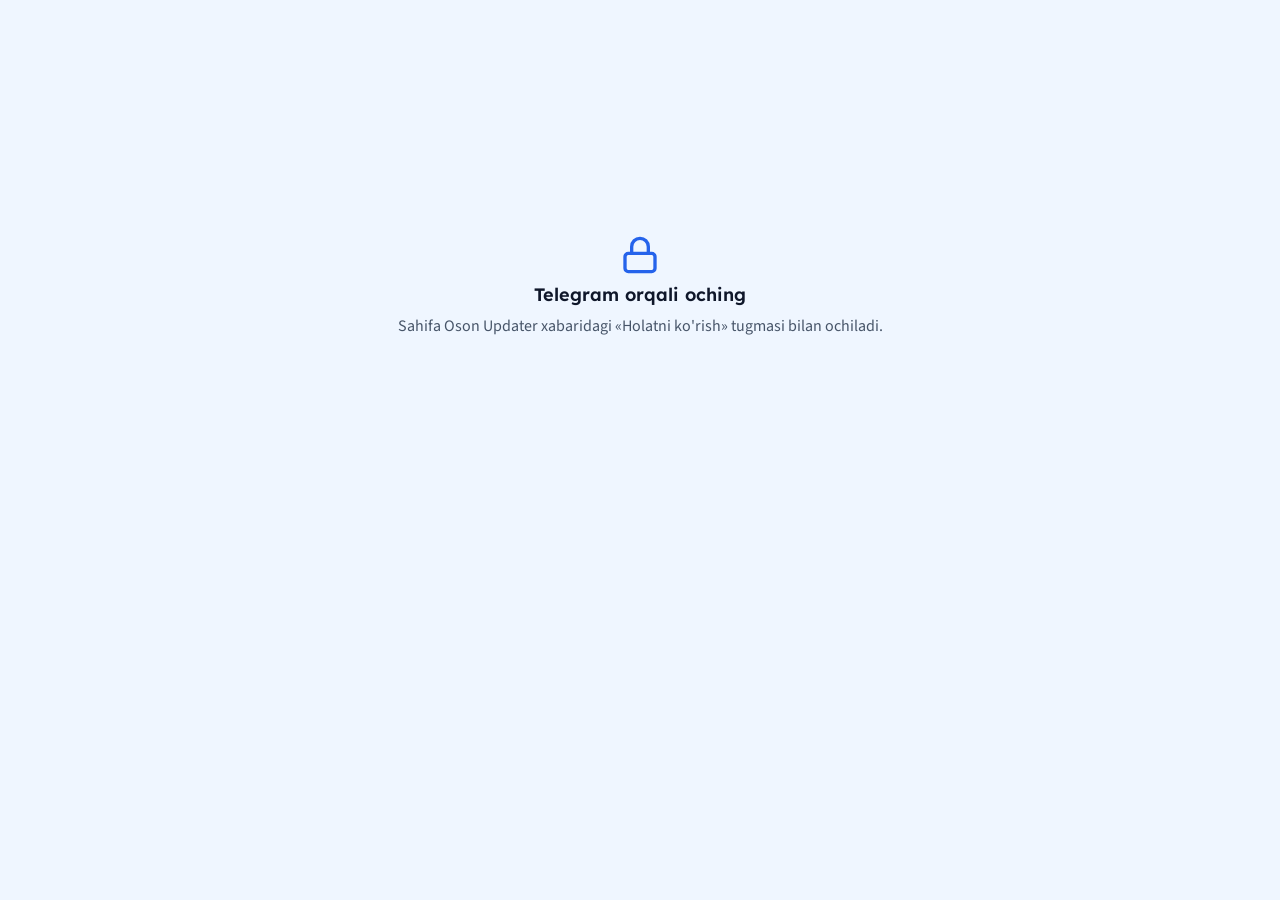
<file: updater/index.html>
<!doctype html>
<html lang="uz">
<head>
<meta charset="utf-8">
<meta name="viewport" content="width=device-width,initial-scale=1,maximum-scale=1,user-scalable=no,viewport-fit=cover">
<meta name="robots" content="noindex,nofollow">
<title>Oson Updater</title>
<!-- Oson Updater Mini App (Telegram). Manba: OsonProjects/updater/webapp/. Dizayn: UI UX Pro Max skill (.claude/skills/ui-ux-pro-max) —
     "Logistics/Delivery" profili: Minimalism & Swiss + Flat, Lexend / Source Sans 3. Ma'lumot: updater-api.osonacademy.uz (updater/api/). -->
<link rel="preconnect" href="https://fonts.googleapis.com">
<link rel="preconnect" href="https://fonts.gstatic.com" crossorigin>
<link rel="stylesheet" href="https://fonts.googleapis.com/css2?family=Lexend:wght@500;600;700&family=Source+Sans+3:wght@400;600&display=swap">
<link rel="stylesheet" href="app.css?v=20261125a">
<script src="https://telegram.org/js/telegram-web-app.js"></script>
</head>
<body>
<div id="ilova"></div>
<script type="module" src="app.js?v=20261125a"></script>
</body>
</html>
</file>
<file: darslar/app.css>
/* «Oson Darslar» Mini App — Oson Updater Mini App'ining (updater/webapp/app.css) ranglari va shriftlari, soddalashtirilgan.
   Ranglar ma'nosi: yashil — tayyor, ko'k — jarayonda, sariq — to'xtab turibdi / sizni kutyapti, kulrang — rejada. */
:root {
  --c-bg: #EFF6FF; --c-card: #FFFFFF; --c-fg: #0F172A; --c-muted: #475569; --c-faint: #64748B; --c-line: #DBE3EE;
  --c-primary: #2563EB; --c-primary-soft: #DBEAFE;
  --c-done: #15803D; --c-done-soft: #DCFCE7; --c-warn: #B45309; --c-warn-soft: #FEF3C7;
  --f-head: 'Lexend', system-ui, sans-serif; --f-body: 'Source Sans 3', system-ui, sans-serif;
  --r: 8px; --s1: 4px; --s2: 8px; --s3: 12px; --s4: 16px; --s5: 24px;
}
:root[data-theme="dark"] {
  --c-bg: #1c1f24; --c-card: #272b32; --c-fg: #EDEDED; --c-muted: #B3B9C2; --c-faint: #9AA1AB; --c-line: #3A3F47;
  --c-primary: #60A5FA; --c-primary-soft: #1F2B3E;
  --c-done: #4ADE80; --c-done-soft: #15241A; --c-warn: #FBBF24; --c-warn-soft: #2E2612;
}
* { box-sizing: border-box; }
html { background: var(--c-bg); color: var(--c-fg); font: 400 16px/1.5 var(--f-body); -webkit-font-smoothing: antialiased; scrollbar-width: none; }
html::-webkit-scrollbar { display: none; }
body { margin: 0; background: var(--c-bg); }
h1, h2 { font-family: var(--f-head); margin: 0; text-wrap: balance; }
p { margin: 0; text-wrap: pretty; }
a { color: inherit; text-decoration: none; }
button { font: inherit; color: inherit; }
:focus-visible { outline: 2px solid var(--c-primary); outline-offset: 2px; }
.ik { width: 20px; height: 20px; flex: none; }
main { max-width: 640px; margin: 0 auto; padding: var(--s4) var(--s4) calc(var(--s5) + env(safe-area-inset-bottom)); }
section { margin-top: var(--s5); }
h2 { font-size: 16px; font-weight: 600; margin-bottom: var(--s3); }
.bosh { color: var(--c-faint); padding: var(--s4) 0; }
.yangi { margin-top: var(--s5); color: var(--c-faint); font-size: 13px; text-align: center; }

.tepa h1 { font-size: 22px; font-weight: 700; line-height: 1.25; }
.osti { color: var(--c-faint); font-size: 14px; margin-top: var(--s1); }
.tepa .osti:first-child { margin: 0 0 var(--s1); }
.orqaga { display: inline-block; color: var(--c-primary); font-weight: 600; margin-bottom: var(--s3); }
.holat-katta { margin-top: var(--s2); font-weight: 600; color: var(--c-primary); }
.holat-katta.tayyor { color: var(--c-done); }
.holat-katta.rejada { color: var(--c-faint); }
.izoh { margin-top: var(--s2); color: var(--c-muted); }

/* Ruxsat kutilayotgan kreditlar */
.kutish { background: var(--c-warn-soft); border: 1px solid var(--c-warn); border-radius: var(--r); padding: var(--s3) var(--s4); margin-top: var(--s4); }
.kutish h2 { color: var(--c-warn); margin-bottom: var(--s2); }
.kr-royxat { list-style: none; margin: 0; padding: 0; display: grid; gap: var(--s3); }
.kr-tepa { display: flex; justify-content: space-between; gap: var(--s2); }
.kr-sana, .kr-dars, .kr-izoh, .kut-izoh { color: var(--c-muted); font-size: 14px; }
.kut-izoh { margin-top: var(--s3); }

/* Tablar */
.tablar { display: flex; gap: var(--s2); overflow-x: auto; margin: var(--s4) calc(-1 * var(--s4)) var(--s3); padding: 0 var(--s4); scrollbar-width: none; }
.tablar::-webkit-scrollbar { display: none; }
.tablar button { flex: none; min-height: 36px; padding: 0 var(--s3); border-radius: 18px; font-size: 15px; font-weight: 600; cursor: pointer;
  border: 1px solid var(--c-line); background: var(--c-card); }
.tablar button[aria-selected="true"] { background: var(--c-fg); color: var(--c-bg); border-color: var(--c-fg); }
.tablar b { font-variant-numeric: tabular-nums; opacity: .75; }

/* Dars qatori */
.qator { display: grid; grid-template-columns: 4px 1fr auto; gap: var(--s3); align-items: center; padding: var(--s3) var(--s3) var(--s3) 0;
  margin-bottom: var(--s2); background: var(--c-card); border: 1px solid var(--c-line); border-radius: var(--r); overflow: hidden; }
.qator:active { border-color: var(--c-primary); }
.qator .chiziq { align-self: stretch; background: var(--c-line); }
.qator.ishda .chiziq { background: var(--c-primary); }
.qator.pm .chiziq { background: var(--c-warn); }
.qator.tayyor .chiziq { background: var(--c-done); }
.qator > .ik { color: var(--c-faint); }
.qator-ich { display: grid; gap: 2px; min-width: 0; }
.qator-nom { font: 600 16px/1.3 var(--f-head); }
.qator-holat { color: var(--c-muted); font-size: 15px; }
.qator.ishda .qator-holat { color: var(--c-primary); font-weight: 600; }
.teglar { display: flex; align-items: flex-start; flex-wrap: wrap; gap: var(--s1); margin-top: var(--s1); }
.teg { display: inline-block; white-space: nowrap; font-size: 12px; font-weight: 600; padding: 1px 8px; border-radius: 10px; background: var(--c-primary-soft); color: var(--c-primary); }
.teg.kredit, .teg.h-kutilyapti { background: var(--c-warn-soft); color: var(--c-warn); }
.teg.h-bajarildi { background: var(--c-done-soft); color: var(--c-done); }

/* 7 bosqich belgisi */
.belgilar { list-style: none; margin: var(--s2) 0 0; padding: 0; display: grid; grid-template-columns: repeat(7, 1fr); }
.belgilar li { position: relative; display: grid; justify-items: center; gap: 2px; }
.belgilar li::before { content: ''; position: absolute; top: 10px; right: 50%; width: 100%; height: 2px; background: var(--c-line); }
.belgilar li:first-child::before { display: none; }
.belgilar li.t::before { background: var(--c-done); }
.nuqta { position: relative; z-index: 1; width: 22px; height: 22px; border-radius: 50%; display: grid; place-items: center; flex: none;
  background: var(--c-card); border: 2px solid var(--c-line); color: #fff; }
.nuqta .ik { width: 12px; height: 12px; }
.t > .nuqta { background: var(--c-done); border-color: var(--c-done); }
.j > .nuqta { border-color: var(--c-primary); background: var(--c-primary-soft); }
.k > .nuqta { border-color: var(--c-warn); background: var(--c-warn-soft); }
.yoq > .nuqta { border-style: dashed; opacity: .5; }
.b-nom { font-size: 10px; line-height: 1.15; color: var(--c-faint); text-align: center; }
.belgilar li.j .b-nom { color: var(--c-primary); font-weight: 600; }
.belgilar li.k .b-nom { color: var(--c-warn); font-weight: 600; }

/* Dars sahifasi: vertikal yo'l */
.yol { list-style: none; margin: 0; padding: 0; }
.qadam { position: relative; display: grid; grid-template-columns: 22px 1fr; gap: var(--s3); padding-bottom: var(--s4); }
.qadam::before { content: ''; position: absolute; left: 10px; top: 22px; bottom: 0; width: 2px; background: var(--c-line); }
.qadam:last-child::before { display: none; }
.qadam.t::before { background: var(--c-done); }
.q-nom { font-weight: 600; line-height: 22px; }
.q-holat { font-weight: 400; color: var(--c-faint); font-size: 14px; margin-left: var(--s1); }
.qadam.j .q-holat { color: var(--c-primary); font-weight: 600; }
.qadam.k .q-holat { color: var(--c-warn); font-weight: 600; }
.qadam.hozir .q-nom { color: var(--c-fg); }
.q-izoh { color: var(--c-muted); font-size: 14px; margin-top: var(--s1); }
.kadrlar { list-style: none; margin: var(--s2) 0 0; padding: 0; display: grid; gap: var(--s2); }
.kadr { display: grid; grid-template-columns: auto 1fr; gap: var(--s3); padding: var(--s2) var(--s3); background: var(--c-card);
  border: 1px solid var(--c-line); border-left: 3px solid var(--c-line); border-radius: var(--r); font-size: 14px; color: var(--c-muted); }
.kadr.t { border-left-color: var(--c-done); }
.kadr.j { border-left-color: var(--c-primary); }
.kadr.k { border-left-color: var(--c-warn); }
.kadr-n { font-weight: 600; color: var(--c-fg); white-space: nowrap; }
.kadr b { color: var(--c-fg); }

/* Fidbeklar */
.fb-royxat { list-style: none; margin: 0; padding: 0; display: grid; gap: var(--s2); }
.fb { padding: var(--s3); background: var(--c-card); border: 1px solid var(--c-line); border-radius: var(--r); }
.fb-tepa { display: flex; align-items: center; justify-content: space-between; gap: var(--s2); flex-wrap: wrap; }
.fb-sana { color: var(--c-faint); font-size: 13px; }
.fb-dars { display: block; margin-top: var(--s2); font: 600 15px/1.3 var(--f-head); color: var(--c-primary); }
.fb-matn { margin-top: var(--s1); }
.fb-natija { margin-top: var(--s1); color: var(--c-muted); font-size: 14px; }
.fb.bajarildi .fb-matn { color: var(--c-muted); }
.korish { display: inline-flex; align-items: center; min-height: 36px; margin-top: var(--s2); padding: 0 var(--s3); border-radius: 18px;
  background: var(--c-primary-soft); color: var(--c-primary); font-weight: 600; font-size: 14px; }
.korish:active { opacity: .7; }
.izoh-kichik { color: var(--c-faint); font-size: 13px; margin-top: var(--s2); }
</file>
<file: updater/app.css>
/* Oson Updater — B varianti. UI UX Pro Max: Logistics/Delivery (Minimalism & Swiss + Flat Design).
   Flat: soya va gradient yo'q, 1px chegara, kichik radius, ikonkalar ko'p; 3 ma'noli rang: ko'k — jarayon, to'q sariq — sizni kutyapti, yashil — tayyor. */
:root {
  --c-bg: #EFF6FF; --c-card: #FFFFFF; --c-fg: #0F172A; --c-muted: #475569; --c-faint: #64748B; --c-border: #BFDBFE; --c-line: #DBE3EE;
  --c-primary: #2563EB; --c-on-primary: #FFFFFF; --c-primary-soft: #DBEAFE;
  /* "sizni kutyapti" — to'q sariq emas, ko'k (Abdulloh: olovrang bog'liq emas); agent ishlayotgani — ko'k halqa */
  --c-wait: #1D4ED8; --c-wait-strong: #2563EB; --c-wait-soft: #DBEAFE; --c-on-wait: #FFFFFF;
  --c-done: #15803D; --c-done-soft: #DCFCE7; --c-bad: #DC2626; --c-bad-soft: #FEE2E2;
  --f-head: 'Lexend', system-ui, sans-serif; --f-body: 'Source Sans 3', system-ui, sans-serif;
  --r: 8px; --r-s: 4px;
  --s1: 4px; --s2: 8px; --s3: 12px; --s4: 16px; --s5: 24px; --s6: 32px;
  --t: 180ms ease;
}
:root[data-theme="dark"] {
  /* A bilan bir xil fon (Abdulloh, 2026-11-17): to'q kulrang, sof qora emas */
  --c-bg: #1c1f24; --c-card: #272b32; --c-fg: #EDEDED; --c-muted: #B3B9C2; --c-faint: #9AA1AB; --c-border: #3A3F47; --c-line: #3A3F47;
  --c-primary: #3B82F6; --c-primary-soft: #1C2433;
  --c-wait: #93C5FD; --c-wait-strong: #3B82F6; --c-wait-soft: #1F2B3E;
  --c-done: #4ADE80; --c-done-soft: #15241A; --c-bad: #F87171; --c-bad-soft: #2E1616;
}
* { box-sizing: border-box; }
html { background: var(--c-bg); color: var(--c-fg); font: 400 16px/1.5 var(--f-body); -webkit-font-smoothing: antialiased; }
body { margin: 0; }
h1, h2, h3 { font-family: var(--f-head); margin: 0; text-wrap: balance; }
p { margin: 0; text-wrap: pretty; }
button { font: inherit; color: inherit; }
:focus-visible { outline: 2px solid var(--c-primary); outline-offset: 2px; }
.ik { width: 20px; height: 20px; flex: none; }
main { max-width: 640px; margin: 0 auto; padding: var(--s4) var(--s4) calc(var(--s6) + env(safe-area-inset-bottom)); }


/* Ro'yxat */
/* sarlavha va filtr bitta qatorda — tepada bo'sh joy qolmaydi */
.tepa-qator { display: flex; align-items: center; justify-content: space-between; gap: var(--s2) var(--s3); flex-wrap: wrap; margin-bottom: var(--s4); }
.sarlavha { font-size: 22px; font-weight: 700; }
.filtr { display: flex; gap: var(--s2); }
.filtr button { min-height: 34px; padding: 0 var(--s3); border-radius: 17px; font-size: 14px; border: 1px solid var(--c-border); background: var(--c-card);
  font-weight: 600; cursor: pointer; transition: background-color var(--t), color var(--t); }
.filtr button[aria-pressed="true"] { background: var(--c-fg); color: var(--c-bg); border-color: var(--c-fg); }
.filtr b { font-variant-numeric: tabular-nums; }
.qator { width: 100%; display: grid; grid-template-columns: 4px 1fr auto; gap: var(--s3); align-items: center; text-align: left;
  padding: var(--s3) var(--s3) var(--s3) 0; margin-bottom: var(--s2); background: var(--c-card); border: 1px solid var(--c-line);
  border-radius: var(--r); cursor: pointer; overflow: hidden; transition: border-color var(--t); }
.qator:active { border-color: var(--c-primary); }
.qator .chiziq { align-self: stretch; background: var(--c-faint); }
.qator.kut .chiziq { background: var(--c-wait-strong); }
.qator.tayyor .chiziq { background: var(--c-done); }
.qator.xato .chiziq { background: var(--c-bad); }
.qator-nom { font: 600 17px/1.3 var(--f-head); }
.qator-dastur { color: var(--c-faint); font-size: 14px; }
.qator-holat { margin-top: var(--s1); font-size: 15px; color: var(--c-muted); }
.qator.kut .qator-holat { color: var(--c-wait); font-weight: 600; }
.qator .ik { color: var(--c-faint); }
/* scroll chizig'i ko'rinmaydi (surish ishlaydi) */
html { scrollbar-width: none; }
html::-webkit-scrollbar, body::-webkit-scrollbar { display: none; }
.sr { position: absolute; width: 1px; height: 1px; overflow: hidden; clip: rect(0 0 0 0); white-space: nowrap; }

/* Ro'yxatdagi 5 qadam belgisi: bajarilgan — yashil + ✓, hozirgisi — ko'k (sizni kutsa — to'q sariq), keyingilari — xira */
.belgilar { list-style: none; margin: var(--s3) 0 0; padding: 0; display: grid; grid-auto-flow: column; grid-auto-columns: minmax(0, 1fr); } /* qadamlar soni o'zgarsa ham (8 — Exode bilan) bitta qatorda */
.belgilar li { position: relative; display: grid; justify-items: center; gap: var(--s1); }
.belgilar li::before { content: ''; position: absolute; top: 15px; right: 50%; width: 100%; height: 2px; background: var(--c-line); }
.belgilar li:first-child::before { display: none; }
.belgilar li.t::before, .belgilar li.h::before { background: var(--c-done); }
.b-ik { position: relative; z-index: 1; width: 32px; height: 32px; border-radius: 50%; display: grid; place-items: center;
  background: var(--c-card); border: 2px solid var(--c-line); color: var(--c-faint); }
.b-ik > .ik { width: 17px; height: 17px; }
/* .qator .ik (o'ngdagi strelka rangi) belgilarga tushmasin — ular o'z rangini oladi */
.qator .b-ik .ik { color: inherit; }
.belgilar li.t .b-ik { background: var(--c-done-soft); border-color: var(--c-done); color: var(--c-done); }
/* hozirgi qadam belgisi doim bir xil (Abdulloh: halqa va to'liq doira ikki xil uslub bo'lib qolgan edi) */
.belgilar li.h .b-ik { background: var(--c-wait-strong); border-color: var(--c-wait-strong); color: #fff; }
.belgilar li.h.kut .b-ik { background: var(--c-wait-strong); border-color: var(--c-wait-strong); color: #fff; }
.b-ok { position: absolute; right: -5px; bottom: -4px; width: 16px; height: 16px; border-radius: 50%; display: grid; place-items: center;
  background: var(--c-done); color: var(--c-card); border: 2px solid var(--c-card); }
.b-ok .ik { width: 10px; height: 10px; }
.b-nom { font-size: 12px; line-height: 1.2; color: var(--c-faint); text-align: center; }
/* tor ekranda (telefon) 8 qadam sig'sin */
@media (max-width: 430px) {
  .b-ik { width: 28px; height: 28px; } .b-ik > .ik { width: 15px; height: 15px; } .belgilar li::before { top: 13px; }
  .b-nom { font-size: 10px; letter-spacing: -.1px; } /* so'z ichida bo'linmaydi, «Uzun video» — ikki qator */
  .qator { grid-template-columns: 4px 1fr; } .qator > .ik { display: none; } /* strelka joyi belgilarga — butun karta bosiladi */
}
.belgilar li.t .b-nom { color: var(--c-muted); }
/* o — bu ishga tegishli emas (masalan, eski update'da uzun video yo'q): xira, chiziqli */
.belgilar li.o .b-ik { border-style: dashed; opacity: .45; }
.belgilar li.o .b-nom { opacity: .5; text-decoration: line-through; }
.belgilar li.o::before { background: var(--c-done); }
.belgilar li.h .b-nom { color: var(--c-fg); font-weight: 600; }
.qator { grid-template-columns: 4px 1fr auto; }
.segment { display: flex; gap: 3px; margin-top: var(--s2); }
.segment i { flex: 1; height: 4px; border-radius: 2px; background: var(--c-line); }
.segment i.t { background: var(--c-done); }
.segment i.h { background: var(--c-primary); }
.qator.kut .segment i.h { background: var(--c-wait-strong); }

/* Update sahifasi */
.tepa { display: flex; align-items: flex-start; gap: var(--s2); margin-bottom: var(--s4); }
.orqa { width: 44px; height: 44px; margin-left: calc(-1 * var(--s3)); display: grid; place-items: center; border: 0; background: none; border-radius: var(--r); cursor: pointer; }
.chip { display: inline-flex; align-items: center; gap: var(--s1); padding: 2px var(--s2); border-radius: var(--r-s); font: 600 13px var(--f-head);
  background: var(--c-primary-soft); color: var(--c-primary); margin-bottom: var(--s1); }
.tepa h1 { font-size: 26px; line-height: 1.2; }

.hero { border-radius: var(--r); padding: var(--s4); margin-bottom: var(--s5); background: var(--c-card); border: 1px solid var(--c-line); }
.hero.kut { background: var(--c-wait-soft); border-color: transparent; }
.hero.tayyor { background: var(--c-done-soft); border-color: transparent; }
.hero.xato { background: var(--c-bad-soft); border-color: transparent; }
.hero-yorliq { display: flex; align-items: center; gap: var(--s2); font: 600 13px var(--f-head); letter-spacing: .04em; text-transform: uppercase; color: var(--c-primary); }
.hero.kut .hero-yorliq { color: var(--c-wait); }
.hero.tayyor .hero-yorliq { color: var(--c-done); }
.hero.xato .hero-yorliq { color: var(--c-bad); }
.hero-matn { margin-top: var(--s2); font: 600 20px/1.3 var(--f-head); }
.hero-qadam { margin-top: var(--s1); color: var(--c-muted); font-size: 15px; }
.tugma { width: 100%; min-height: 48px; margin-top: var(--s4); display: flex; align-items: center; justify-content: center; gap: var(--s2);
  border: 0; border-radius: var(--r); background: var(--c-primary); color: var(--c-on-primary); font: 600 16px var(--f-head); cursor: pointer; transition: opacity var(--t); }
.hero.kut .tugma { background: var(--c-wait-strong); color: var(--c-on-wait); }
.tugma:active { opacity: .85; }
a.tugma { text-decoration: none; }

/* Yo'l — 5 qadam vertikal */
.yol { list-style: none; margin: 0; padding: 0; }
.yq { position: relative; display: grid; grid-template-columns: 32px 1fr; column-gap: var(--s3); padding-bottom: var(--s4); }
.yq::before { content: ''; position: absolute; left: 15px; top: 32px; bottom: 0; width: 2px; background: var(--c-line); }
.yq:last-child::before { display: none; }
.yq.t::before { background: var(--c-done); }
.nuqta { width: 32px; height: 32px; border-radius: 50%; display: grid; place-items: center; font: 600 14px var(--f-head);
  background: var(--c-card); border: 2px solid var(--c-line); color: var(--c-faint); position: relative; z-index: 1; }
.nuqta .ik { width: 16px; height: 16px; }
.yq.t .nuqta { background: var(--c-done); border-color: var(--c-done); color: #fff; }
.yq.o::before { background: var(--c-done); }
.yq.o .nuqta { border-style: dashed; opacity: .5; }
.yq.o .yq-nom { color: var(--c-faint); text-decoration: line-through; }
.yq.h .nuqta { background: var(--c-wait-strong); border-color: var(--c-wait-strong); color: #fff; }
.yq.h.kut .nuqta { background: var(--c-wait-strong); border-color: var(--c-wait-strong); color: #fff; }
.yq-bosh { min-height: 32px; display: flex; align-items: center; gap: var(--s2); width: 100%; padding: 0; border: 0; background: none; text-align: left; }
button.yq-bosh { cursor: pointer; }
.yq-nom { font: 600 17px var(--f-head); }
.yq:not(.t):not(.h) .yq-nom { color: var(--c-faint); }
.yq-vaqt { margin-left: auto; color: var(--c-faint); font-size: 14px; font-variant-numeric: tabular-nums; }
button.yq-bosh .ik { color: var(--c-faint); transition: transform var(--t); }
button.yq-bosh[aria-expanded="true"] .ik { transform: rotate(90deg); }
.yq-ich { grid-column: 2; margin-top: var(--s2); display: grid; gap: var(--s2); }
.yq-izoh { grid-column: 2; color: var(--c-muted); font-size: 15px; }
.yq-ich > .yq-izoh { grid-column: auto; } /* qadam ichidagi izoh — ichki gridda ikkinchi ustun yaratmasin */

.quti { background: var(--c-card); border: 1px solid var(--c-line); border-radius: var(--r); }
.ro { list-style: none; margin: 0; padding: 0; }
.ro > li { padding: var(--s3); border-top: 1px solid var(--c-line); }
.ro > li:first-child { border-top: 0; }
/* PM materiali kartochkasi: plitka + nom/sana + "Ochish" (Telegram'dagi xabar) */
.materiallar { list-style: none; margin: 0; padding: 0; display: grid; gap: var(--s2); }
.mk { background: var(--c-card); border: 1px solid var(--c-line); border-radius: var(--r); overflow: hidden; }
.mk-bosh { display: flex; align-items: center; gap: var(--s3); padding: var(--s3); }
.mk-ik { width: 40px; height: 40px; flex: none; border-radius: var(--r); display: grid; place-items: center; background: var(--c-primary-soft); color: var(--c-primary); }
.mk-nom { min-width: 0; flex: 1; display: grid; }
.mk-nom b { font: 600 16px/1.3 var(--f-head); }
.mk-nom span { color: var(--c-faint); font-size: 14px; font-variant-numeric: tabular-nums; }
.mk-tg { flex: none; min-height: 40px; padding: 0 var(--s3); display: inline-flex; align-items: center; gap: var(--s2); border-radius: 20px;
  background: var(--c-primary); color: var(--c-on-primary); font: 600 14px var(--f-head); text-decoration: none; transition: opacity var(--t); }
.mk-tg .ik { width: 16px; height: 16px; }
.mk-tg:active { opacity: .85; }
.mk-matn { border-top: 1px solid var(--c-line); }
.mk-matn > summary { list-style: none; cursor: pointer; display: flex; align-items: center; min-height: 44px; padding: 0 var(--s3);
  color: var(--c-muted); font-size: 15px; font-weight: 600; }
.mk-matn > summary::-webkit-details-marker { display: none; }
.mk-matn > summary .ik { margin-left: auto; width: 18px; height: 18px; color: var(--c-faint); transition: transform var(--t); }
.mk-matn[open] > summary .ik { transform: rotate(90deg); }
.mk-matn .matn { margin: 0; padding: 0 var(--s3) var(--s3); }
.mat { display: flex; align-items: center; gap: var(--s2); color: inherit; text-decoration: none; min-height: 28px; }
.mat .ik:first-child { color: var(--c-primary); }
.mat span { margin-left: auto; color: var(--c-faint); font-size: 14px; font-variant-numeric: tabular-nums; }
a.mat .ik:last-child { color: var(--c-faint); width: 16px; height: 16px; }
.ochiq > summary { cursor: pointer; color: var(--c-primary); font-size: 15px; font-weight: 600; margin-top: var(--s1); }
.matn { white-space: pre-wrap; overflow-wrap: anywhere; color: var(--c-muted); font-size: 15px; margin-top: var(--s2); max-height: 320px; overflow: auto; }

.savol { display: grid; grid-template-columns: 20px 1fr; gap: var(--s2); }
.savol .ik { width: 18px; height: 18px; margin-top: 2px; color: var(--c-wait); }
.savol.j .ik { color: var(--c-done); }
.savol-javob { margin-top: var(--s1); color: var(--c-muted); font-size: 15px; }
.savol-javob b { color: var(--c-fg); font-weight: 600; }

/* Sahnalar — gorizontal tasma (kadrlar katta, barmoq bilan suriladi) */
.tasma { display: flex; gap: var(--s3); overflow-x: auto; scroll-snap-type: x mandatory; padding-bottom: var(--s2);
  margin-right: calc(-1 * var(--s4)); padding-right: var(--s4); scrollbar-width: none; }
.tasma::-webkit-scrollbar { display: none; }
.kadr { flex: 0 0 min(66%, 260px); scroll-snap-align: start; background: var(--c-card); border: 1px solid var(--c-line); border-radius: var(--r); overflow: hidden; }
/* video 1:1 — kadr ham kvadrat (Abdulloh, 2026-11-19) */
.kadr-rasm { aspect-ratio: 1 / 1; position: relative; background: var(--c-primary-soft); display: grid; place-items: center; }
.kadr-rasm img { width: 100%; height: 100%; object-fit: cover; display: block; }
.kadr-rasm p { padding: var(--s3) var(--s4); text-align: center; color: var(--c-muted); font-size: 15px; }
/* ikonkali eskiz — video kadri o'rniga: ton rangidagi fon, katta belgi(lar), ekrandagi yozuv */
.kadr-rasm.eskiz { display: flex; flex-direction: column; align-items: center; justify-content: center; gap: var(--s3); padding: var(--s3); }
.kadr-rasm.eskiz.muammo { background: var(--c-bad-soft); }
.kadr-rasm.eskiz.yechim { background: var(--c-done-soft); }
.e-ikonlar { display: flex; align-items: center; gap: var(--s3); }
.e-ik { width: 40px; height: 40px; display: grid; place-items: center; color: var(--c-primary); }
.e-ik.bosh { width: 72px; height: 72px; border-radius: 50%; background: var(--c-card); }
.e-ik svg { width: 60%; height: 60%; }
.e-ik:not(.bosh) svg { width: 100%; height: 100%; opacity: .85; }
.eskiz.muammo .e-ik { color: var(--c-bad); }
.eskiz.yechim .e-ik { color: var(--c-done); }
.kadr-rasm .e-yozuv { padding: 4px var(--s3); max-width: 90%; border-radius: var(--r-s); background: var(--c-card); color: var(--c-fg);
  font: 600 14px/1.3 var(--f-head); text-align: center; overflow: hidden; text-overflow: ellipsis; white-space: nowrap; }
.kadr-n { position: absolute; left: var(--s2); top: var(--s2); min-width: 24px; height: 24px; padding: 0 6px; border-radius: 12px; display: grid; place-items: center;
  font: 600 13px var(--f-head); background: var(--c-fg); color: var(--c-bg); font-variant-numeric: tabular-nums; }
.kadr-matn { padding: var(--s3); }
.kadr-matn b { font-family: var(--f-head); font-weight: 600; }
.kadr-matn p { margin-top: var(--s1); font-size: 15px; }
.kadr-ekran { color: var(--c-muted); }
.sanoq { color: var(--c-faint); font-size: 14px; }

.ichki { margin-top: var(--s5); }
.ichki > summary { cursor: pointer; display: flex; align-items: center; gap: var(--s2); color: var(--c-muted); font-weight: 600; min-height: 44px; }
.ichki ol { margin: 0; padding: 0 var(--s3) var(--s3) var(--s6); color: var(--c-muted); font-size: 15px; }
.ichki li { padding: 2px 0; }
.ichki li.t { color: var(--c-done); }
.ichki li.j { color: var(--c-fg); font-weight: 600; }

.bosh-ekran { min-height: 60vh; display: grid; place-items: center; text-align: center; gap: var(--s2); align-content: center; color: var(--c-muted); }
.bosh-ekran .ik { width: 40px; height: 40px; color: var(--c-primary); }
.bosh-ekran b { color: var(--c-fg); font: 600 18px var(--f-head); }
.skelet { height: 88px; border-radius: var(--r); background: var(--c-card); margin-bottom: var(--s2); animation: yon 1.2s ease-in-out infinite alternate; }
@keyframes yon { to { opacity: .5; } }
@media (prefers-reduced-motion: reduce) { *, *::before, *::after { animation-duration: .01ms !important; transition-duration: .01ms !important; } }

/* Relizlar (2026-11-20) */
.bolimlar { display: flex; gap: var(--s1); padding: 4px; margin-bottom: var(--s4); border-radius: 12px; background: var(--c-card); border: 1px solid var(--c-border); }
.bolimlar button { flex: 1; min-height: 38px; border: 0; border-radius: 9px; background: transparent; color: var(--c-muted); font: 600 15px var(--f-head); cursor: pointer; }
.bolimlar button[aria-selected="true"] { background: var(--c-fg); color: var(--c-bg); }
.bolimlar b { font-variant-numeric: tabular-nums; opacity: .7; }
.reliz-chip { margin-top: var(--s2); color: var(--c-primary); border: 0; cursor: pointer; }
.reliz-chip .ik { width: 14px; height: 14px; }
.chip .ik { width: 14px; height: 14px; }
.reliz-hisob { margin-top: 2px; font-size: 14px; color: var(--c-faint); }
.kichik-sarlavha { font: 600 15px var(--f-head); color: var(--c-muted); margin: var(--s5) 0 var(--s2); }
.reliz-ishlar { list-style: none; margin: 0; padding: 0; display: grid; gap: var(--s2); }
.reliz-ishlar button, .reliz-ishlar a { width: 100%; display: grid; grid-template-columns: 26px 1fr auto; gap: var(--s3); align-items: center; text-align: left;
  padding: var(--s3); border-radius: var(--r); border: 1px solid var(--c-border); background: var(--c-card); color: var(--c-fg); cursor: pointer; }
.reliz-ishlar b { display: block; font: 600 15px/1.3 var(--f-head); }
.reliz-ishlar small { color: var(--c-muted); font-size: 14px; }
.reliz-ishlar .ik { color: var(--c-faint); }
.ri-belgi { width: 26px; height: 26px; border-radius: 50%; display: grid; place-items: center; border: 2px dashed var(--c-faint); }
.ri-belgi.p { border: 0; background: var(--c-wait-strong); }
.ri-belgi.t { border: 0; background: var(--c-done); }
.ri-belgi .ik { width: 15px; height: 15px; color: #fff; }
/* tablar bo'lsa — sarlavha takrorlanmaydi, filtr tablarning ostida ixcham qator */
.bolimlar { margin-bottom: var(--s3); }
.tepa-qator.ixcham { margin-bottom: var(--s3); }

/* tablar + filtr tugmasi bitta qatorda (2026-11-20) */
.bolimlar-qator { display: flex; gap: var(--s2); align-items: stretch; margin-bottom: var(--s3); }
.bolimlar-qator .bolimlar { flex: 1; margin-bottom: 0; }
.filtr-joy { position: relative; display: flex; }
.filtr-tugma { position: relative; width: 48px; border-radius: 12px; border: 1px solid var(--c-border); background: var(--c-card); color: var(--c-muted);
  display: grid; place-items: center; cursor: pointer; }
.filtr-tugma .ik { width: 20px; height: 20px; }
.filtr-tugma[aria-expanded="true"] { border-color: var(--c-primary); color: var(--c-fg); }
.filtr-tugma.faol::after { content: ''; position: absolute; top: 8px; right: 8px; width: 8px; height: 8px; border-radius: 50%; background: var(--c-primary); }
.filtr-menyu { position: absolute; z-index: 5; top: calc(100% + 6px); right: 0; min-width: 210px; padding: 4px; border-radius: 12px;
  background: var(--c-card); border: 1px solid var(--c-border); box-shadow: 0 10px 30px rgba(0,0,0,.35); }
.filtr-menyu button { width: 100%; display: grid; grid-template-columns: 20px 1fr auto; gap: var(--s2); align-items: center; min-height: 44px;
  padding: 0 var(--s3); border: 0; border-radius: 9px; background: transparent; color: var(--c-fg); font: 500 15px var(--f-body, inherit); text-align: left; cursor: pointer; }
.filtr-menyu button:hover:not(:disabled) { background: var(--c-primary-soft); }
.filtr-menyu button:disabled { opacity: .45; cursor: default; }
.filtr-menyu b { color: var(--c-faint); font-variant-numeric: tabular-nums; }
.fm-ok .ik { width: 18px; height: 18px; color: var(--c-primary); }

/* dastur nomi — har kartochkada bir joyda: sarlavha tepasida, rangli nuqta bilan (2026-11-20) */
.qator-dastur.kassa, .qator-dastur.price { display: flex; align-items: center; gap: 6px; margin-bottom: 2px; font: 600 12px/1.4 var(--f-head); letter-spacing: .04em; text-transform: uppercase; color: var(--c-muted); }
.qator-dastur.kassa::before, .qator-dastur.price::before { content: ""; width: 7px; height: 7px; border-radius: 50%; background: var(--c-primary); }
.qator-dastur.price::before { background: var(--c-done); }
.reliz-ishlar a { text-decoration: none; color: inherit; }
.muqova-rasm { display: block; width: 100%; aspect-ratio: 16 / 9; object-fit: cover; border-radius: var(--r); border: 1px solid var(--c-border); }

/* Test savollari (2026-11-24) */
.tsavol p { margin: 0 0 var(--s2); }
.tsavol ul { list-style: none; margin: 0; padding: 0; display: grid; gap: 4px; }
.tsavol ul li { display: grid; grid-template-columns: 18px 1fr; gap: var(--s2); align-items: start; color: var(--c-muted); font-size: 15px; }
.tsavol ul li .ik { width: 16px; height: 16px; margin-top: 2px; }
.tsavol ul li .tv { width: 12px; height: 12px; margin: 4px 2px 0; border-radius: 50%; border: 1.5px solid var(--c-line); }
.tsavol ul li.togri { color: var(--c-done); font-weight: 600; }
.tsavol small { display: block; margin-top: var(--s2); color: var(--c-muted); font-size: 13px; }
/* Exode qadami (2026-11-25): joylab bo'lmagan sabab */
.exode-xato { color: var(--c-bad); display: flex; gap: 8px; align-items: flex-start; }
.exode-xato svg { width: 18px; height: 18px; flex: none; margin-top: 2px; }
</file>
